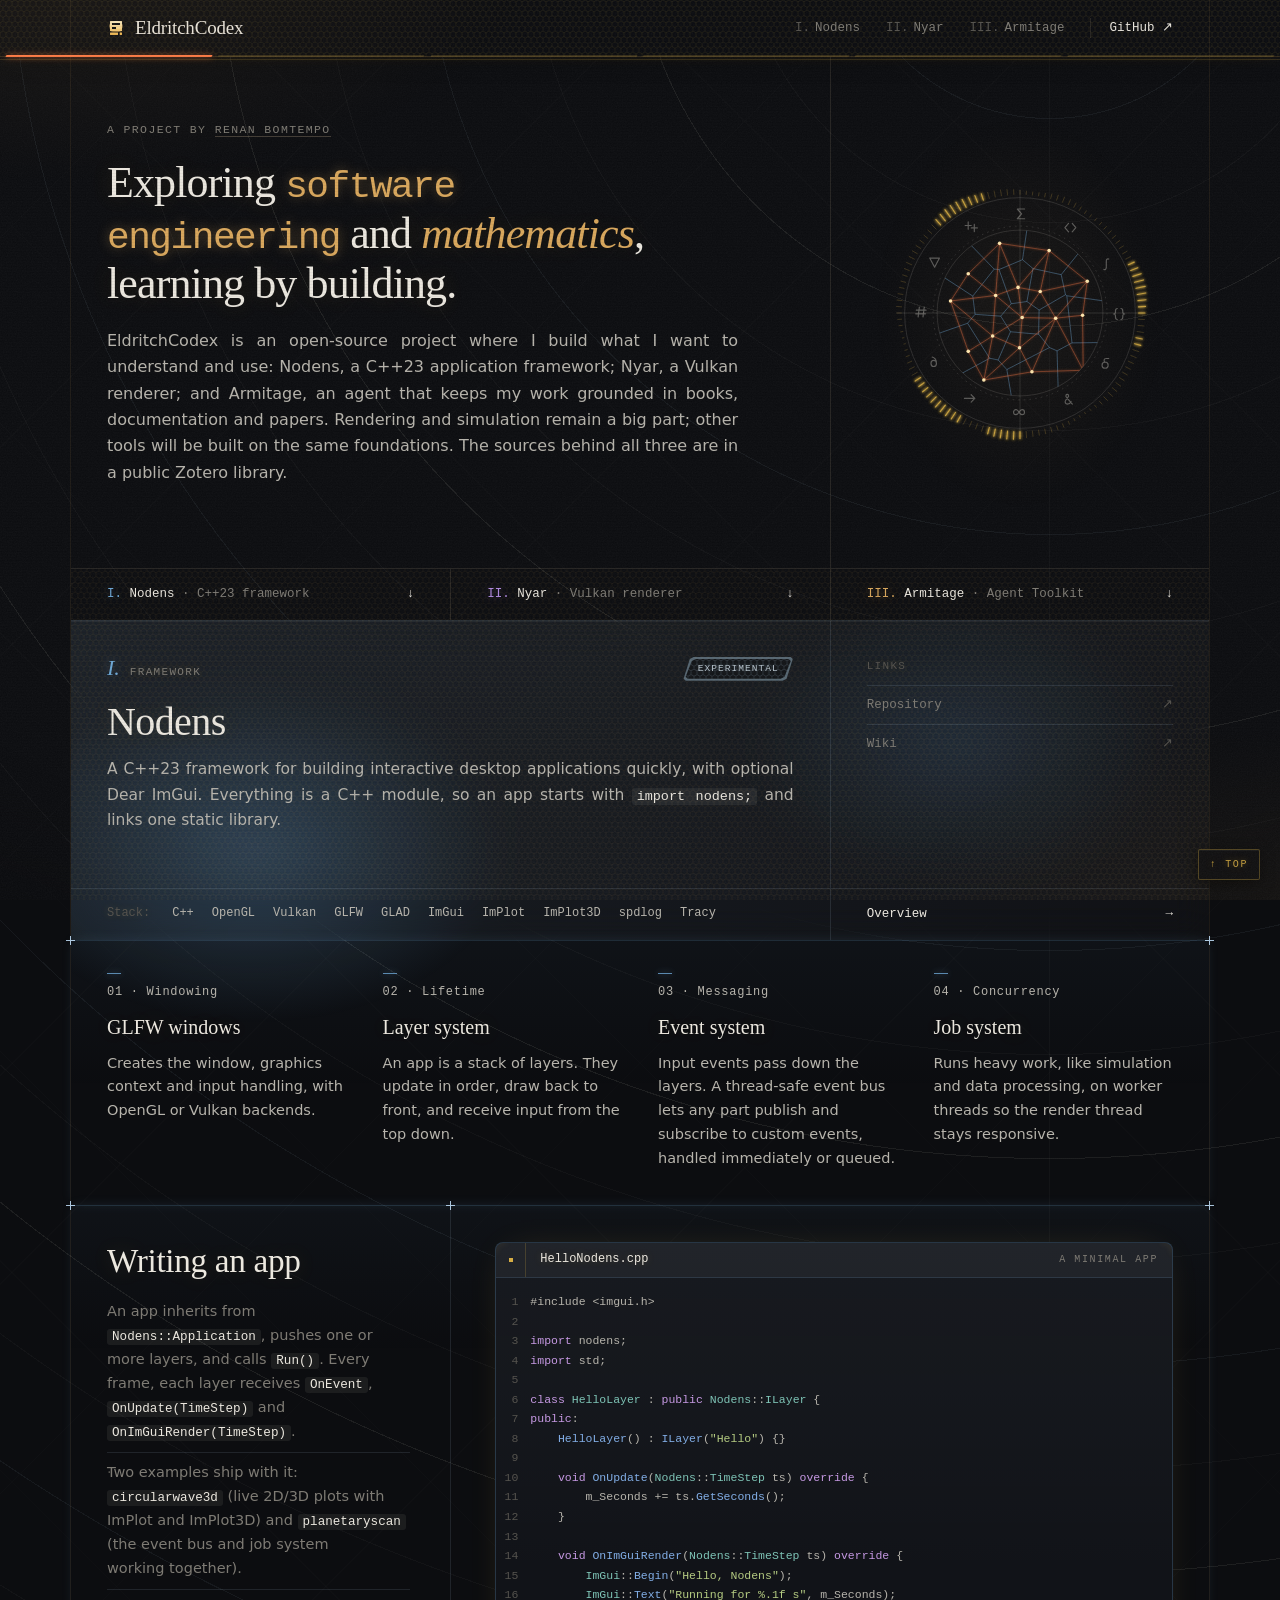
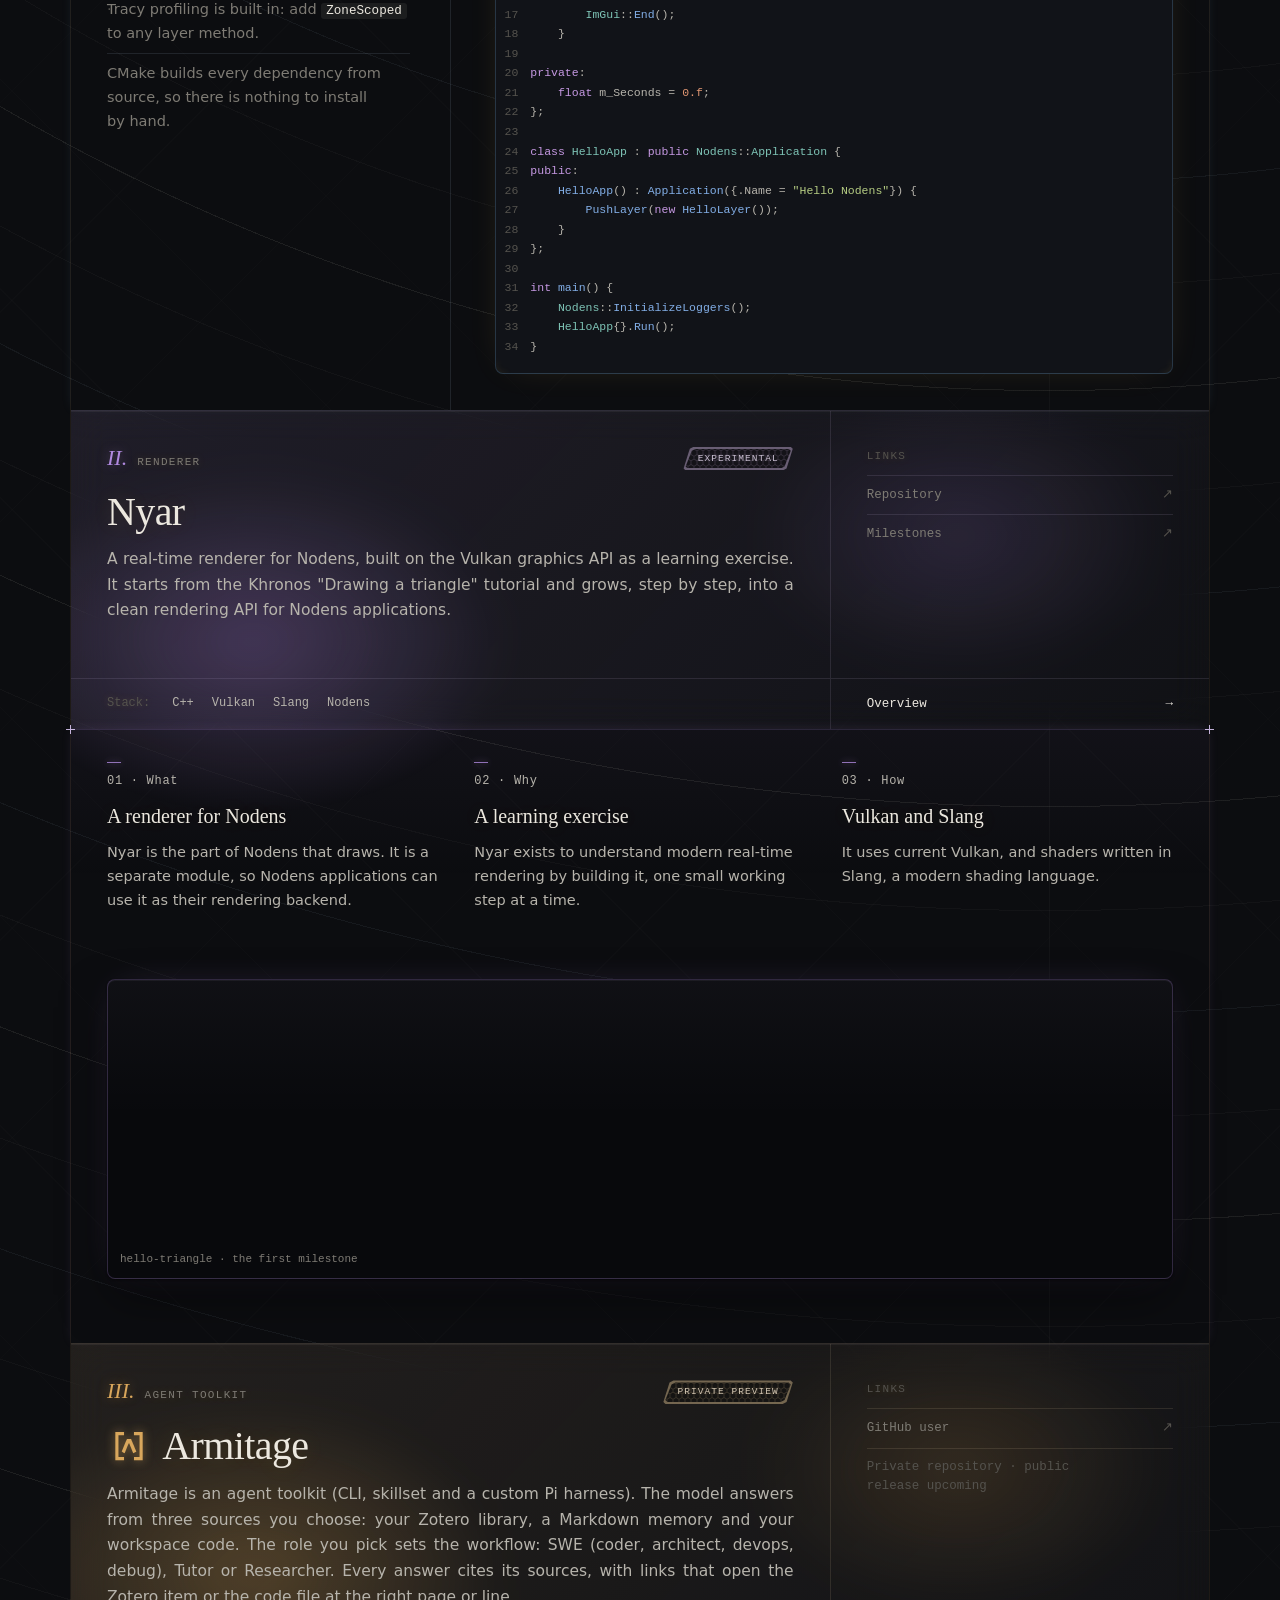
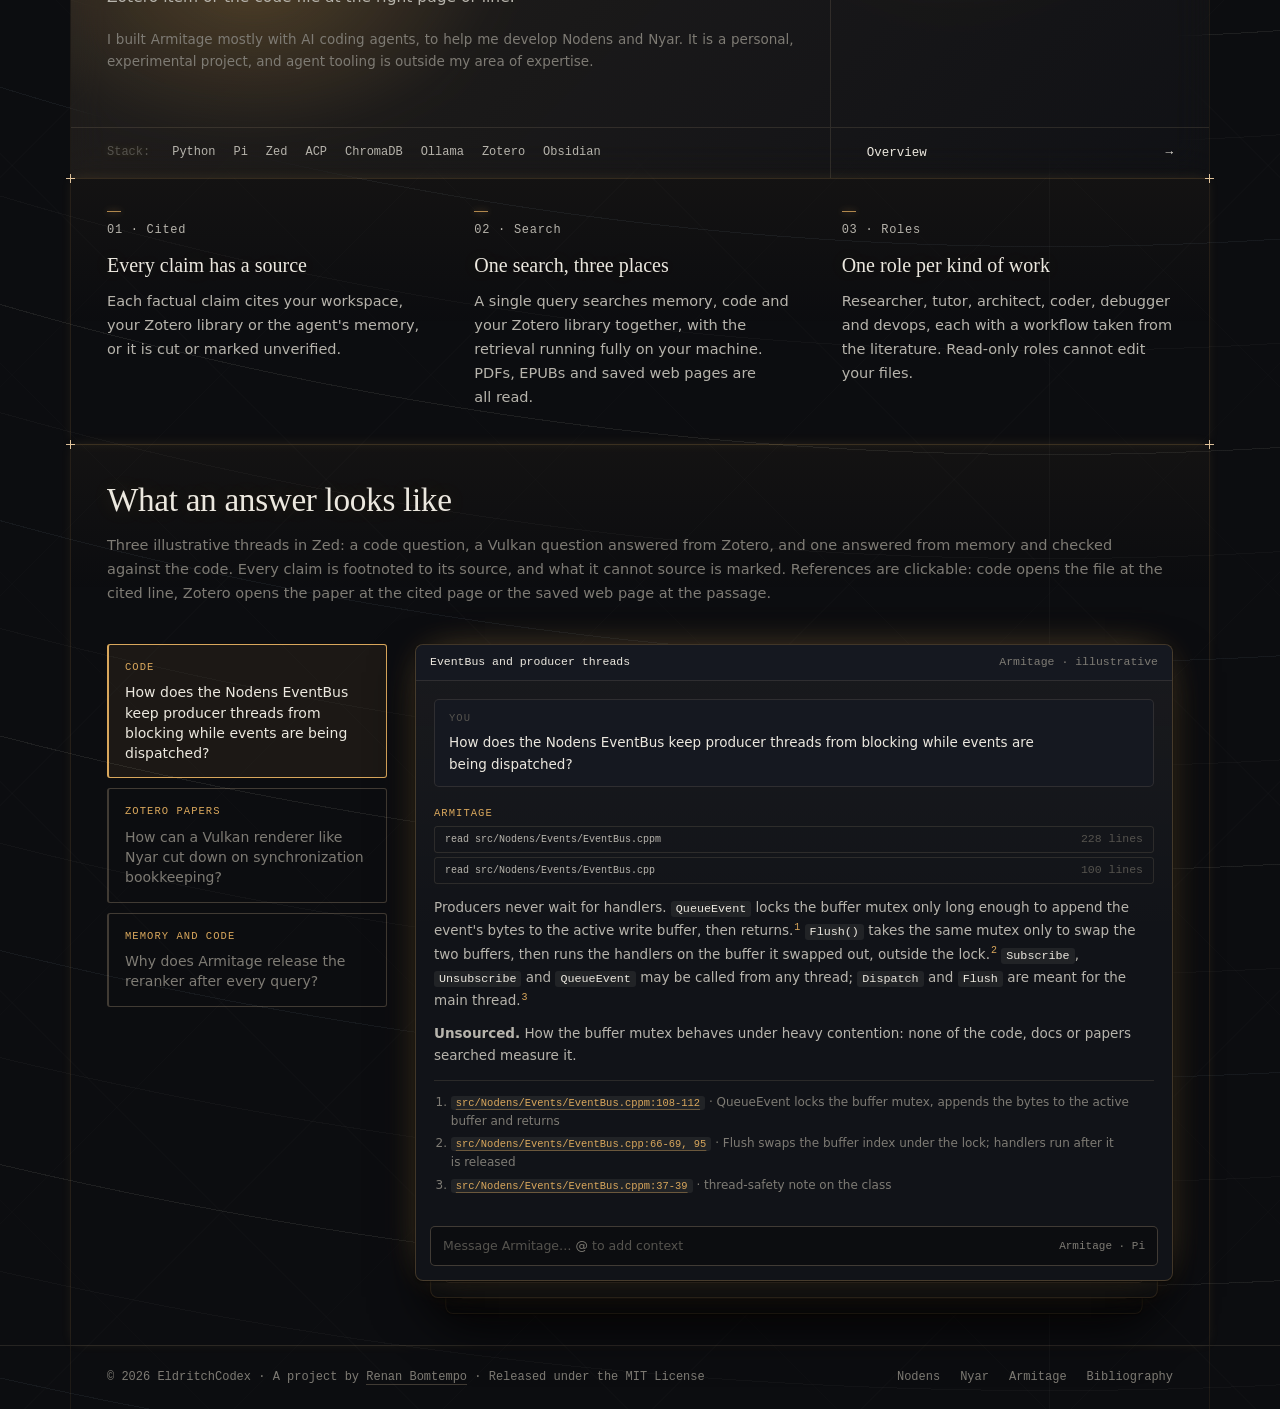
<file: index.html>
<!DOCTYPE html>
<html lang="en">

<head>
    <meta charset="UTF-8" />
    <meta name="viewport" content="width=device-width, initial-scale=1.0" />

    <!-- Security: restrict what the page can load; GitHub Pages cannot set response headers. -->
    <meta http-equiv="Content-Security-Policy"
        content="default-src 'self'; script-src 'self' https://www.googletagmanager.com; style-src 'self' https://fonts.googleapis.com; font-src https://fonts.gstatic.com; img-src 'self' data: https://*.doubleclick.net https://www.google.com.br https://www.googletagmanager.com https://*.google-analytics.com https://*.analytics.google.com https://analytics.google.com https://www.google.com; connect-src 'self' https://*.doubleclick.net https://www.google.com.br https://*.google-analytics.com https://*.analytics.google.com https://analytics.google.com https://*.googletagmanager.com https://www.google.com; frame-src https://www.googletagmanager.com; object-src 'none'; base-uri 'self'; form-action 'none'">
    <meta name="referrer" content="strict-origin-when-cross-origin">

    <script src="js/gtm.js?v=89" defer></script>

    <link rel="preconnect" href="https://fonts.googleapis.com">
    <link rel="preconnect" href="https://fonts.gstatic.com" crossorigin>
    <link href="https://fonts.googleapis.com/css2?family=Fraunces:ital,opsz,wght@0,9..144,300..600;1,9..144,300..600&family=IBM+Plex+Mono:wght@400;500&family=IBM+Plex+Sans:wght@400;500&display=swap"
        rel="stylesheet" media="print" id="google-fonts">
    <noscript><link href="https://fonts.googleapis.com/css2?family=Fraunces:ital,opsz,wght@0,9..144,300..600;1,9..144,300..600&family=IBM+Plex+Mono:wght@400;500&family=IBM+Plex+Sans:wght@400;500&display=swap" rel="stylesheet"></noscript>
    <link rel="stylesheet" href="css/style.css?v=89">
    <link rel="stylesheet" href="css/vfd.css?v=89">
    <link rel="icon" href="assets/favicon.svg" type="image/svg+xml">

    <title>EldritchCodex</title>
    <meta name="author" content="Renan Bomtempo">
    <meta name="description"
        content="Open-source projects by Renan Bomtempo: Nodens, a C++23 application framework; Nyar, a Vulkan renderer; and Armitage, a source-grounded agent toolkit.">
    <link rel="canonical" href="https://eldritchcodex.com/">
    <meta name="robots" content="index, follow, max-image-preview:large">
    <meta property="og:title" content="EldritchCodex" />
    <meta property="og:description"
        content="Open-source projects by Renan Bomtempo: Nodens, a C++23 application framework; Nyar, a Vulkan renderer; and Armitage, a source-grounded agent toolkit." />
    <meta property="og:url" content="https://eldritchcodex.com/" />
    <meta property="og:type" content="website" />
    <meta property="og:site_name" content="EldritchCodex" />
    <meta property="og:locale" content="en" />
    <meta property="og:image" content="https://eldritchcodex.com/assets/og-card.png" />
    <meta property="og:image:type" content="image/png" />
    <meta property="og:image:width" content="1200" />
    <meta property="og:image:height" content="630" />
    <meta property="og:image:alt"
        content="EldritchCodex: exploring software engineering and mathematics, learning by building." />
    <meta name="twitter:card" content="summary_large_image" />
    <meta name="twitter:title" content="EldritchCodex" />
    <meta name="twitter:description"
        content="Open-source projects by Renan Bomtempo: Nodens, a C++23 application framework; Nyar, a Vulkan renderer; and Armitage, a source-grounded agent toolkit." />
    <meta name="twitter:image" content="https://eldritchcodex.com/assets/og-card.png" />
    <meta name="twitter:image:alt"
        content="EldritchCodex: exploring software engineering and mathematics, learning by building." />
    <meta name="theme-color" content="#0c0d10">
    <script type="application/ld+json">
    {
      "@context": "https://schema.org",
      "@graph": [
        {
          "@type": "WebSite",
          "@id": "https://eldritchcodex.com/#website",
          "url": "https://eldritchcodex.com/",
          "name": "EldritchCodex",
          "description": "Open-source projects by Renan Bomtempo: Nodens, a C++23 application framework; Nyar, a Vulkan renderer; and Armitage, a source-grounded agent toolkit.",
          "inLanguage": "en",
          "author": { "@id": "https://eldritchcodex.com/#person" },
          "hasPart": [
            { "@id": "https://eldritchcodex.com/nodens/" },
            { "@id": "https://eldritchcodex.com/nyar/" },
            { "@id": "https://eldritchcodex.com/armitage/" }
          ]
        },
        {
          "@type": "Person",
          "@id": "https://eldritchcodex.com/#person",
          "name": "Renan Bomtempo",
          "url": "https://renanbomtempo.me/"
        },
        {
          "@type": "SoftwareSourceCode",
          "@id": "https://eldritchcodex.com/nodens/",
          "name": "Nodens",
          "description": "Module-first C++23 desktop application framework with layers, an event bus, a job system and ImGui.",
          "programmingLanguage": "C++",
          "url": "https://eldritchcodex.com/nodens/",
          "author": { "@id": "https://eldritchcodex.com/#person" },
          "isPartOf": { "@id": "https://eldritchcodex.com/#website" }
        },
        {
          "@type": "SoftwareSourceCode",
          "@id": "https://eldritchcodex.com/nyar/",
          "name": "Nyar",
          "description": "Real-time Vulkan renderer designed as a separate module for Nodens, using Slang shaders.",
          "programmingLanguage": "C++",
          "url": "https://eldritchcodex.com/nyar/",
          "author": { "@id": "https://eldritchcodex.com/#person" },
          "isPartOf": { "@id": "https://eldritchcodex.com/#website" }
        },
        {
          "@type": "SoftwareSourceCode",
          "@id": "https://eldritchcodex.com/armitage/",
          "name": "Armitage",
          "description": "An agent toolkit (CLI, skillset and custom Pi harness) that answers from your Zotero library, a Markdown memory and your workspace code, and cites each source.",
          "programmingLanguage": "Python",
          "url": "https://eldritchcodex.com/armitage/",
          "author": { "@id": "https://eldritchcodex.com/#person" },
          "isPartOf": { "@id": "https://eldritchcodex.com/#website" }
        }
      ]
    }
    </script>

</head>

<body>

    <!-- Google Tag Manager (noscript) -->
    <noscript><iframe src="https://www.googletagmanager.com/ns.html?id=GTM-PJDK65KS" height="0" width="0"
            style="display:none;visibility:hidden"></iframe></noscript>
    <!-- End Google Tag Manager (noscript) -->

    <header class="site-header">
        <div class="header-inner">
            <a class="wordmark" href="./">
                <svg viewBox="190 145 640 720" fill="currentColor" aria-hidden="true">
                    <path fill-rule="evenodd"
                        d="M240 195 Q512 167 784 195 Q819 420 784 647 Q512 675 240 647 Q205 420 240 195 Z M324 281 Q512 270 700 281 L704 375 Q512 372 320 375 Z M320 469 Q416 472 512 469 L512 566 Q416 566 324 562 Z" />
                    <path d="M240 738h363v90H240zM693 738h90v90h-90z" />
                </svg>
                EldritchCodex
            </a>
            <nav class="nav" aria-label="Primary">
                <a href="nodens/"><span class="num">I.</span>Nodens</a>
                <a href="nyar/"><span class="num">II.</span>Nyar</a>
                <a href="armitage/"><span class="num">III.</span>Armitage</a>
                <a class="ext hide-sm" href="https://github.com/eldritch-codex" target="_blank" rel="noopener">GitHub
                    ↗</a>
            </nav>
        </div>
    </header>

    <main class="wrap" id="top">

        <section class="row row--first">
            <div class="cell col-8 hero-copy">
                <div class="kicker">A project by <a href="https://renanbomtempo.me" target="_blank" rel="noopener">Renan
                        Bomtempo</a></div>
                <h1><span class="sr-only">EldritchCodex: </span>Exploring <span class="mono-word">software engineering</span>
                    and <em>mathematics</em>,<br>learning by building.
                </h1>
                <p>
                    EldritchCodex is an open-source project where I build what I want to understand and use: Nodens, a
                    C++23 application framework; Nyar, a Vulkan renderer; and Armitage, an agent that keeps my
                    work grounded in books, documentation and papers. Rendering and simulation remain a big part;
                    other tools will be built on the same foundations. The sources behind all three are in a
                    <a href="https://www.zotero.org/groups/6489354/eldritchcodex" target="_blank" rel="noopener">public Zotero library</a>.
                </p>
            </div>

            <div class="cell col-4 hero-art" aria-hidden="true">
                <svg class="astrolabe" viewBox="0 0 320 320" fill="none">
                    <g class="s-ink16" stroke-width="1">
                        <circle cx="160" cy="160" r="142" />
                        <circle cx="160" cy="160" r="102" />
                        <line x1="160" y1="8" x2="160" y2="312" />
                        <line x1="8" y1="160" x2="312" y2="160" />
                    </g>
                    <g class="spin-ring s-ink16" stroke-width="1">
                        <circle cx="160" cy="160" r="107" stroke-dasharray="2 5" />
                    </g>
                    <g id="astro-glyphs" class="s-ink35" stroke-width="1.9" stroke-linecap="round" stroke-linejoin="round">
                        <path data-c="12 12" transform="translate(160.0 38.0) scale(0.75) translate(-12 -12)" d="M18 4H6l7 8-7 8h12" />
                        <path data-c="12 12" transform="translate(221.0 54.4) scale(0.75) translate(-12 -12)" d="M9 5l-6 7 6 7M15 5l6 7-6 7" />
                        <path data-c="11 12" transform="translate(265.6 99.0) scale(0.75) translate(-11 -12)" d="M15 3.5c-2.5-1-4 .8-4 3.5v10c0 2.7-1.5 4.5-4 3.5" />
                        <path data-c="12 12" transform="translate(282.0 160.0) scale(0.75) translate(-12 -12)" d="M9 3c-3 0-3 2-3 4v2c0 2-1 3-3 3 2 0 3 1 3 3v2c0 2 0 4 3 4M15 3c3 0 3 2 3 4v2c0 2 1 3 3 3-2 0-3 1-3 3v2c0 2 0 4-3 4" />
                        <path data-c="12.5 12" transform="translate(265.6 221.0) scale(0.75) translate(-12.5 -12)" d="M12 10a5 5 0 1 0 0 10a5 5 0 1 0 0-10zM12 10C9.5 8 9.5 4 14 4h4" />
                        <path data-c="13.13 12" transform="translate(221.0 265.6) scale(0.75) translate(-13.13 -12)" d="M19 20L9.5 9C7.5 6.5 8.5 4 10.5 4s3.5 2.5 1.5 4.5L8.5 13C6 16 7.5 20 11 20c2.5 0 4.5-1.5 6-4.5" />
                        <path data-c="12 12" transform="translate(160.0 282.0) scale(0.75) translate(-12 -12)" d="M12 12c-2-3-3-4-5-4a4 4 0 0 0 0 8c2 0 3-1 5-4s3-4 5-4a4 4 0 0 1 0 8c-2 0-3-1-5-4z" />
                        <path data-c="11.5 12" transform="translate(99.0 265.6) scale(0.75) translate(-11.5 -12)" d="M3 12h17M14 6l6 6-6 6" />
                        <path data-c="11.5 12.25" transform="translate(54.4 221.0) scale(0.75) translate(-11.5 -12.25)" d="M11.5 10C14 10 16 12 16 15s-2 5-4.5 5S7 18 7 15s2-5 4.5-5zM16 15c0-6-3-9.5-7-10.5" />
                        <path data-c="11.5 12" transform="translate(38.0 160.0) scale(0.75) translate(-11.5 -12)" d="M9 4L7 20M17 4l-2 16M4 9h16M3 15h16" />
                        <path data-c="12 12.5" transform="translate(54.4 99.0) scale(0.75) translate(-12 -12.5)" d="M4 5h16l-8 15z" />
                        <path data-c="12 12" transform="translate(99.0 54.4) scale(0.75) translate(-12 -12)" d="M7 4v12M2 10h10M17 8v12M12 14h10" />
                    </g>
                    <filter id="astro-glow-soft" x="-30%" y="-30%" width="160%" height="160%"><feGaussianBlur stdDeviation="1" result="b"/><feMerge><feMergeNode in="b"/><feMergeNode in="SourceGraphic"/></feMerge></filter>
                    <filter id="astro-glow" x="-30%" y="-30%" width="160%" height="160%"><feGaussianBlur stdDeviation="1.8" result="b"/><feMerge><feMergeNode in="b"/><feMergeNode in="b"/><feMergeNode in="SourceGraphic"/></feMerge></filter>
                    <g transform="translate(160 160)"><path id="astro-sig" d="M146 0L152.8 0M108.5 97.7L113.9 102.6M103.2 103.2L108 108M97.7 108.5L102.1 113.4M91.9 113.5L96.3 118.9M85.8 118.1L90.4 124.4M52.3 136.3L54.8 142.8M45.1 138.9L46.8 144.1M37.8 141L38.9 145.2M30.4 142.8L31.1 146.2M22.8 144.2L23.3 147.4M15.3 145.2L15.6 148.5M7.6 145.8L7.8 149.3M0 146L0 149.6M-7.6 145.8L-7.8 149.3M-15.3 145.2L-15.6 148.5M-22.8 144.2L-23.3 147.4M-30.4 142.8L-31.1 146.2M-37.8 141L-38.9 145.2M-45.1 138.9L-46.8 144.1M-52.3 136.3L-54.8 142.8M-85.8 118.1L-90.4 124.4M-91.9 113.5L-96.3 118.9M-97.7 108.5L-102.1 113.4M-103.2 103.2L-108 108M-108.5 97.7L-113.9 102.6M-146 0L-152.7 0M-145.8 -7.6L-150.9 -7.9M-145.2 -15.3L-149 -15.7M-144.2 -22.8L-147.4 -23.3M-142.8 -30.4L-146 -31M-141 -37.8L-144.5 -38.7M-138.9 -45.1L-142.9 -46.4M-136.3 -52.3L-140.6 -54M-133.4 -59.4L-137.7 -61.3M-130.1 -66.3L-134.2 -68.4M-126.4 -73L-130.2 -75.2M-122.4 -79.5L-126.1 -81.9M-118.1 -85.8L-122 -88.6M-113.5 -91.9L-117.7 -95.3M-108.5 -97.7L-113.1 -101.8M-103.2 -103.2L-108 -108M-97.7 -108.5L-102.3 -113.6M-91.9 -113.5L-96 -118.5M-85.8 -118.1L-89.2 -122.8M-79.5 -122.4L-82.2 -126.6M-73 -126.4L-75.2 -130.3M-66.3 -130.1L-68.4 -134.2M-59.4 -133.4L-61.5 -138.2M-52.3 -136.3L-54.7 -142.4M52.3 -136.3L54.7 -142.4M59.4 -133.4L61.5 -138.2M66.3 -130.1L68.4 -134.2M73 -126.4L75.2 -130.3M79.5 -122.4L82.2 -126.6M85.8 -118.1L89.2 -122.8M91.9 -113.5L96 -118.5M97.7 -108.5L102.3 -113.6M103.2 -103.2L108 -108M108.5 -97.7L113.1 -101.8M113.5 -91.9L117.7 -95.3M118.1 -85.8L122 -88.6M122.4 -79.5L126.1 -81.9M126.4 -73L130.2 -75.2M130.1 -66.3L134.2 -68.4M133.4 -59.4L137.7 -61.3M136.3 -52.3L140.6 -54M138.9 -45.1L142.9 -46.4M141 -37.8L144.5 -38.7M142.8 -30.4L146 -31M144.2 -22.8L147.4 -23.3M145.2 -15.3L149 -15.7M145.8 -7.6L150.9 -7.9" stroke="rgba(246,198,74,0.2)" stroke-width="1.2" stroke-linecap="round" /><path id="astro-lit" d="M145.8 7.6L154.2 8.1M145.2 15.3L154.8 16.3M144.2 22.8L154.4 24.4M142.8 30.4L152.9 32.5M141 37.8L150.5 40.3M138.9 45.1L147.7 48M136.3 52.3L144.6 55.5M133.4 59.4L141.4 63M130.1 66.3L138 70.3M126.4 73L134.3 77.6M122.4 79.5L130.1 84.5M118.1 85.8L125.2 91M113.5 91.9L119.7 97M79.5 122.4L84.2 129.6M73 126.4L77.5 134.3M66.3 130.1L70.3 138M59.4 133.4L62.7 140.9M-59.4 133.4L-62.7 140.9M-66.3 130.1L-70.3 138M-73 126.4L-77.5 134.3M-79.5 122.4L-84.2 129.6M-113.5 91.9L-119.7 97M-118.1 85.8L-125.2 91M-122.4 79.5L-130.1 84.5M-126.4 73L-134.3 77.6M-130.1 66.3L-138 70.3M-133.4 59.4L-141.4 63M-136.3 52.3L-144.6 55.5M-138.9 45.1L-147.7 48M-141 37.8L-150.5 40.3M-142.8 30.4L-152.9 32.5M-144.2 22.8L-154.4 24.4M-145.2 15.3L-154.8 16.3M-145.8 7.6L-154.2 8.1M-45.1 -138.9L-47.6 -146.4M-37.8 -141L-40.2 -149.9M-30.4 -142.8L-32.4 -152.6M-22.8 -144.2L-24.4 -154.4M-15.3 -145.2L-16.3 -155.3M-7.6 -145.8L-8.2 -155.8M0 -146L0 -155.9M7.6 -145.8L8.2 -155.8M15.3 -145.2L16.3 -155.3M22.8 -144.2L24.4 -154.4M30.4 -142.8L32.4 -152.6M37.8 -141L40.2 -149.9M45.1 -138.9L47.6 -146.4" stroke="#f6c64a" stroke-width="1.4" stroke-linecap="round" filter="url(#astro-glow)" /></g>
                    <clipPath id="astro-clip"><circle cx="160" cy="160" r="102" /></clipPath>
                    <g clip-path="url(#astro-clip)">
                        <g transform="translate(160 160)">
                            <path id="astro-vor" d="M23.1 0L22.1 19.4M22.1 19.4L-14 24.3M-14 24.3L-27.2 4.9M-27.2 4.9L-11.2 -14.6M-11.2 -14.6L7.3 -14.1M7.3 -14.1L23.1 0M40.5 44.8L22.1 19.4M23.1 0L52.6 -17.5M52.6 -17.5L68.2 35.3M68.2 35.3L45.5 46.8M45.5 46.8L40.5 44.8M-20.4 58.1L-14 24.3M40.5 44.8L-13.4 66.5M-13.4 66.5L-20.4 58.1M-20.4 58.1L-44.4 54.1M-44.4 54.1L-66.6 15.2M-66.6 15.2L-55.9 3.5M-55.9 3.5L-27.2 4.9M-25 -51.2L-11.2 -14.6M-55.9 3.5L-60.2 -24.8M-60.2 -24.8L-28.7 -51.5M-28.7 -51.5L-25 -51.2M23.3 -51.4L7.3 -14.1M-25 -51.2L1.4 -68M1.4 -68L23.3 -51.4M57.6 -27L52.6 -17.5M23.3 -51.4L51.6 -47.7M51.6 -47.7L57.6 -27M228 26.5L68.2 35.3M57.6 -27L228 26.5M76.1 400L45.5 46.8M228 26.5L400 40.7M10.2 400L-13.4 66.5M-400 346.3L-44.4 54.1M-400 98.3L-66.6 15.2M-400 -254.3L-60.2 -24.8M-381.2 -400L-28.7 -51.5M25 -400L1.4 -68M298.5 -400L51.6 -47.7" stroke="rgba(110,168,214,0.5)" stroke-width="1" />
                            <path id="astro-del" d="M0 6L45.5 8.4M0 6L4.4 38.3M0 6L-36.2 30.6M0 6L-33.6 -21.5M0 6L1.1 -34.6M0 6L26.5 -23.7M45.5 8.4L4.4 38.3M45.5 8.4L26.5 -23.7M45.5 8.4L72.7 0.4M45.5 8.4L76.5 69.6M45.5 8.4L19 74.6M4.4 38.3L-36.2 30.6M4.4 38.3L19 74.6M4.4 38.3L-44.3 79M-36.2 30.6L-44.3 79M-36.2 30.6L-68.9 49.2M-36.2 30.6L-84.5 -13.8M-36.2 30.6L-33.6 -21.5M-33.6 -21.5L1.1 -34.6M-33.6 -21.5L-84.5 -13.8M-33.6 -21.5L-59.1 -51.5M-33.6 -21.5L-29.1 -81.8M1.1 -34.6L26.5 -23.7M1.1 -34.6L-29.1 -81.8M1.1 -34.6L33.5 -77.4M26.5 -23.7L72.7 0.4M26.5 -23.7L33.5 -77.4M26.5 -23.7L85.6 -40.9M72.7 0.4L76.5 69.6M72.7 0.4L85.6 -40.9M76.5 69.6L19 74.6M76.5 69.6L85.6 -40.9M19 74.6L-44.3 79M-44.3 79L-68.9 49.2M-68.9 49.2L-84.5 -13.8M-84.5 -13.8L-59.1 -51.5M-59.1 -51.5L-29.1 -81.8M-29.1 -81.8L33.5 -77.4M33.5 -77.4L85.6 -40.9" stroke="rgba(255,122,69,0.45)" stroke-width="1" filter="url(#astro-glow-soft)" />
                            <g id="astro-sites" fill="#ffe9b0" stroke="none"><circle cx="0" cy="6" r="2.2" /><circle cx="45.5" cy="8.4" r="2.2" /><circle cx="4.4" cy="38.3" r="2.2" /><circle cx="-36.2" cy="30.6" r="2.2" /><circle cx="-33.6" cy="-21.5" r="2.2" /><circle cx="1.1" cy="-34.6" r="2.2" /><circle cx="26.5" cy="-23.7" r="2.2" /><circle cx="72.7" cy="0.4" r="2.2" /><circle cx="76.5" cy="69.6" r="2.2" /><circle cx="19.0" cy="74.6" r="2.2" /><circle cx="-44.3" cy="79.0" r="2.2" /><circle cx="-68.9" cy="49.2" r="2.2" /><circle cx="-84.5" cy="-13.8" r="2.2" /><circle cx="-59.1" cy="-51.5" r="2.2" /><circle cx="-29.1" cy="-81.8" r="2.2" /><circle cx="33.5" cy="-77.4" r="2.2" /><circle cx="85.6" cy="-40.9" r="2.2" /></g>
                        </g>
                    </g>
                </svg>
            </div>
            <nav class="hero-projects" aria-label="Projects">
                <a class="hero-project" data-tone="nodens" href="#nodens"><span><span class="hero-project-index">I.</span> Nodens<span class="hero-project-kind"> · C++23 framework</span></span><span aria-hidden="true">↓</span></a>
                <a class="hero-project" data-tone="nyar" href="#nyar"><span><span class="hero-project-index">II.</span> Nyar<span class="hero-project-kind"> · Vulkan renderer</span></span><span aria-hidden="true">↓</span></a>
                <a class="hero-project" data-tone="armitage" href="#armitage"><span><span class="hero-project-index">III.</span> Armitage<span class="hero-project-kind"> · Agent Toolkit</span></span><span aria-hidden="true">↓</span></a>
            </nav>
        </section>

        <article id="nodens" class="chapter" data-tone="nodens">
            <header class="row chapter-header">
                <div class="cell col-8 chapter-head">
                    <div class="chapter-kicker">
                        <span class="chapter-index"><span class="roman">I</span><span
                                class="chapter-label">FRAMEWORK</span></span>
                        <span class="tag">experimental</span>
                    </div>
                    <h2>
                        Nodens
                    </h2>
                    <p>
                        A C++23 framework for building interactive desktop applications quickly, with optional Dear
                        ImGui. Everything is a C++ module, so an app starts with <code>import nodens;</code> and links
                        one static library.
                    </p>
                </div>
                <div class="chapter-stack dep-strip">
                    <span class="label">Stack:</span>
                    <a href="https://en.cppreference.com/w/cpp/23" target="_blank" rel="noopener">C++</a>
                    <a href="https://www.opengl.org/" target="_blank" rel="noopener">OpenGL</a>
                    <a href="https://www.vulkan.org/" target="_blank" rel="noopener">Vulkan</a>
                    <a href="https://www.glfw.org/" target="_blank" rel="noopener">GLFW</a>
                    <a href="https://glad.dav1d.de/" target="_blank" rel="noopener">GLAD</a>
                    <a href="https://github.com/ocornut/imgui" target="_blank" rel="noopener">ImGui</a>
                    <a href="https://github.com/epezent/implot" target="_blank" rel="noopener">ImPlot</a>
                    <a href="https://github.com/brenocq/implot3d" target="_blank" rel="noopener">ImPlot3D</a>
                    <a href="https://github.com/gabime/spdlog" target="_blank" rel="noopener">spdlog</a>
                    <a href="https://github.com/wolfpld/tracy" target="_blank" rel="noopener">Tracy</a>
                </div>
                <aside class="cell col-4 chapter-aside" aria-label="Nodens links">
                    <span class="aside-label">Links</span>
                    <ul class="chapter-links">
                        <li><a href="https://github.com/eldritch-codex/nodens" target="_blank"
                                rel="noopener">Repository</a></li>
                        <li><a href="https://github.com/eldritch-codex/nodens/wiki" target="_blank"
                                rel="noopener">Wiki</a></li>
                    </ul>
                </aside>
                <a class="chapter-cta" href="nodens/" aria-label="Read the Nodens overview">Overview <span aria-hidden="true">→</span></a>
            </header>

            <section class="sect sect--bare">
                <div class="sect-body">
                    <ul class="items">
                        <li><span class="item-idx">01 · Windowing</span>
                            <div>
                                <h4 aria-level="3">GLFW windows</h4>
                                <p>Creates the window, graphics context and input handling, with OpenGL or Vulkan
                                    backends.</p>
                            </div>
                        </li>
                        <li><span class="item-idx">02 · Lifetime</span>
                            <div>
                                <h4>Layer system</h4>
                                <p>An app is a stack of layers. They update in order, draw back to front, and receive
                                    input from the
                                    top down.</p>
                            </div>
                        </li>
                        <li><span class="item-idx">03 · Messaging</span>
                            <div>
                                <h4>Event system</h4>
                                <p>Input events pass down the layers. A thread-safe event bus lets any part publish and
                                    subscribe to
                                    custom events, handled immediately or queued.</p>
                            </div>
                        </li>
                        <li><span class="item-idx">04 · Concurrency</span>
                            <div>
                                <h4>Job system</h4>
                                <p>Runs heavy work, like simulation and data processing, on worker threads so the render
                                    thread
                                    stays responsive.</p>
                            </div>
                        </li>
                    </ul>
                </div>
            </section>

            <section class="sect">
                <div class="sect-intro">
                    <h3>Writing an app</h3>
                    <ul class="notes">
                        <li>An app inherits from <code>Nodens::Application</code>, pushes one or more layers, and calls
                            <code>Run()</code>. Every frame, each layer receives <code>OnEvent</code>,
                            <code>OnUpdate(TimeStep)</code> and <code>OnImGuiRender(TimeStep)</code>.
                        </li>
                        <li>Two examples ship with it: <code>circularwave3d</code> (live 2D/3D plots with ImPlot and
                            ImPlot3D) and <code>planetaryscan</code> (the event bus and job system working together).
                        </li>
                        <li>Tracy profiling is built in: add <code>ZoneScoped</code> to any layer method.</li>
                        <li>CMake builds every dependency from source, so there is nothing to install by hand.</li>
                    </ul>
                </div>
                <div class="sect-body">
                    <figure class="figure" data-tabgroup="">
                        <figcaption class="figure-bar">
                            <span class="figure-file">HelloNodens.cpp</span>
                            <span>a minimal app</span>
                        </figcaption>
                        <pre class="code" data-src="nodens-app"></pre>
                    </figure>
                </div>
            </section>
        </article>

        <article id="nyar" class="chapter" data-tone="nyar">
            <header class="row chapter-header">
                <div class="cell col-8 chapter-head">
                    <div class="chapter-kicker">
                        <span class="chapter-index"><span class="roman">II</span><span
                                class="chapter-label">RENDERER</span></span>
                        <span class="tag">experimental</span>
                    </div>
                    <h2>
                        Nyar
                    </h2>
                    <p>
                        A real-time renderer for Nodens, built on the Vulkan graphics API as a learning exercise. It
                        starts from the Khronos "Drawing a triangle" tutorial and grows, step by step, into a clean
                        rendering API for Nodens applications.
                    </p>
                </div>
                <div class="chapter-stack dep-strip">
                    <span class="label">Stack:</span>
                    <a href="https://en.cppreference.com/w/cpp/23" target="_blank" rel="noopener">C++</a>
                    <a href="https://docs.vulkan.org/spec/latest/index.html" target="_blank" rel="noopener">Vulkan</a>
                    <a href="https://github.com/shader-slang/slang" target="_blank" rel="noopener">Slang</a>
                    <a href="https://github.com/eldritch-codex/nodens" target="_blank" rel="noopener">Nodens</a>
                </div>
                <aside class="cell col-4 chapter-aside" aria-label="Nyar links">
                    <span class="aside-label">Links</span>
                    <ul class="chapter-links">
                        <li><a href="https://github.com/eldritch-codex/nyar" target="_blank"
                                rel="noopener">Repository</a></li>
                        <li><a href="https://github.com/eldritch-codex/nyar/milestones" target="_blank"
                                rel="noopener">Milestones</a></li>
                    </ul>
                </aside>
                <a class="chapter-cta" href="nyar/" aria-label="Read the Nyar overview">Overview <span aria-hidden="true">→</span></a>
            </header>

            <section class="sect sect--bare">
                <div class="sect-body">
                    <ul class="items">
                        <li><span class="item-idx">01 · What</span>
                            <div>
                                <h4 aria-level="3">A renderer for Nodens</h4>
                                <p>Nyar is the part of Nodens that draws. It is a separate module, so Nodens
                                    applications can use it as their rendering backend.</p>
                            </div>
                        </li>
                        <li><span class="item-idx">02 · Why</span>
                            <div>
                                <h4>A learning exercise</h4>
                                <p>Nyar exists to understand modern real-time rendering by building it, one small
                                    working step at a time.</p>
                            </div>
                        </li>
                        <li><span class="item-idx">03 · How</span>
                            <div>
                                <h4>Vulkan and Slang</h4>
                                <p>It uses current Vulkan, and shaders written in Slang, a modern shading language.</p>
                            </div>
                        </li>
                    </ul>
                    <div class="row">
                        <div class="cell">
                            <div class="stage-box">
                                <canvas id="triangle" aria-label="Live triangle preview"></canvas>
                                <div class="stage-caption">
                                    <span>hello-triangle · the first milestone</span>
                                    <span id="fps"></span>
                                </div>
                            </div>
                        </div>
                    </div>
                </div>
            </section>
        </article>

        <article id="armitage" class="chapter" data-tone="armitage">
            <header class="row chapter-header">
                <div class="cell col-8 chapter-head">
                    <div class="chapter-kicker">
                        <span class="chapter-index"><span class="roman">III</span><span class="chapter-label">AGENT
                                TOOLKIT</span></span>
                        <span class="tag">private preview</span>
                    </div>
                    <h2 class="has-mark">
                        <svg class="chapter-mark" viewBox="0 0 16 16" fill="none" aria-hidden="true">
                            <g transform="translate(2.5 13.5) scale(0.0044 -0.0044)" fill="currentColor">
                                <path
                                    d="M120 1240 l0 -1160 360 0 360 0 0 130 0 130 -230 0 -230 0 0 900 0 900 230 0 230 0 0 130 0 130 -360 0 -360 0 0 -1160z M1660 2270 l0 -130 230 0 230 0 0 -900 0 -900 -227 -2 -228 -3 -3 -127 -3 -128 361 0 360 0 0 1160 0 1160 -360 0 -360 0 0 -130z M1072 1813 c-21 -40 -422 -1010 -422 -1020 0 -15 232 -145 241 -135 4 4 69 158 144 342 75 184 150 368 167 408 28 68 49 88 61 60 96 -241 330 -805 336 -811 5 -5 233 107 259 128 1 1 -93 231 -209 511 -116 280 -213 515 -216 522 -4 9 -49 12 -179 12 -155 0 -174 -2 -182 -17z" />
                            </g>
                        </svg>
                        Armitage
                    </h2>
                    <p>
                        Armitage is an agent toolkit (CLI, skillset and a custom Pi harness). The model answers from three sources you choose: your Zotero library, a Markdown memory and your workspace code. The role you pick sets the workflow: SWE (coder, architect, devops, debug), Tutor or Researcher. Every answer cites its sources, with links that open the Zotero item or the code file at the right page or line.
                    </p>
                    <p class="chapter-note">
                        I built Armitage mostly with AI coding agents, to help me develop Nodens and Nyar. It is a
                        personal, experimental project, and agent tooling is outside my area of expertise.
                    </p>
                </div>
                <div class="chapter-stack dep-strip">
                    <span class="label">Stack:</span>
                    <a href="https://www.python.org/" target="_blank" rel="noopener">Python</a>
                    <a href="https://github.com/earendil-works/pi" target="_blank" rel="noopener">Pi</a>
                    <a href="https://zed.dev/" target="_blank" rel="noopener">Zed</a>
                    <a href="https://agentclientprotocol.com/" target="_blank" rel="noopener">ACP</a>
                    <a href="https://docs.trychroma.com/" target="_blank" rel="noopener">ChromaDB</a>
                    <a href="https://ollama.com/" target="_blank" rel="noopener">Ollama</a>
                    <a href="https://www.zotero.org/" target="_blank" rel="noopener">Zotero</a>
                    <a href="https://obsidian.md/" target="_blank" rel="noopener">Obsidian</a>
                </div>
                <aside class="cell col-4 chapter-aside" aria-label="Armitage links">
                    <span class="aside-label">Links</span>
                    <ul class="chapter-links">
                        <li><a href="https://github.com/armitage-agent" target="_blank"
                                rel="noopener">GitHub user</a></li>
                        <li class="is-note">Private repository · public release upcoming</li>
                    </ul>
                </aside>
                <a class="chapter-cta" href="armitage/" aria-label="Read the Armitage overview">Overview <span aria-hidden="true">→</span></a>
            </header>

            <section class="sect sect--bare">
                <div class="sect-body">
                    <ul class="items">
                        <li><span class="item-idx">01 · Cited</span>
                            <div>
                                <h4 aria-level="3">Every claim has a source</h4>
                                <p>Each factual claim cites your workspace, your Zotero library or the agent's memory,
                                    or it is cut or marked unverified.</p>
                            </div>
                        </li>
                        <li><span class="item-idx">02 · Search</span>
                            <div>
                                <h4>One search, three places</h4>
                                <p>A single query searches memory, code and your Zotero library together, with the
                                    retrieval running fully on your machine. PDFs, EPUBs and saved web pages are all
                                    read.</p>
                            </div>
                        </li>
                        <li><span class="item-idx">03 · Roles</span>
                            <div>
                                <h4>One role per kind of work</h4>
                                <p>Researcher, tutor, architect, coder, debugger and devops, each with a workflow taken
                                    from the literature. Read-only roles cannot edit your files.
                                </p>
                            </div>
                        </li>
                    </ul>
                </div>
            </section>

            <section class="sect sect--stack">
                <div class="sect-intro">
                    <h3>What an answer looks like</h3>
                    <p>Three illustrative threads in Zed: a code question, a Vulkan question answered from Zotero,
                        and one answered from memory and checked against the code. Every claim is footnoted to its
                        source, and what it cannot source is marked. References are clickable: code opens the file
                        at the cited line, Zotero opens the paper at the cited page or the saved web page at the
                        passage.</p>
                </div>
                <div class="sect-body">
                    <div class="zed-wrap">
                        <div class="zed-layout">
                            <ol aria-label="Choose a question" class="zed-list" hidden="">
                                <li><button aria-pressed="true" type="button">
                                        <span class="zed-source">Code</span>
                                        <span class="zed-q">How does the Nodens EventBus keep producer threads from
                                            blocking while events are being dispatched?</span>
                                    </button></li>
                                <li><button aria-pressed="false" type="button">
                                        <span class="zed-source">Zotero papers</span>
                                        <span class="zed-q">How can a Vulkan renderer like Nyar cut down on
                                            synchronization bookkeeping?</span>
                                    </button></li>
                                <li><button aria-pressed="false" type="button">
                                        <span class="zed-source">Memory and code</span>
                                        <span class="zed-q">Why does Armitage release the reranker after every
                                            query?</span>
                                    </button></li>
                            </ol>
                            <div class="zed-deck" id="zed-deck">
                                <article aria-label="Example 1 of 3: the Nodens EventBus" class="zed">
                                    <div class="zed-bar">
                                        <span class="zed-title">EventBus and producer threads</span>
                                        <span class="zed-meta">Armitage · illustrative</span>
                                    </div>
                                    <div class="zed-thread">
                                        <div class="zed-user">
                                            <span class="zed-role">You</span>
                                            <p>How does the Nodens EventBus keep producer threads from blocking while
                                                events
                                                are being dispatched?</p>
                                        </div>
                                        <div class="zed-agent">
                                            <span class="zed-role">Armitage</span>
                                            <ul class="zed-tools">
                                                <li><code>read src/Nodens/Events/EventBus.cppm</code><span>228
                                                        lines</span></li>
                                                <li><code>read src/Nodens/Events/EventBus.cpp</code><span>100
                                                        lines</span></li>
                                            </ul>
                                            <p>Producers never wait for handlers. <code>QueueEvent</code> locks the buffer
                                                mutex only long enough to append the event's bytes to the active
                                                write buffer, then returns.<sup class="zed-fn">1</sup>
                                                <code>Flush()</code> takes the same mutex only to
                                                swap the two buffers, then runs the handlers on the buffer it swapped
                                                out, outside
                                                the lock.<sup class="zed-fn">2</sup> <code>Subscribe</code>,
                                                <code>Unsubscribe</code> and <code>QueueEvent</code> may be called from
                                                any
                                                thread; <code>Dispatch</code> and <code>Flush</code> are meant for the
                                                main
                                                thread.<sup class="zed-fn">3</sup>
                                            </p>
                                            <p><strong>Unsourced.</strong> How the buffer mutex behaves under
                                                heavy
                                                contention: none of the code, docs or papers searched measure it.</p>
                                            <ol class="zed-notes">
                                                <li><code>src/Nodens/Events/EventBus.cppm:108-112</code> · QueueEvent locks
                                                    the
                                                    buffer mutex, appends the bytes to the active buffer and returns
                                                </li>
                                                <li><code>src/Nodens/Events/EventBus.cpp:66-69, 95</code> · Flush swaps the
                                                    buffer index under the lock; handlers run after it is released</li>
                                                <li><code>src/Nodens/Events/EventBus.cppm:37-39</code> · thread-safety note
                                                    on
                                                    the class</li>
                                            </ol>
                                        </div>
                                    </div>
                                    <div class="zed-input">
                                        <span>Message Armitage… <em>@</em> to add context</span>
                                        <span class="zed-model">Armitage · Pi</span>
                                    </div>
                                </article>
                                <article aria-label="Example 2 of 3: free Vulkan documentation in Zotero" class="zed">
                                    <div class="zed-bar">
                                        <span class="zed-title">Vulkan synchronization</span>
                                        <span class="zed-meta">Armitage · illustrative</span>
                                    </div>
                                    <div class="zed-thread">
                                        <div class="zed-user">
                                            <span class="zed-role">You</span>
                                            <p>How can a Vulkan renderer like Nyar cut down on synchronization
                                                bookkeeping?
                                            </p>
                                        </div>
                                        <div class="zed-agent">
                                            <span class="zed-role">Armitage</span>
                                            <ul class="zed-tools">
                                                <li><code>armitage zotero query "image layout transitions and pipeline
                                                        barriers with synchronization2" -c VZDLWHB2</code><span>5 passages
                                                        · 2
                                                        sources</span></li>
                                                <li><code>armitage zotero cite 4YKVG2VK -q
                                                        "Synchronization2 keeps the full barrier dependency in one struct"</code><span>verified · p. 103</span></li>
                                            </ul>
                                            <p>The SIGGRAPH 2026 Vulkan slides name three tools. Timeline semaphores let
                                                one
                                                semaphore stand for many increasing milestone values that the CPU and
                                                GPU
                                                can wait on, although swapchain acquire and present still use binary
                                                semaphores. Synchronization2, core since Vulkan 1.3, gives clearer
                                                dependency and submission structures. Unified image layouts mean fewer
                                                layout transitions.<sup class="zed-fn">1</sup> The Khronos Vulkan
                                                Tutorial
                                                shows the step they simplify: a pipeline barrier that commits an image
                                                layout transition to the command buffer together with its source and
                                                destination stages.<sup class="zed-fn">2</sup></p>
                                            <p><strong>Unsourced.</strong> How much these changes save: the slides
                                                present
                                                them as less bookkeeping, not as measured speedups.</p>
                                            <ol class="zed-notes">
                                                <li><code>How to Write a Vulkan Application in 2026 · pp. 101-104</code> ·
                                                    Potter et al. 2026, SIGGRAPH 2026 (Vulkan Documentation Project,
                                                    free online)</li>
                                                <li><code>Image Layout Transition · §46.1.14</code> · Khronos Vulkan
                                                    Tutorial, Barrier Execution and GPU Synchronization (free online)
                                                </li>
                                            </ol>
                                        </div>
                                    </div>
                                    <div class="zed-input">
                                        <span>Message Armitage… <em>@</em> to add context</span>
                                        <span class="zed-model">Armitage · Pi</span>
                                    </div>
                                </article>
                                <article aria-label="Example 3 of 3: memory checked against code" class="zed">
                                    <div class="zed-bar">
                                        <span class="zed-title">Why the reranker is released</span>
                                        <span class="zed-meta">Armitage · illustrative</span>
                                    </div>
                                    <div class="zed-thread">
                                        <div class="zed-user">
                                            <span class="zed-role">You</span>
                                            <p>Why does Armitage release the reranker after every query?</p>
                                        </div>
                                        <div class="zed-agent">
                                            <span class="zed-role">Armitage</span>
                                            <ul class="zed-tools">
                                                <li><code>armitage memory recall "reranker"</code><span>2 notes · both
                                                        stale</span></li>
                                                <li><code>armitage code symbol Reranker</code><span>1
                                                        definition</span></li>
                                                <li><code>armitage search "reranker keep_alive"</code><span>3
                                                        passages</span></li>
                                            </ul>
                                            <p>Memory has the answer but marks it stale, so I rechecked it against the
                                                docs
                                                and code, and it still holds. The reranker is loaded for one query and
                                                then
                                                released, and the query path unloads the embedding model first, so the
                                                two
                                                models never sit in VRAM together.<sup class="zed-fn">1</sup> In code,
                                                <code>Reranker</code> is a context manager whose <code>__exit__</code>
                                                calls
                                                <code>close()</code>,<sup class="zed-fn">2</sup> which moves the model
                                                off
                                                the GPU, empties the CUDA cache and logs the release.<sup
                                                    class="zed-fn">3</sup> The query embedding uses
                                                <code>keep_alive=0</code>, which is what unloads that model.<sup
                                                    class="zed-fn">4</sup>
                                            </p>
                                            <p><strong>Unsourced.</strong> How much VRAM the loaded reranker takes in
                                                total:
                                                the docs bound it but give no measured figure.</p>
                                            <ol class="zed-notes">
                                                <li><code>docs/03-retrieval-pipeline.md:208-211</code> · bounded VRAM:
                                                    reranker loaded for one query then released, embedding model
                                                    unloaded
                                                </li>
                                                <li><code>src/armitage_cli/retriever.py:203-208</code> · context manager;
                                                    __exit__ calls close()</li>
                                                <li><code>src/armitage_cli/retriever.py:302-317</code> · close() frees the
                                                    model
                                                    and the CUDA cache, then logs the release</li>
                                                <li><code>src/armitage_cli/retriever.py:392, 465</code> · embedding call
                                                    defaults to keep_alive=0</li>
                                            </ol>
                                        </div>
                                    </div>
                                    <div class="zed-input">
                                        <span>Message Armitage… <em>@</em> to add context</span>
                                        <span class="zed-model">Armitage · Pi</span>
                                    </div>
                                </article>
                            </div>
                        </div>
                    </div>
                </div>
            </section>
        </article>

    </main>

    <footer class="site-footer">
        <div class="wrap footer-inner">
            <span>© 2026 EldritchCodex · A project by <a href="https://renanbomtempo.me" target="_blank"
                    rel="noopener">Renan Bomtempo</a> · Released under the MIT License</span>
            <div class="footer-links">
                <a href="nodens/">Nodens</a>
                <a href="nyar/">Nyar</a>
                <a href="armitage/">Armitage</a>
                <a href="https://www.zotero.org/groups/6489354/eldritchcodex" target="_blank" rel="noopener">Bibliography</a>
            </div>
        </div>
    </footer>

    <a class="to-top" href="#top" aria-label="Back to top" title="Back to top">↑ TOP</a>

    <!-- Code & shell templates -->
    <script type="text/plain" id="src-nodens-app" data-lang="cpp">
#include <imgui.h>

import nodens;
import std;

class HelloLayer : public Nodens::ILayer {
public:
    HelloLayer() : ILayer("Hello") {}

    void OnUpdate(Nodens::TimeStep ts) override {
        m_Seconds += ts.GetSeconds();
    }

    void OnImGuiRender(Nodens::TimeStep ts) override {
        ImGui::Begin("Hello, Nodens");
        ImGui::Text("Running for %.1f s", m_Seconds);
        ImGui::End();
    }

private:
    float m_Seconds = 0.f;
};

class HelloApp : public Nodens::Application {
public:
    HelloApp() : Application({.Name = "Hello Nodens"}) {
        PushLayer(new HelloLayer());
    }
};

int main() {
    Nodens::InitializeLoggers();
    HelloApp{}.Run();
}
</script>

    <script src="js/bg-field.js?v=89" defer></script>
    <script src="js/astrolabe.js?v=89" defer></script>
    <script src="js/zed-deck.js?v=89" defer></script>
    <script src="js/main.js?v=89" defer></script>
    <script src="js/vfd.js?v=89" defer></script>
</body>

</html>
</file>
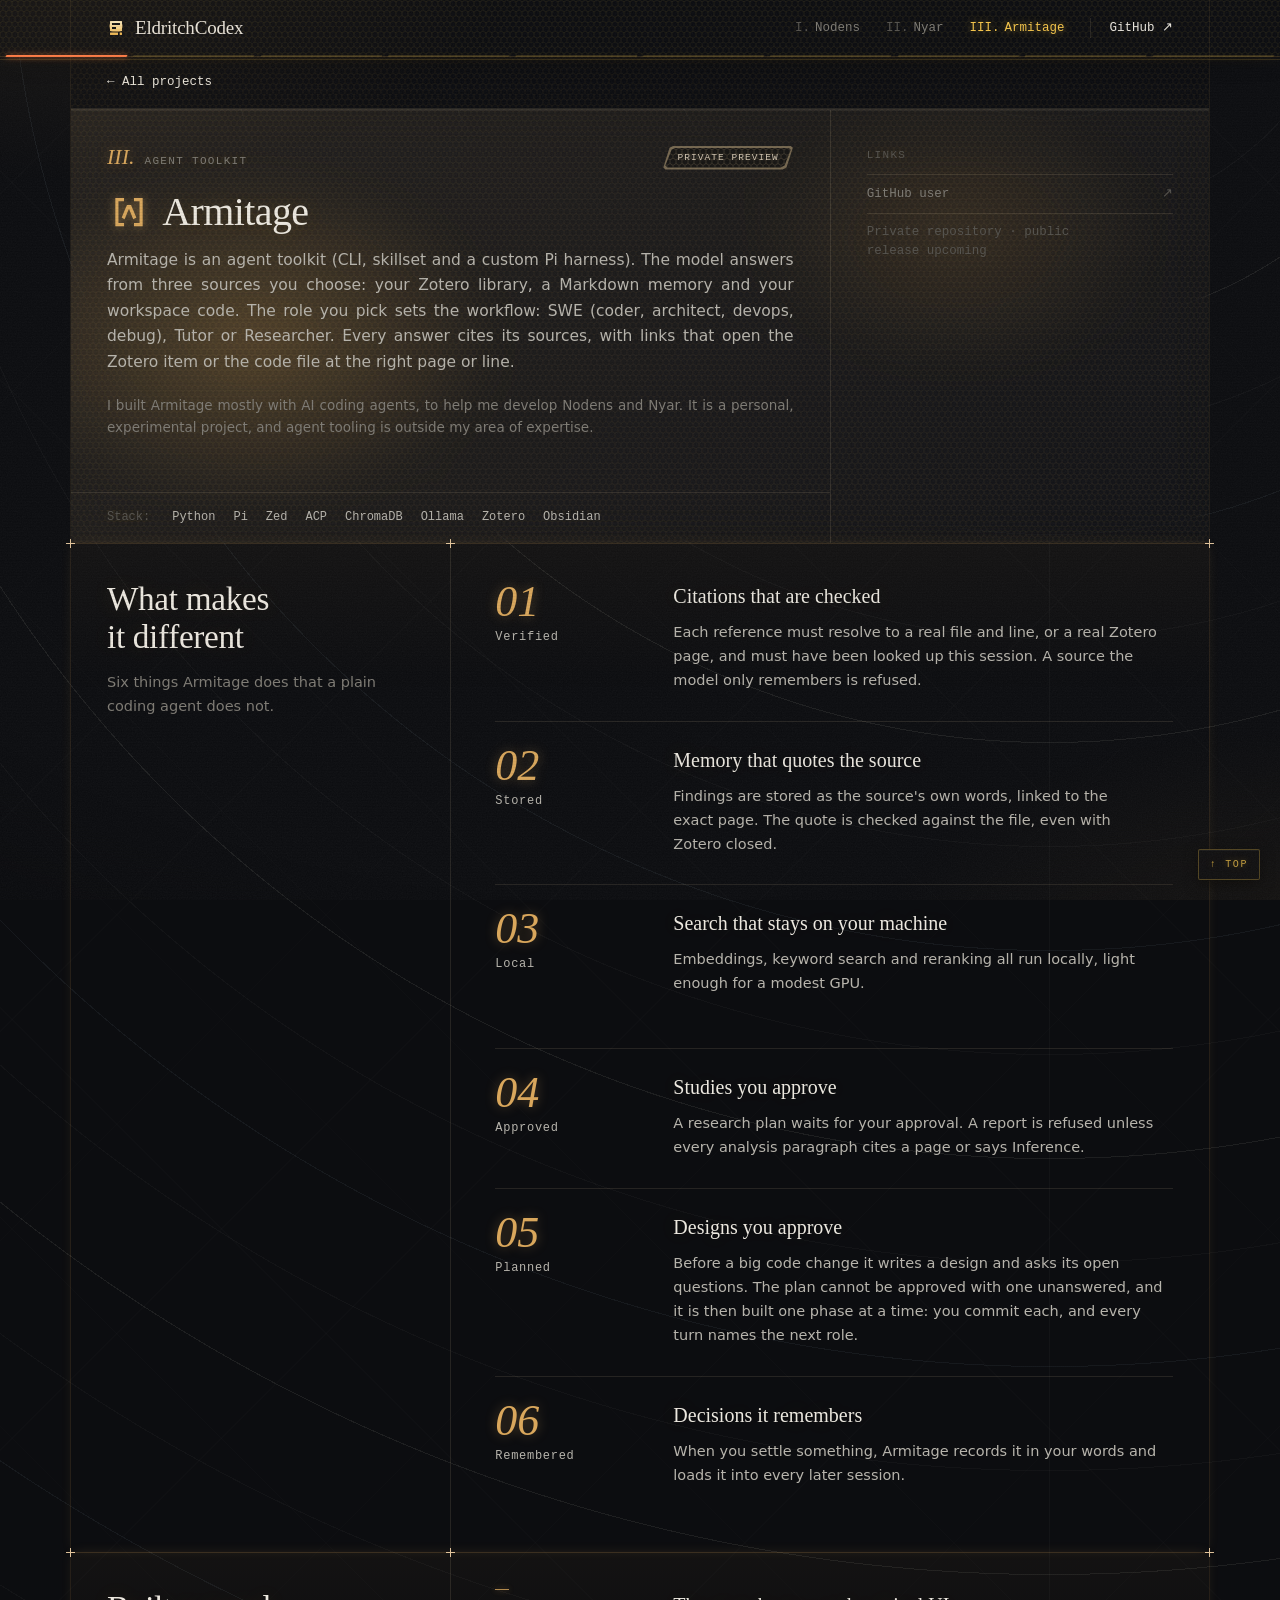
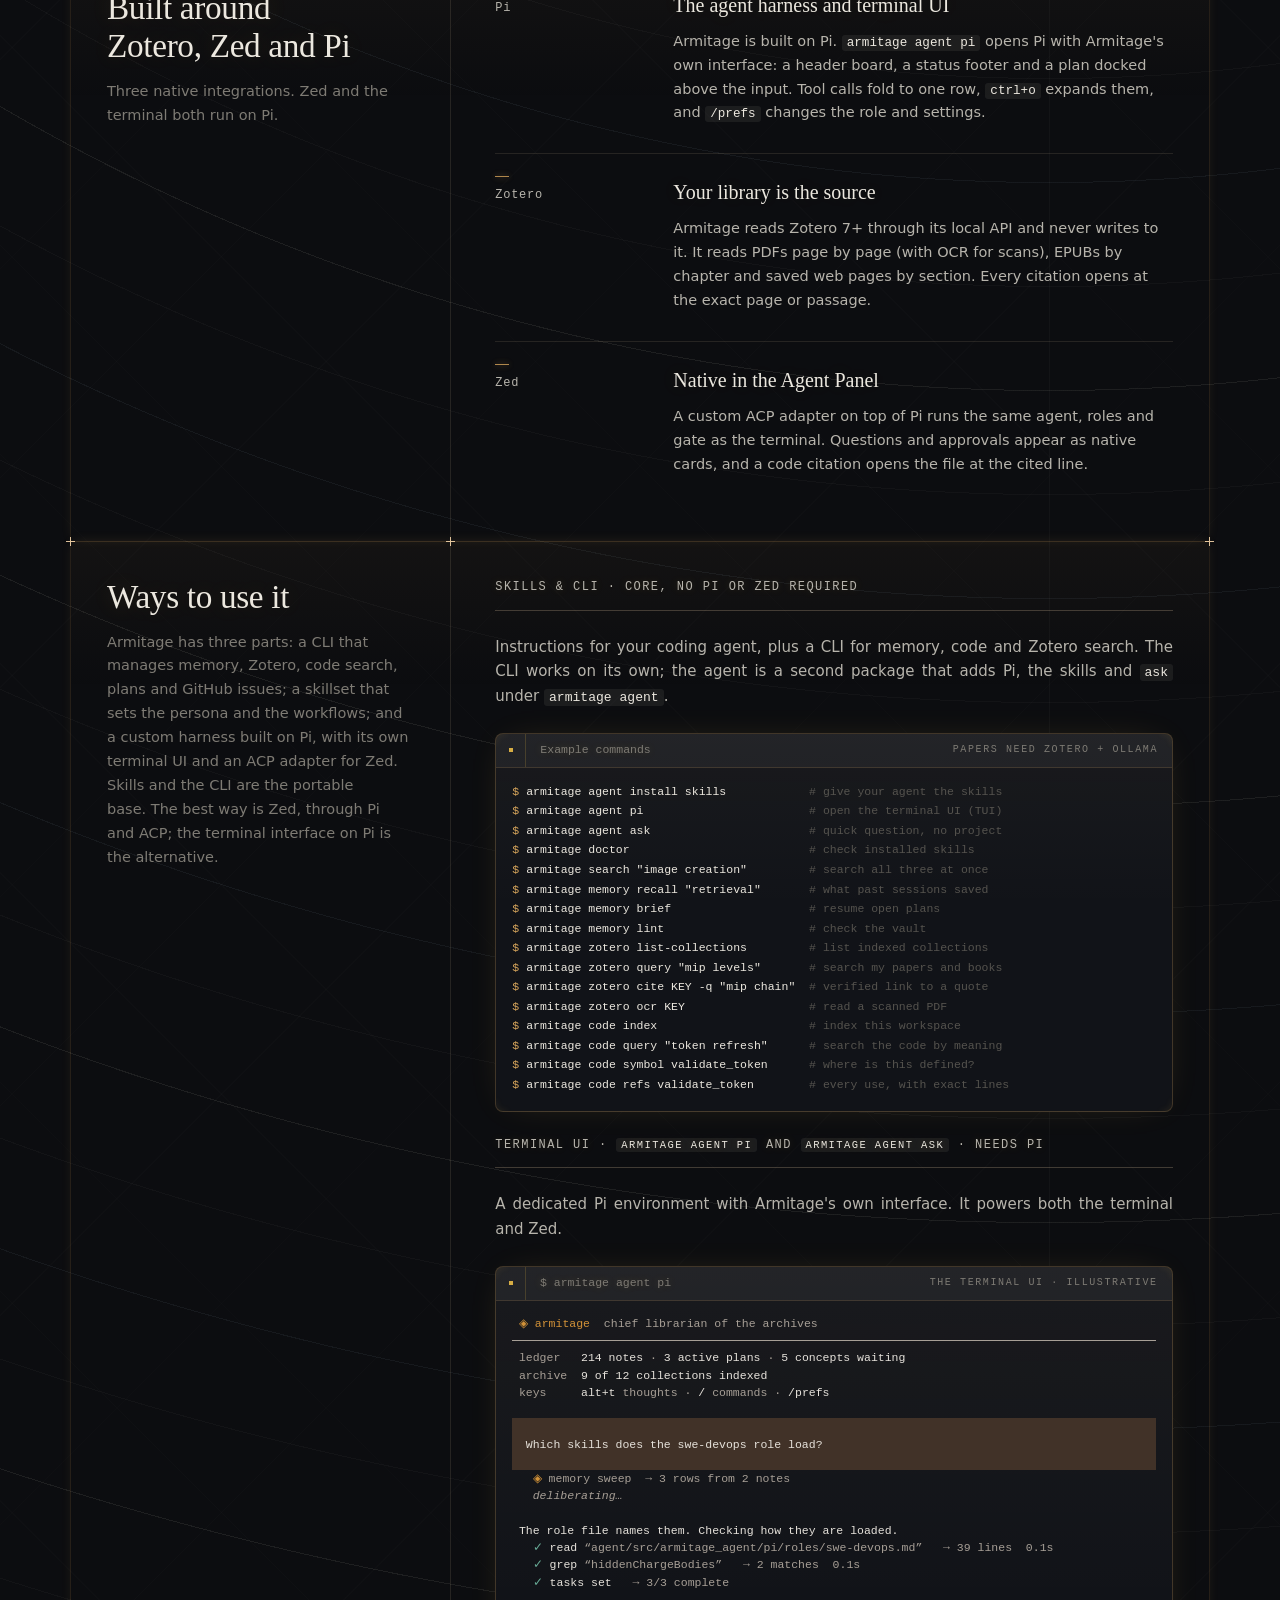
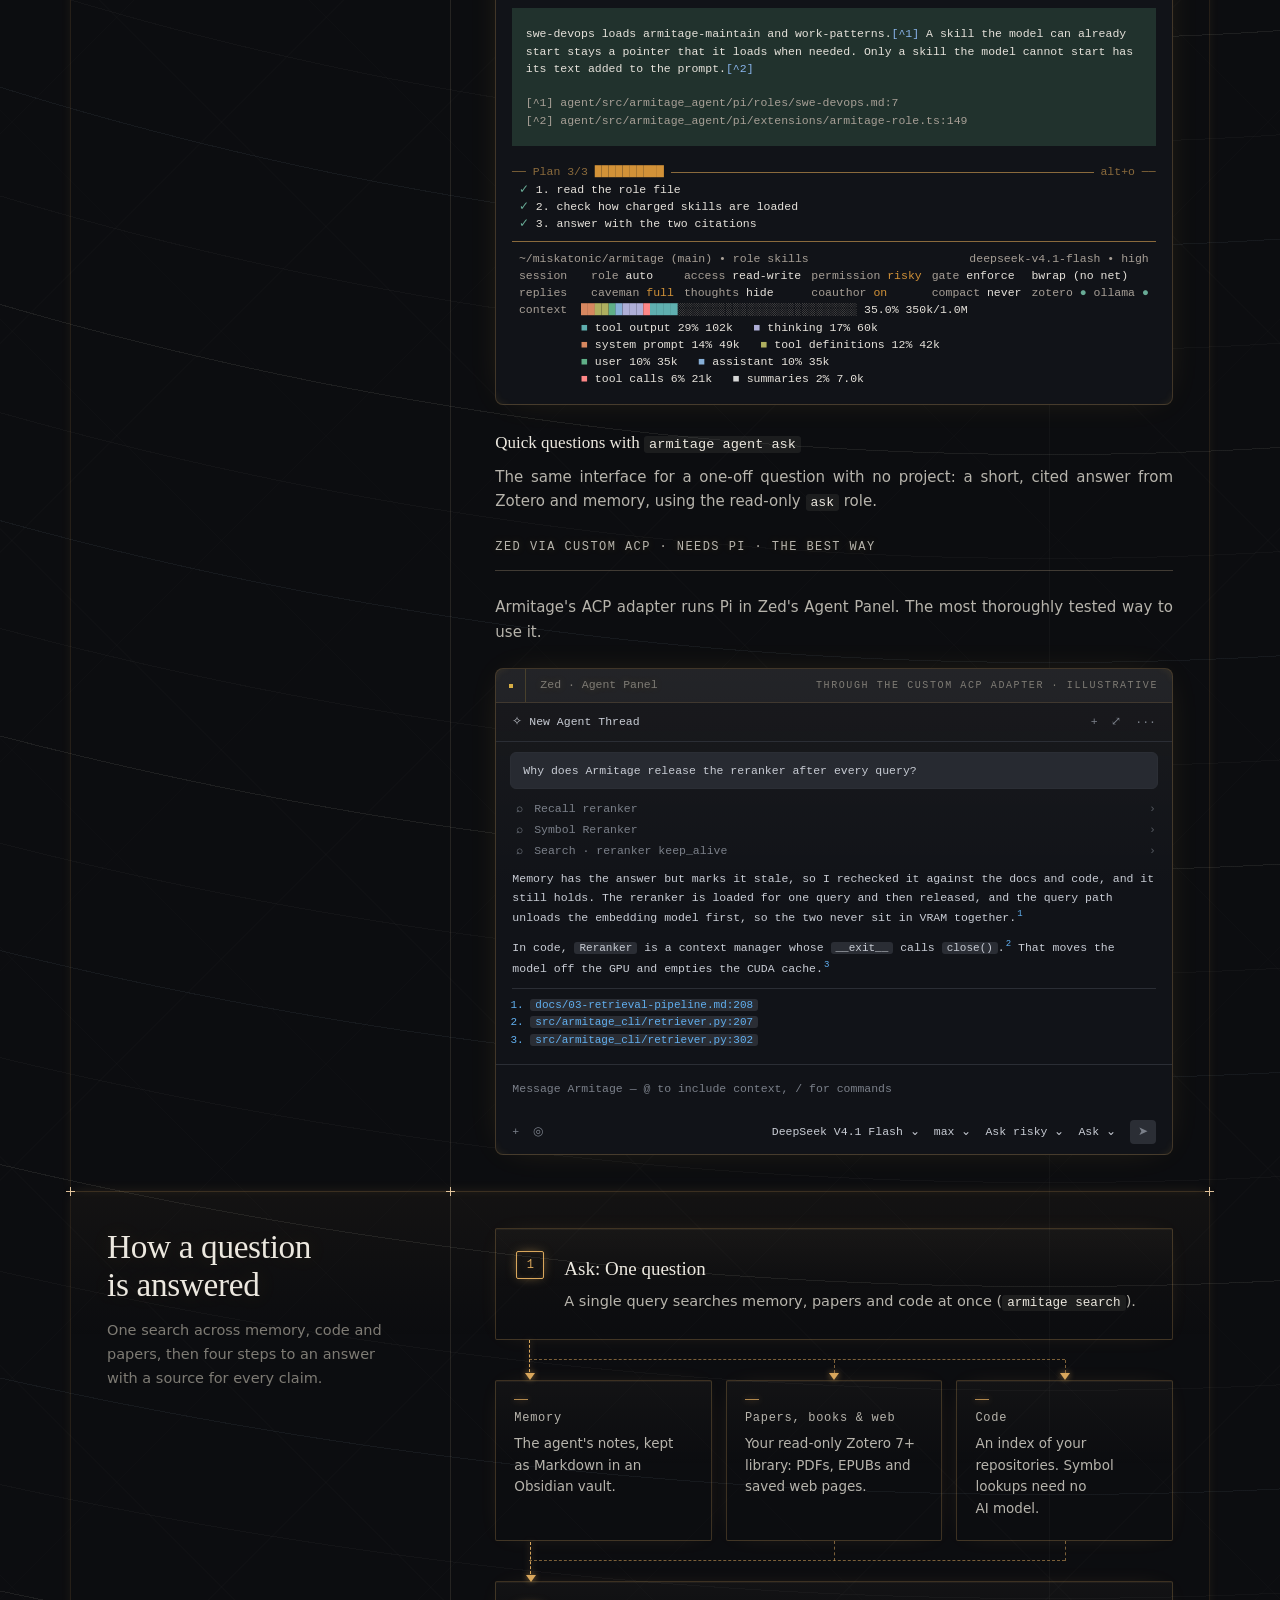
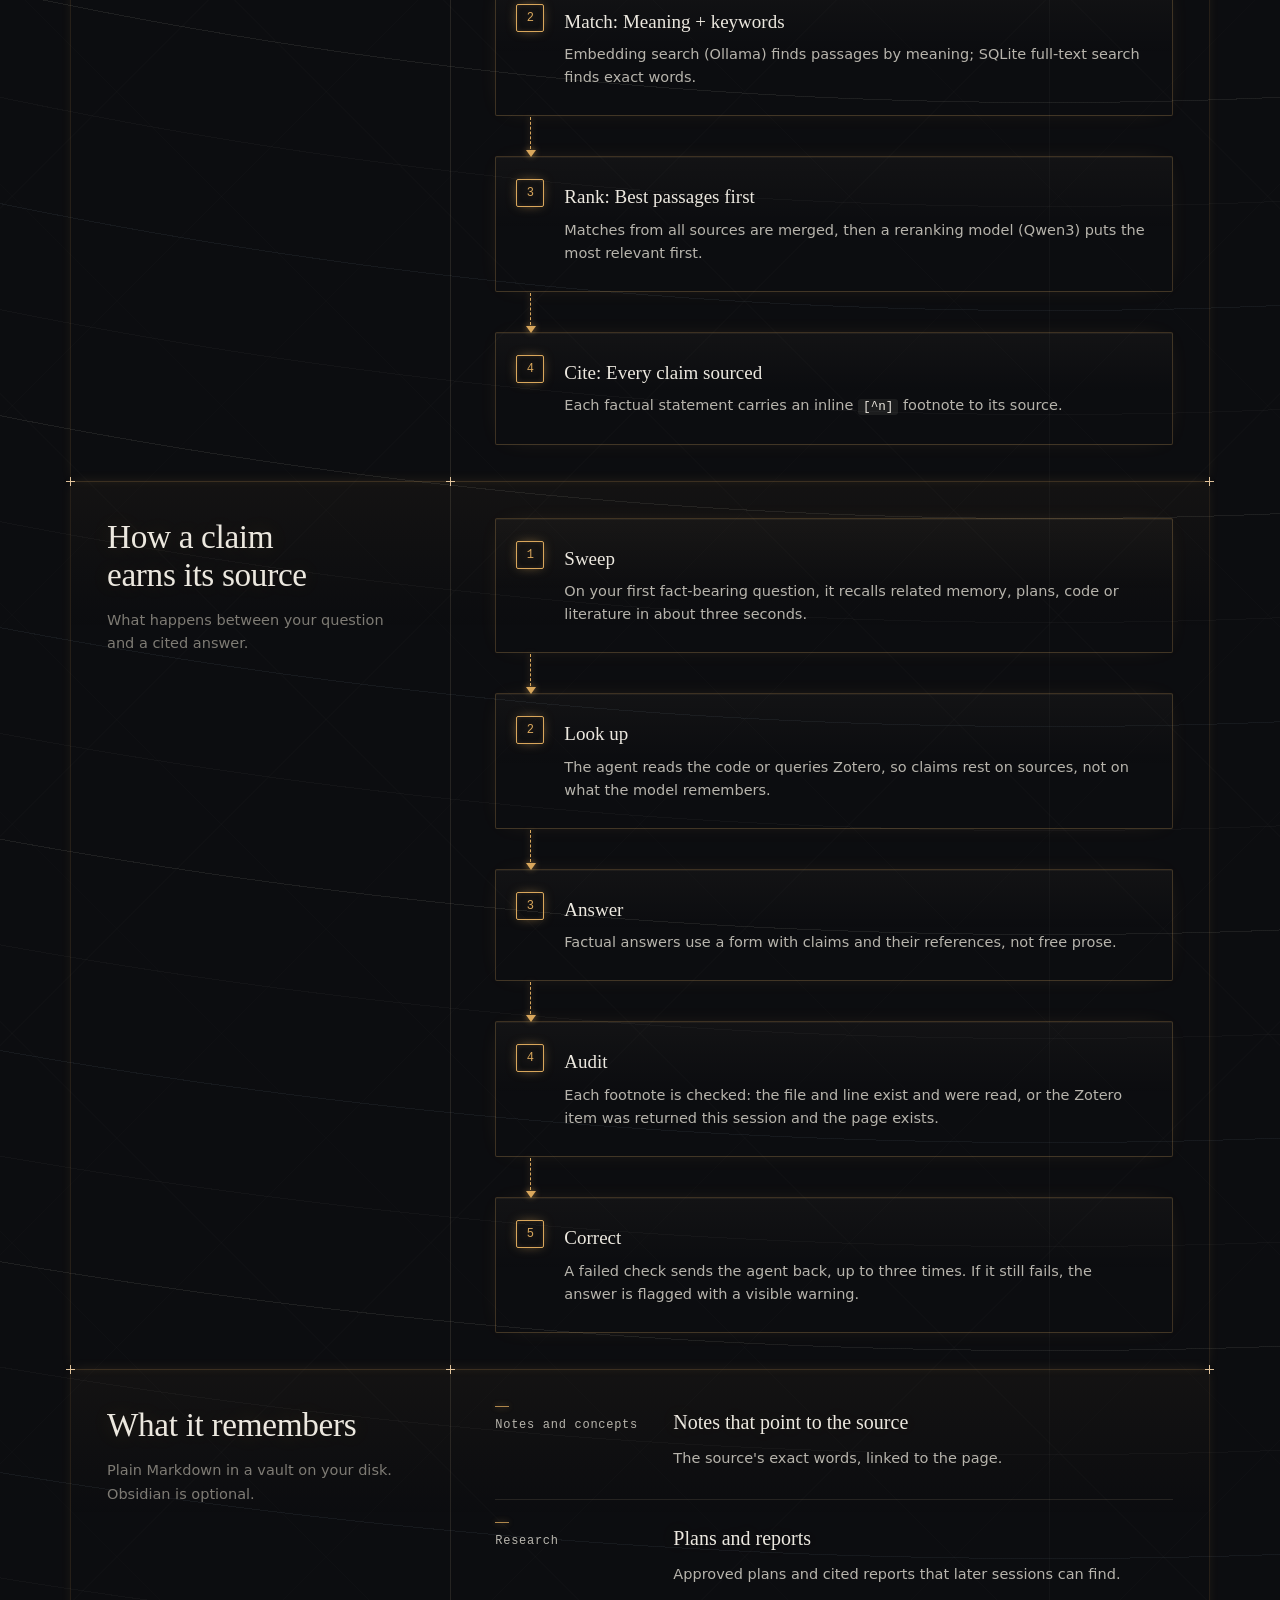
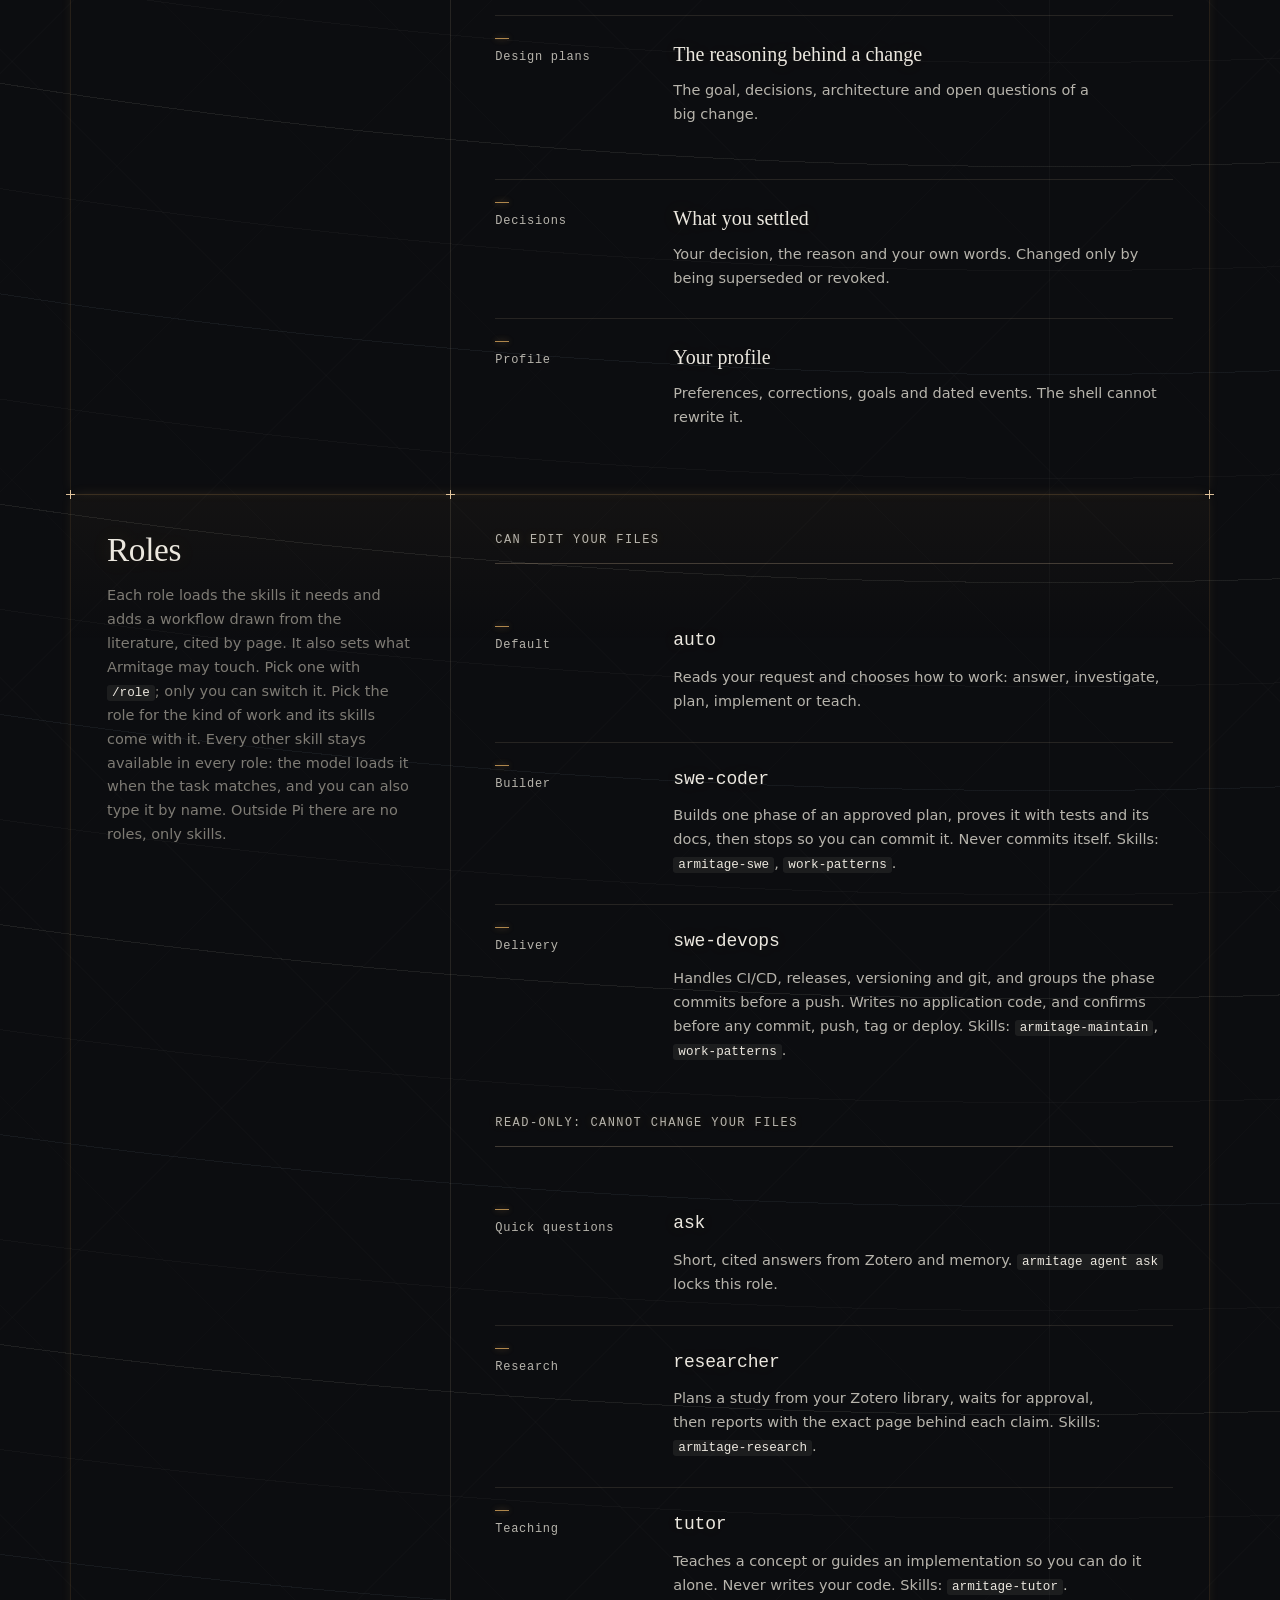
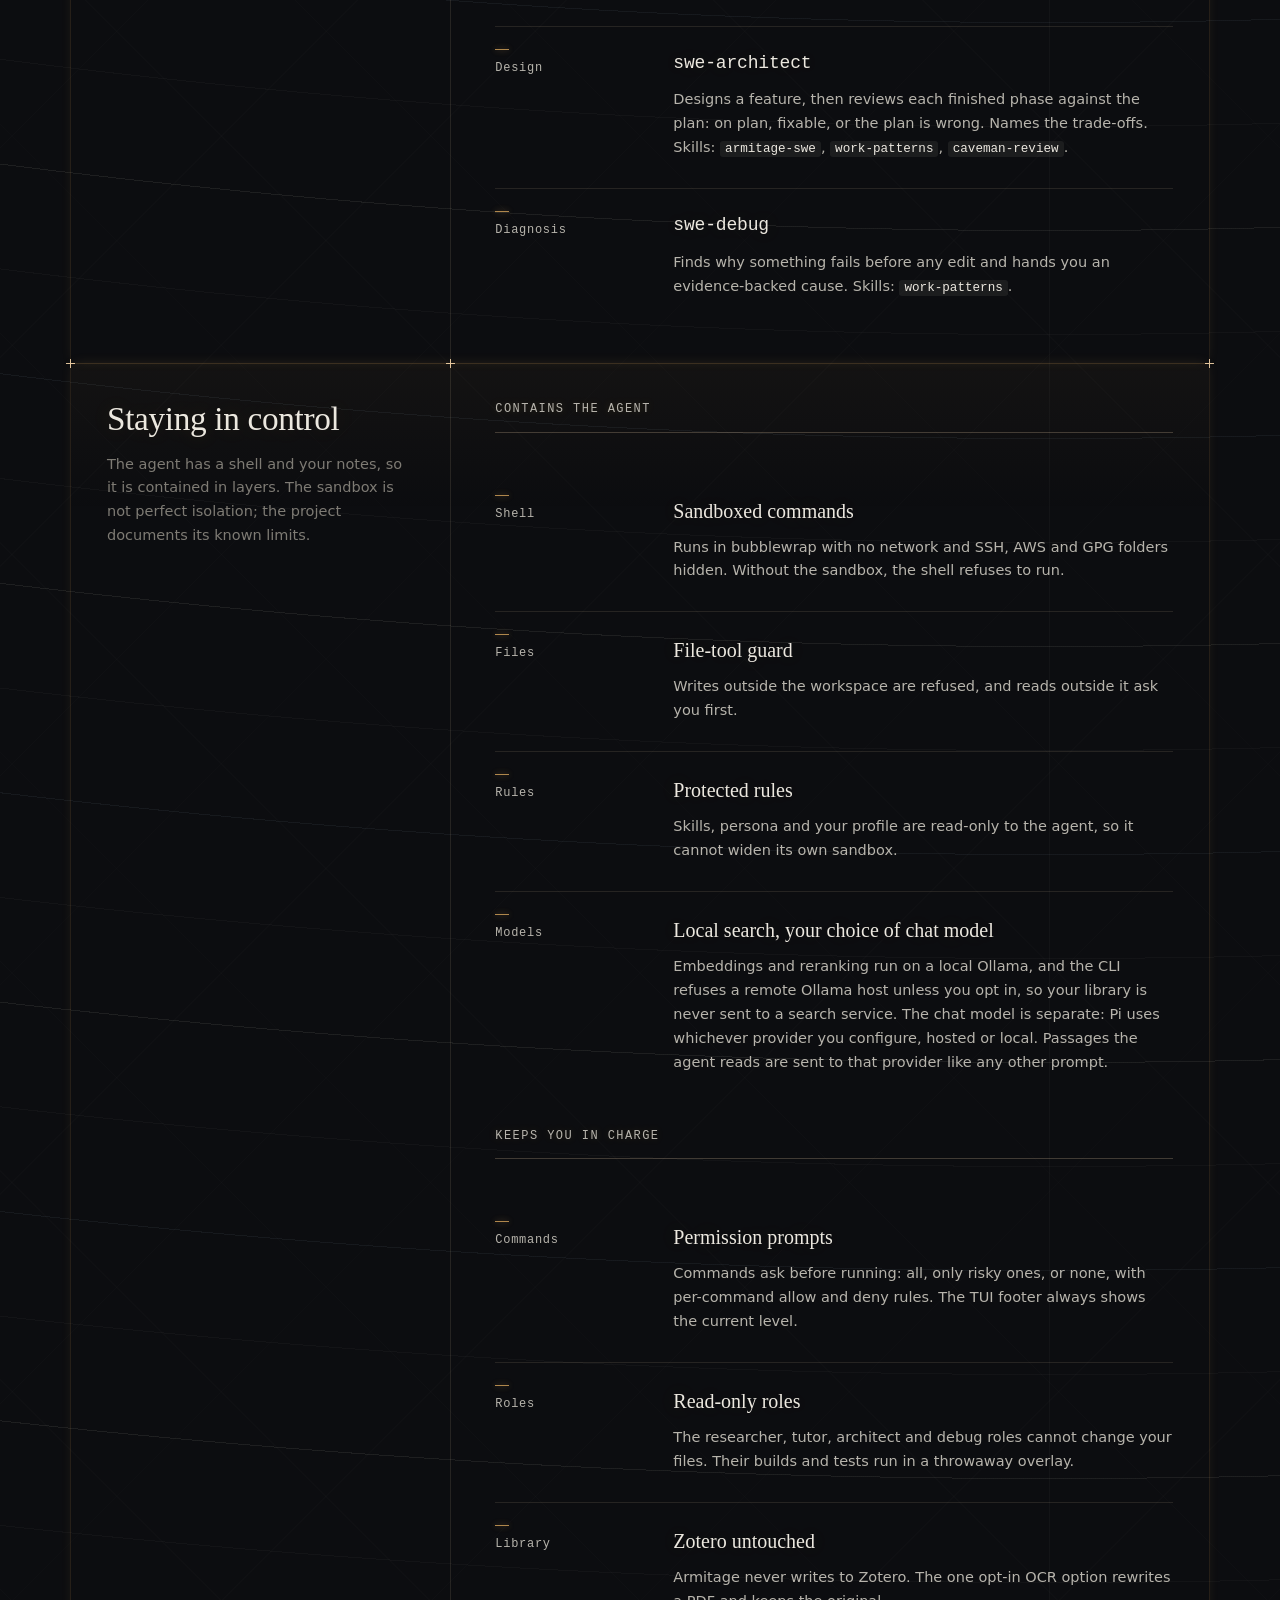
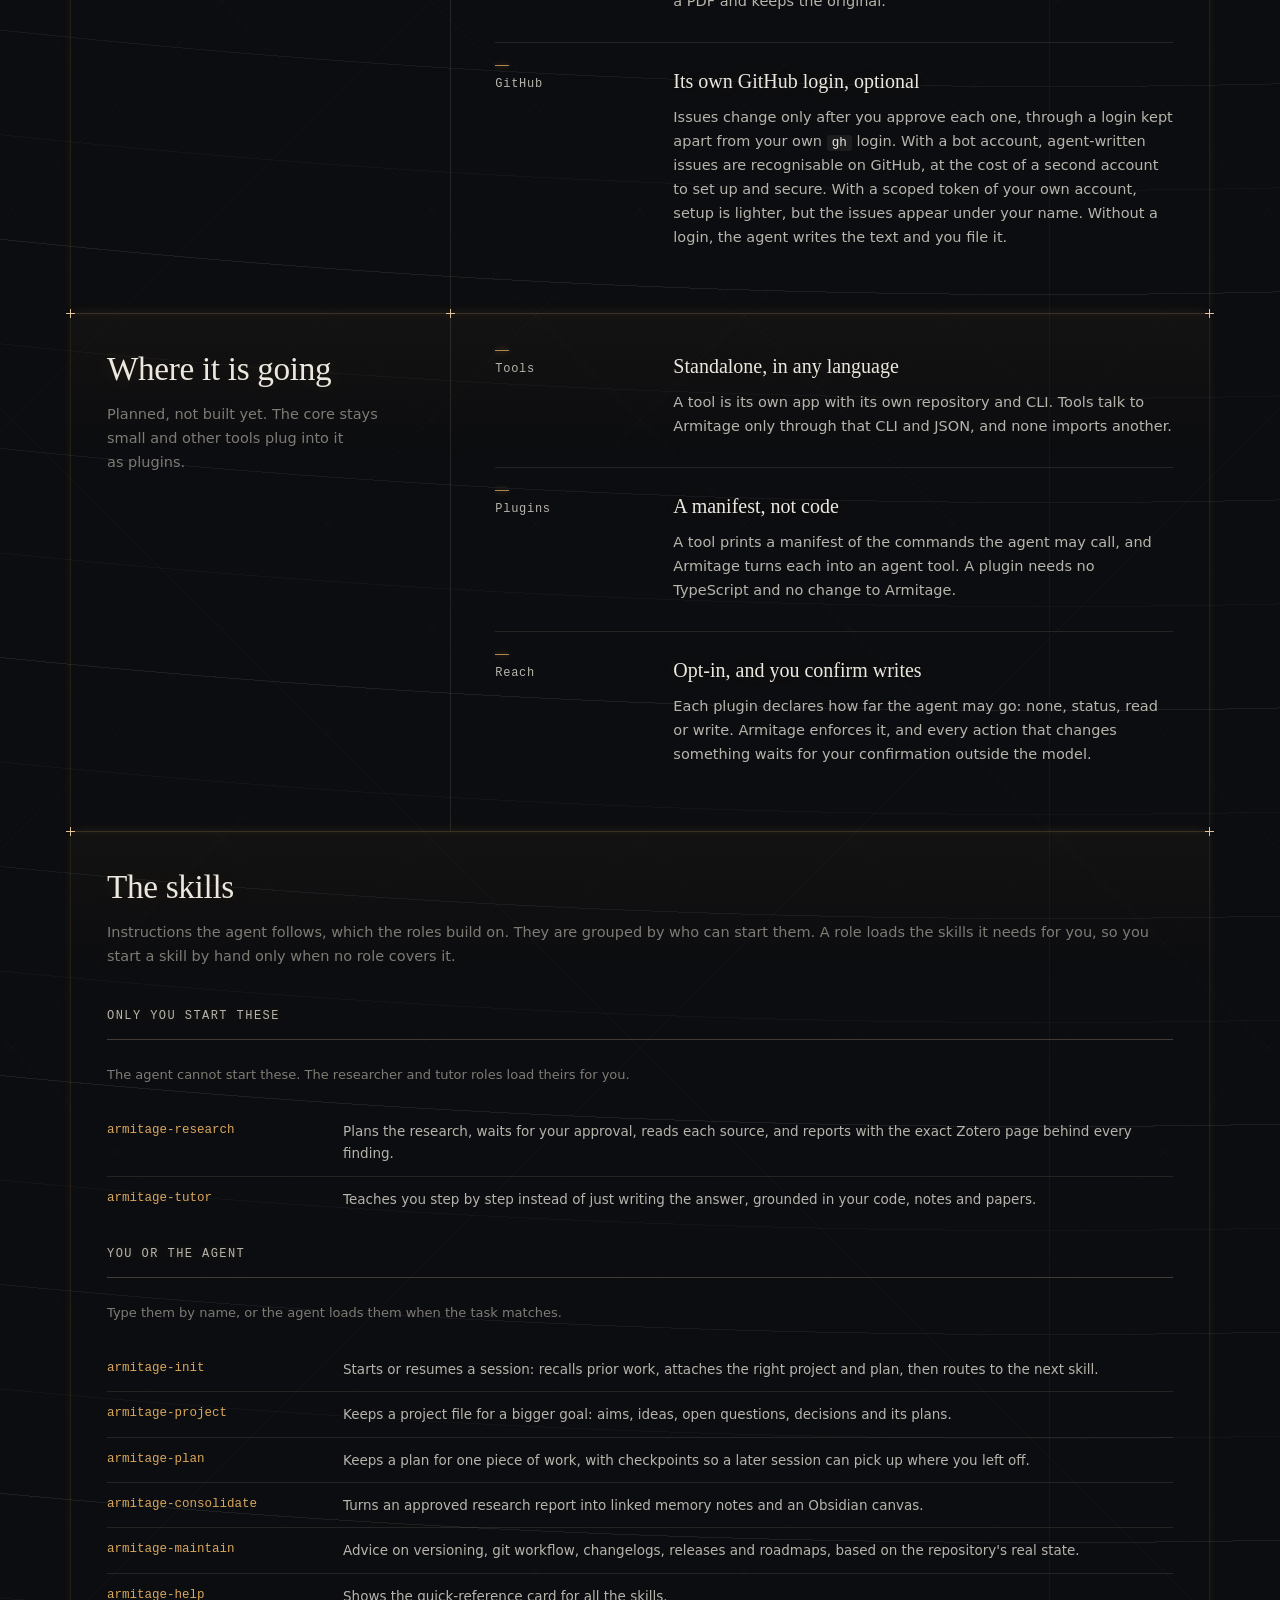
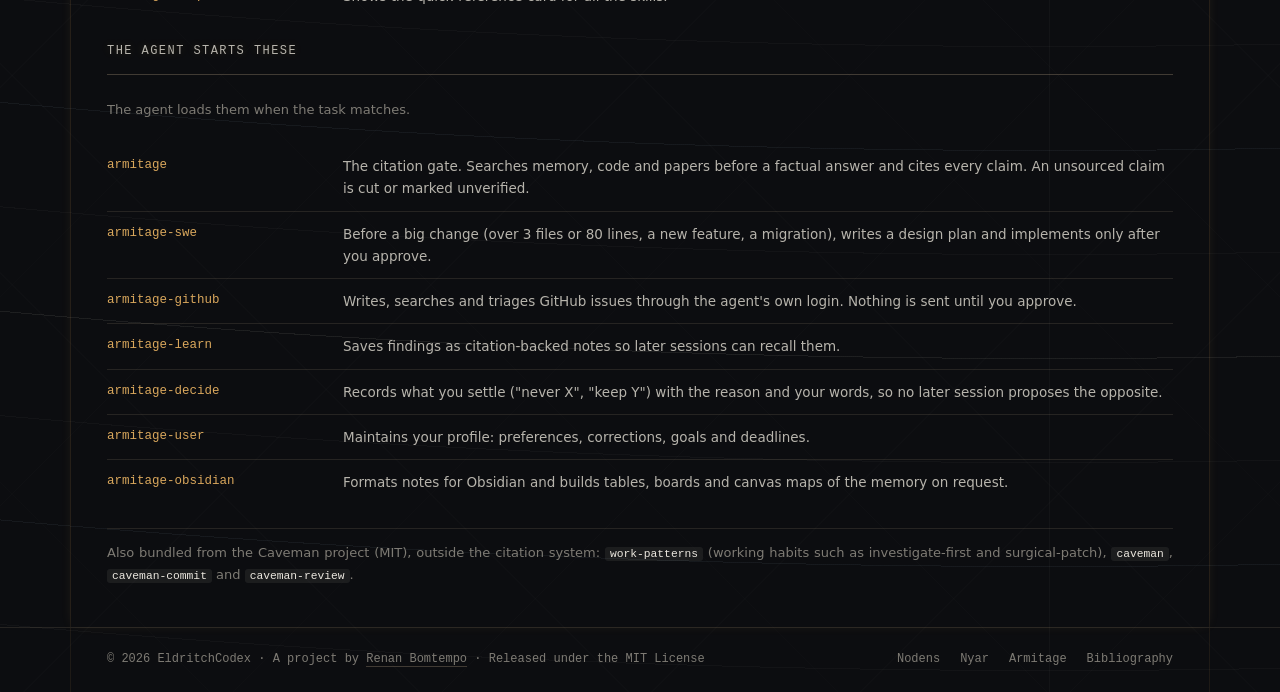
<file: armitage/index.html>
<!DOCTYPE html>
<html lang="en">

<head>
    <meta charset="UTF-8" />
    <meta name="viewport" content="width=device-width, initial-scale=1.0" />

    <!-- Security: restrict what the page can load; GitHub Pages cannot set response headers. -->
    <meta http-equiv="Content-Security-Policy"
        content="default-src 'self'; script-src 'self' https://www.googletagmanager.com; style-src 'self' https://fonts.googleapis.com; font-src https://fonts.gstatic.com; img-src 'self' data: https://*.doubleclick.net https://www.google.com.br https://www.googletagmanager.com https://*.google-analytics.com https://*.analytics.google.com https://analytics.google.com https://www.google.com; connect-src 'self' https://*.doubleclick.net https://www.google.com.br https://*.google-analytics.com https://*.analytics.google.com https://analytics.google.com https://*.googletagmanager.com https://www.google.com; frame-src https://www.googletagmanager.com; object-src 'none'; base-uri 'self'; form-action 'none'">
    <meta name="referrer" content="strict-origin-when-cross-origin">

    <script src="../js/gtm.js?v=89" defer></script>

    <link rel="preconnect" href="https://fonts.googleapis.com">
    <link rel="preconnect" href="https://fonts.gstatic.com" crossorigin>
    <link href="https://fonts.googleapis.com/css2?family=Fraunces:ital,opsz,wght@0,9..144,300..600;1,9..144,300..600&family=IBM+Plex+Mono:wght@400;500&family=IBM+Plex+Sans:wght@400;500&display=swap"
        rel="stylesheet" media="print" id="google-fonts">
    <noscript><link href="https://fonts.googleapis.com/css2?family=Fraunces:ital,opsz,wght@0,9..144,300..600;1,9..144,300..600&family=IBM+Plex+Mono:wght@400;500&family=IBM+Plex+Sans:wght@400;500&display=swap" rel="stylesheet"></noscript>
    <link rel="stylesheet" href="../css/style.css?v=89">
    <link rel="stylesheet" href="../css/vfd.css?v=89">
    <link rel="icon" href="../assets/favicon.svg" type="image/svg+xml">

    <title>Armitage · EldritchCodex</title>
    <meta name="author" content="Renan Bomtempo">
    <meta name="description"
        content="Armitage is an agent toolkit (CLI, skillset and custom Pi harness). It answers from your Zotero library, a Markdown memory and your workspace code, and cites each source.">
    <link rel="canonical" href="https://eldritchcodex.com/armitage/">
    <meta name="robots" content="index, follow, max-image-preview:large">
    <meta property="og:title" content="Armitage · EldritchCodex" />
    <meta property="og:description"
        content="Armitage is an agent toolkit (CLI, skillset and custom Pi harness). It answers from your Zotero library, a Markdown memory and your workspace code, and cites each source." />
    <meta property="og:url" content="https://eldritchcodex.com/armitage/" />
    <meta property="og:type" content="website" />
    <meta property="og:site_name" content="EldritchCodex" />
    <meta property="og:locale" content="en" />
    <meta property="og:image" content="https://eldritchcodex.com/assets/og-armitage.png" />
    <meta property="og:image:type" content="image/png" />
    <meta property="og:image:width" content="1200" />
    <meta property="og:image:height" content="630" />
    <meta property="og:image:alt" content="Armitage, part of EldritchCodex." />
    <meta name="twitter:card" content="summary_large_image" />
    <meta name="twitter:title" content="Armitage · EldritchCodex" />
    <meta name="twitter:description"
        content="Armitage is an agent toolkit (CLI, skillset and custom Pi harness). It answers from your Zotero library, a Markdown memory and your workspace code, and cites each source." />
    <meta name="twitter:image" content="https://eldritchcodex.com/assets/og-armitage.png" />
    <meta name="twitter:image:alt" content="Armitage, part of EldritchCodex." />
    <meta name="theme-color" content="#0c0d10">
    <script type="application/ld+json">
    {
      "@context": "https://schema.org",
      "@type": "SoftwareSourceCode",
      "@id": "https://eldritchcodex.com/armitage/",
      "name": "Armitage",
      "description": "Armitage is an agent toolkit (CLI, skillset and custom Pi harness). It answers from your Zotero library, a Markdown memory and your workspace code, and cites each source.",
      "programmingLanguage": "Python",
      "url": "https://eldritchcodex.com/armitage/",
      "author": { "@type": "Person", "name": "Renan Bomtempo", "url": "https://renanbomtempo.me/" },
      "isPartOf": { "@type": "WebSite", "name": "EldritchCodex", "url": "https://eldritchcodex.com/" }
    }
    </script>

</head>

<body>

    <!-- Google Tag Manager (noscript) -->
    <noscript><iframe src="https://www.googletagmanager.com/ns.html?id=GTM-PJDK65KS" height="0" width="0"
            style="display:none;visibility:hidden"></iframe></noscript>
    <!-- End Google Tag Manager (noscript) -->

    <header class="site-header">
        <div class="header-inner">
            <a class="wordmark" href="../">
                <svg viewBox="190 145 640 720" fill="currentColor" aria-hidden="true">
                    <path fill-rule="evenodd"
                        d="M240 195 Q512 167 784 195 Q819 420 784 647 Q512 675 240 647 Q205 420 240 195 Z M324 281 Q512 270 700 281 L704 375 Q512 372 320 375 Z M320 469 Q416 472 512 469 L512 566 Q416 566 324 562 Z" />
                    <path d="M240 738h363v90H240zM693 738h90v90h-90z" />
                </svg>
                EldritchCodex
            </a>
            <nav class="nav" aria-label="Primary">
                <a href="../nodens/"><span class="num">I.</span>Nodens</a>
                <a href="../nyar/"><span class="num">II.</span>Nyar</a>
                <a href="../armitage/" aria-current="page"><span class="num">III.</span>Armitage</a>
                <a class="ext hide-sm" href="https://github.com/eldritch-codex" target="_blank" rel="noopener">GitHub
                    ↗</a>
            </nav>
        </div>
    </header>

    <main class="wrap" id="top">

        <h1 class="sr-only">Armitage</h1>
        <p class="crumb" data-tone="armitage"><a href="../#armitage">← All projects</a></p>

        <article id="armitage" class="chapter" data-tone="armitage">
            <header class="row chapter-header">
                <div class="cell col-8 chapter-head">
                    <div class="chapter-kicker">
                        <span class="chapter-index"><span class="roman">III</span><span class="chapter-label">AGENT
                                TOOLKIT</span></span>
                        <span class="tag">private preview</span>
                    </div>
                    <h2 class="has-mark">
                        <svg class="chapter-mark" viewBox="0 0 16 16" fill="none" aria-hidden="true">
                            <g transform="translate(2.5 13.5) scale(0.0044 -0.0044)" fill="currentColor">
                                <path
                                    d="M120 1240 l0 -1160 360 0 360 0 0 130 0 130 -230 0 -230 0 0 900 0 900 230 0 230 0 0 130 0 130 -360 0 -360 0 0 -1160z M1660 2270 l0 -130 230 0 230 0 0 -900 0 -900 -227 -2 -228 -3 -3 -127 -3 -128 361 0 360 0 0 1160 0 1160 -360 0 -360 0 0 -130z M1072 1813 c-21 -40 -422 -1010 -422 -1020 0 -15 232 -145 241 -135 4 4 69 158 144 342 75 184 150 368 167 408 28 68 49 88 61 60 96 -241 330 -805 336 -811 5 -5 233 107 259 128 1 1 -93 231 -209 511 -116 280 -213 515 -216 522 -4 9 -49 12 -179 12 -155 0 -174 -2 -182 -17z" />
                            </g>
                        </svg>
                        Armitage
                    </h2>
                    <p>
                        Armitage is an agent toolkit (CLI, skillset and a custom Pi harness). The model answers from three sources you choose: your Zotero library, a Markdown memory and your workspace code. The role you pick sets the workflow: SWE (coder, architect, devops, debug), Tutor or Researcher. Every answer cites its sources, with links that open the Zotero item or the code file at the right page or line.
                    </p>
                    <p class="chapter-note">
                        I built Armitage mostly with AI coding agents, to help me develop Nodens and Nyar. It is a
                        personal, experimental project, and agent tooling is outside my area of expertise.
                    </p>
                </div>
                <div class="chapter-stack dep-strip">
                    <span class="label">Stack:</span>
                    <a href="https://www.python.org/" target="_blank" rel="noopener">Python</a>
                    <a href="https://github.com/earendil-works/pi" target="_blank" rel="noopener">Pi</a>
                    <a href="https://zed.dev/" target="_blank" rel="noopener">Zed</a>
                    <a href="https://agentclientprotocol.com/" target="_blank" rel="noopener">ACP</a>
                    <a href="https://docs.trychroma.com/" target="_blank" rel="noopener">ChromaDB</a>
                    <a href="https://ollama.com/" target="_blank" rel="noopener">Ollama</a>
                    <a href="https://www.zotero.org/" target="_blank" rel="noopener">Zotero</a>
                    <a href="https://obsidian.md/" target="_blank" rel="noopener">Obsidian</a>
                </div>
                <aside class="cell col-4 chapter-aside" aria-label="Armitage links">
                    <span class="aside-label">Links</span>
                    <ul class="chapter-links">
                        <li><a href="https://github.com/armitage-agent" target="_blank"
                                rel="noopener">GitHub user</a></li>
                        <li class="is-note">Private repository · public release upcoming</li>
                    </ul>
                </aside>
            </header>

            <section class="sect">
                <div class="sect-intro">
                    <h3>What makes it different</h3>
                    <p>Six things Armitage does that a plain coding agent does not.</p>
                </div>
                <div class="sect-body">
                    <ul class="items">
                        <li><span class="item-idx"><b class="big-num">01</b><span>Verified</span></span>
                            <div>
                                <h4>Citations that are checked</h4>
                                <p>Each reference must resolve to a real file and line, or a real Zotero page, and must have been looked up this session. A source the model only remembers is refused.</p>
                            </div>
                        </li>
                        <li><span class="item-idx"><b class="big-num">02</b><span>Stored</span></span>
                            <div>
                                <h4>Memory that quotes the source</h4>
                                <p>Findings are stored as the source's own words, linked to the exact page. The quote is checked against the file, even with Zotero closed.</p>
                            </div>
                        </li>
                        <li><span class="item-idx"><b class="big-num">03</b><span>Local</span></span>
                            <div>
                                <h4>Search that stays on your machine</h4>
                                <p>Embeddings, keyword search and reranking all run locally, light enough for a modest GPU.</p>
                            </div>
                        </li>
                    </ul>
                    <ul class="items">
                        <li><span class="item-idx"><b class="big-num">04</b><span>Approved</span></span>
                            <div>
                                <h4>Studies you approve</h4>
                                <p>A research plan waits for your approval. A report is refused unless every analysis paragraph cites a page or says Inference.</p>
                            </div>
                        </li>
                        <li><span class="item-idx"><b class="big-num">05</b><span>Planned</span></span>
                            <div>
                                <h4>Designs you approve</h4>
                                <p>Before a big code change it writes a design and asks its open questions. The plan cannot be approved with one unanswered, and it is then built one phase at a time: you commit each, and every turn names the next role.</p>
                            </div>
                        </li>
                        <li><span class="item-idx"><b class="big-num">06</b><span>Remembered</span></span>
                            <div>
                                <h4>Decisions it remembers</h4>
                                <p>When you settle something, Armitage records it in your words and loads it into every later session.</p>
                            </div>
                        </li>
                    </ul>
                </div>
            </section>

            <section class="sect">
                <div class="sect-intro">
                    <h3>Built around Zotero, Zed and Pi</h3>
                    <p>Three native integrations. Zed and the terminal both run on Pi.</p>
                </div>
                <div class="sect-body">
                    <ul class="items">
                        <li><span class="item-idx">Pi</span>
                            <div>
                                <h4>The agent harness and terminal UI</h4>
                                <p>Armitage is built on Pi. <code>armitage agent pi</code> opens Pi with Armitage's own interface: a header board, a status footer and a plan docked above the input. Tool calls fold to one row, <code>ctrl+o</code> expands them, and <code>/prefs</code> changes the role and settings.</p>
                            </div>
                        </li>
                        <li><span class="item-idx">Zotero</span>
                            <div>
                                <h4>Your library is the source</h4>
                                <p>Armitage reads Zotero 7+ through its local API and never writes to it. It reads PDFs page by page (with OCR for scans), EPUBs by chapter and saved web pages by section. Every citation opens at the exact page or passage.</p>
                            </div>
                        </li>
                        <li><span class="item-idx">Zed</span>
                            <div>
                                <h4>Native in the Agent Panel</h4>
                                <p>A custom ACP adapter on top of Pi runs the same agent, roles and gate as the terminal. Questions and approvals appear as native cards, and a code citation opens the file at the cited line.</p>
                            </div>
                        </li>
                    </ul>
                </div>
            </section>

            <section class="sect">
                <div class="sect-intro">
                    <h3>Ways to use it</h3>
                    <p>Armitage has three parts: a CLI that manages memory, Zotero, code search, plans and GitHub issues;
                        a skillset that sets the persona and the workflows; and a custom harness built on Pi, with its
                        own terminal UI and an ACP adapter for Zed. Skills and the CLI are the portable base. The best
                        way is Zed, through Pi and ACP; the terminal interface on Pi is the alternative.</p>
                </div>
                <div class="sect-body">
                    <h4 class="sub-label">Skills &amp; CLI · core, no Pi or Zed required</h4>
                    <p class="way-note">Instructions for your coding agent, plus a CLI for memory, code and Zotero
                        search. The CLI works on its own; the agent is a second package that adds Pi, the skills and
                        <code>ask</code> under <code>armitage agent</code>.</p>
                    <div class="figure">
                        <div class="figure-bar">
                            <span>Example commands</span>
                            <span>papers need Zotero + Ollama</span>
                        </div>
                        <pre class="shell" data-shell="armitage-cli"></pre>
                    </div>
                    <h4 class="sub-label">Terminal UI · <code>armitage agent pi</code> and <code>armitage agent ask</code> · needs Pi</h4>
                    <p class="way-note">A dedicated Pi environment with Armitage's own interface. It powers both the
                        terminal and Zed.</p>
                    <div class="figure">
                        <div class="figure-bar">
                            <span>$ armitage agent pi</span>
                            <span>the terminal UI · illustrative</span>
                        </div>
                        <pre class="tui" role="img" aria-label="Armitage terminal UI: a header board with the memory vault and Zotero collections, your question in its own box with a quiet row for what the harness attached, the agent's work as one-line rows, the cited answer on a tinted card, the plan docked above the input bar, and the footer with role, access, permission, gate, reply settings, sandbox, Zotero and Ollama health and the context bar."><span class="tl"> <span class="ta">◈</span> <span class="ta tbold">armitage</span><span class="tq">  chief librarian of the archives</span></span>
<span class="trl tq"></span><span class="tl"><span class="tq"> ledger   </span>214 notes<span class="tq"> · </span>3 active plans<span class="tq"> · </span>5 concepts waiting</span>
<span class="tl"><span class="tq"> archive  </span>9 of 12 collections indexed</span>
<span class="tl"><span class="tq"> keys     </span>alt+t<span class="tq"> thoughts · </span>/<span class="tq"> commands · </span>/prefs</span>
<span class="tl"> </span><span class="tblk tmu"> 
Which skills does the swe-devops role load?
 </span><span class="tl"><span class="tq">   <span class="ta">◈</span> memory sweep  → 3 rows from 2 notes</span></span>
<span class="tl"><span class="tq">   <i>deliberating…</i></span></span>
<span class="tl"> </span>
<span class="tl"> The role file names them. Checking how they are loaded.</span>
<span class="tl">   <span class="tg">✓</span> read <span class="tq">“agent/src/armitage_agent/pi/roles/swe-devops.md”</span>   <span class="tq">→ 39 lines  0.1s</span></span>
<span class="tl">   <span class="tg">✓</span> grep <span class="tq">“hiddenChargeBodies”</span>   <span class="tq">→ 2 matches  0.1s</span></span>
<span class="tl">   <span class="tg">✓</span> tasks set   <span class="tq">→ 3/3 complete</span></span>
<span class="tl"> </span><span class="tblk tmc"> 
swe-devops loads armitage-maintain and work-patterns.<span class="tf">[^1]</span> A skill the model can already start stays a pointer that it loads when needed. Only a skill the model cannot start has its text added to the prompt.<span class="tf">[^2]</span>
 
<span class="tq">[^1] agent/src/armitage_agent/pi/roles/swe-devops.md:7</span>
<span class="tq">[^2] agent/src/armitage_agent/pi/extensions/armitage-role.ts:149</span>
 </span><span class="tl"> </span>
<span class="tplan"><span class="trule">── Plan 3/3 </span><span class="ta">██████████</span><span class="trl trule"></span><span class="trule">alt+o ──</span></span><span class="tl"> <span class="tg">✓</span> 1. read the role file</span>
<span class="tl"> <span class="tg">✓</span> 2. check how charged skills are loaded</span>
<span class="tl"> <span class="tg">✓</span> 3. answer with the two citations</span>
<span class="trl trule"></span><span class="tfrow"><span class="tq">~/miskatonic/armitage (main) • role skills</span><span class="tq">deepseek-v4.1-flash • high</span></span><span class="tfrow tfgrid"><span class="tq">session</span><span><span class="tq">role </span>auto</span><span><span class="tq">access </span>read-write</span><span><span class="tq">permission </span><span class="tb">risky</span></span><span><span class="tq">gate </span>enforce</span><span>bwrap (no net)</span></span><span class="tfrow tfgrid"><span class="tq">replies</span><span><span class="tq">caveman </span><span class="tb">full</span></span><span><span class="tq">thoughts </span>hide</span><span><span class="tq">coauthor </span><span class="tb">on</span></span><span><span class="tq">compact </span>never</span><span><span class="tq">zotero </span><span class="tg">●</span> <span class="tq">ollama </span><span class="tg">●</span></span></span><span class="tl"><span class="tq"> context  </span><span class="c1">██</span><span class="c2">██</span><span class="c3">█</span><span class="c4">█</span><span class="c5">███</span><span class="c6">█</span><span class="c7">████</span><span class="tq">░░░░░░░░░░░░░░░░░░░░░░░░░░</span> 35.0% 350k/1.0M</span>
<span class="tl">          <span class="c7">■</span> tool output 29% 102k   <span class="c5">■</span> thinking 17% 60k</span>
<span class="tl">          <span class="c1">■</span> system prompt 14% 49k   <span class="c2">■</span> tool definitions 12% 42k</span>
<span class="tl">          <span class="c3">■</span> user 10% 35k   <span class="c4">■</span> assistant 10% 35k</span>
<span class="tl">          <span class="c6">■</span> tool calls 6% 21k   <span class="c8">■</span> summaries 2% 7.0k</span></pre>
                    </div>
                    <h5 class="way-sub">Quick questions with <code>armitage agent ask</code></h5>
                    <p class="way-note">The same interface for a one-off question with no project: a short, cited
                        answer from Zotero and memory, using the read-only <code>ask</code> role.</p>
                    <h4 class="sub-label">Zed via custom ACP · needs Pi · the best way</h4>
                    <p class="way-note">Armitage's ACP adapter runs Pi in Zed's Agent Panel. The most thoroughly tested
                        way to use it.</p>
                    <div class="figure">
                        <div class="figure-bar">
                            <span>Zed · Agent Panel</span>
                            <span>through the custom ACP adapter · illustrative</span>
                        </div>
                        <div class="zp" role="img"
                            aria-label="Zed's Agent Panel running Armitage: a question, the collapsed tool calls Armitage ran, and a markdown answer with numbered references, and the message box with model, thinking, permission and role selectors.">
                            <div class="zp-head"><span class="zp-title"><span class="zp-spark">✧</span> New Agent Thread</span><span class="zp-icons">+&nbsp;&nbsp;⤢&nbsp;&nbsp;···</span></div>
                            <div class="zp-body">
                                <div class="zp-user">Why does Armitage release the reranker after every query?</div>
                                <div class="zp-tools-list">
                                    <span class="zp-tool"><span class="zp-ico">⌕</span>Recall reranker<span class="zp-chev">›</span></span>
                                    <span class="zp-tool"><span class="zp-ico">⌕</span>Symbol Reranker<span class="zp-chev">›</span></span>
                                    <span class="zp-tool"><span class="zp-ico">⌕</span>Search · reranker keep_alive<span class="zp-chev">›</span></span>
                                </div>
                                <div class="zp-md">
                                    <p>Memory has the answer but marks it stale, so I rechecked it against the docs and code, and it still holds. The reranker is loaded for one query and then released, and the query path unloads the embedding model first, so the two never sit in VRAM together.<sup>1</sup></p>
                                    <p>In code, <code>Reranker</code> is a context manager whose <code>__exit__</code> calls <code>close()</code>.<sup>2</sup> That moves the model off the GPU and empties the CUDA cache.<sup>3</sup></p>
                                    <ol class="zp-refs">
                                        <li><code>docs/03-retrieval-pipeline.md:208</code></li>
                                        <li><code>src/armitage_cli/retriever.py:207</code></li>
                                        <li><code>src/armitage_cli/retriever.py:302</code></li>
                                    </ol>
                                </div>
                            </div>
                            <div class="zp-input">
                                <span class="zp-dim">Message Armitage — @ to include context, / for commands</span>
                                <span class="zp-tools"><span class="zp-dim">+&nbsp;&nbsp;◎</span><span class="zp-picks"><span>DeepSeek V4.1 Flash ⌄</span><span>max ⌄</span><span>Ask risky ⌄</span><span>Ask ⌄</span><span class="zp-send">➤</span></span></span>
                            </div>
                        </div>
                    </div>
                </div>
            </section>

            <section class="sect">
                <div class="sect-intro">
                    <h3>How a question is answered</h3>
                    <p>One search across memory, code and papers, then four steps to an answer with a source for every
                        claim.</p>
                </div>
                <div class="sect-body">
                    <ol class="flow">
                        <li class="flow-card"><span class="flow-num">1</span>
                            <div>
                                <h4>Ask: One question</h4>
                                <p>A single query searches memory, papers and code at once (<code>armitage search</code>).</p>
                            </div>
                        </li>
                        <li class="flow-branch" aria-label="Sources consulted">
                            <ul class="source-grid">
                                <li class="source-card">
                                    <span class="item-idx">Memory</span>
                                    <p>The agent's notes, kept as Markdown in an Obsidian vault.</p>
                                </li>
                                <li class="source-card">
                                    <span class="item-idx">Papers, books &amp; web</span>
                                    <p>Your read-only Zotero 7+ library: PDFs, EPUBs and saved web pages.</p>
                                </li>
                                <li class="source-card">
                                    <span class="item-idx">Code</span>
                                    <p>An index of your repositories. Symbol lookups need no AI model.</p>
                                </li>
                            </ul>
                        </li>
                        <li class="flow-card"><span class="flow-num">2</span>
                            <div>
                                <h4>Match: Meaning + keywords</h4>
                                <p>Embedding search (Ollama) finds passages by meaning; SQLite full-text search finds exact words.</p>
                            </div>
                        </li>
                        <li class="flow-card"><span class="flow-num">3</span>
                            <div>
                                <h4>Rank: Best passages first</h4>
                                <p>Matches from all sources are merged, then a reranking model (Qwen3) puts the most relevant first.</p>
                            </div>
                        </li>
                        <li class="flow-card"><span class="flow-num">4</span>
                            <div>
                                <h4>Cite: Every claim sourced</h4>
                                <p>Each factual statement carries an inline <code>[^n]</code> footnote to its source.</p>
                            </div>
                        </li>
                    </ol>
                </div>
            </section>

            <section class="sect">
                <div class="sect-intro">
                    <h3>How a claim earns its source</h3>
                    <p>What happens between your question and a cited answer.</p>
                </div>
                <div class="sect-body">
                    <ol class="flow">
                        <li class="flow-card"><span class="flow-num">1</span>
                            <div>
                                <h4>Sweep</h4>
                                <p>On your first fact-bearing question, it recalls related memory, plans, code or literature in about three seconds.</p>
                            </div>
                        </li>
                        <li class="flow-card"><span class="flow-num">2</span>
                            <div>
                                <h4>Look up</h4>
                                <p>The agent reads the code or queries Zotero, so claims rest on sources, not on what the model remembers.</p>
                            </div>
                        </li>
                        <li class="flow-card"><span class="flow-num">3</span>
                            <div>
                                <h4>Answer</h4>
                                <p>Factual answers use a form with claims and their references, not free prose.</p>
                            </div>
                        </li>
                        <li class="flow-card"><span class="flow-num">4</span>
                            <div>
                                <h4>Audit</h4>
                                <p>Each footnote is checked: the file and line exist and were read, or the Zotero item was returned this session and the page exists.</p>
                            </div>
                        </li>
                        <li class="flow-card"><span class="flow-num">5</span>
                            <div>
                                <h4>Correct</h4>
                                <p>A failed check sends the agent back, up to three times. If it still fails, the answer is flagged with a visible warning.</p>
                            </div>
                        </li>
                    </ol>
                </div>
            </section>

            <section class="sect">
                <div class="sect-intro">
                    <h3>What it remembers</h3>
                    <p>Plain Markdown in a vault on your disk. Obsidian is optional.</p>
                </div>
                <div class="sect-body">
                    <ul class="items">
                        <li><span class="item-idx">Notes and concepts</span>
                            <div>
                                <h4>Notes that point to the source</h4>
                                <p>The source's exact words, linked to the page.</p>
                            </div>
                        </li>
                        <li><span class="item-idx">Research</span>
                            <div>
                                <h4>Plans and reports</h4>
                                <p>Approved plans and cited reports that later sessions can find.</p>
                            </div>
                        </li>
                        <li><span class="item-idx">Design plans</span>
                            <div>
                                <h4>The reasoning behind a change</h4>
                                <p>The goal, decisions, architecture and open questions of a big change.</p>
                            </div>
                        </li>
                    </ul>
                    <ul class="items">
                        <li><span class="item-idx">Decisions</span>
                            <div>
                                <h4>What you settled</h4>
                                <p>Your decision, the reason and your own words. Changed only by being superseded or revoked.</p>
                            </div>
                        </li>
                        <li><span class="item-idx">Profile</span>
                            <div>
                                <h4>Your profile</h4>
                                <p>Preferences, corrections, goals and dated events. The shell cannot rewrite it.</p>
                            </div>
                        </li>
                    </ul>
                </div>
            </section>

            <section class="sect">
                <div class="sect-intro">
                    <h3>Roles</h3>
                    <p>Each role loads the skills it needs and adds a workflow drawn from the literature, cited by
                        page. It also sets what Armitage may touch. Pick one with <code>/role</code>; only you can
                        switch it. Pick the role for the kind of work and its skills come with it. Every other
                        skill stays available in every role: the model loads it when the task matches, and you can
                        also type it by name. Outside Pi there are no roles, only skills.</p>
                </div>
                <div class="sect-body">
                    <h4 class="sub-label">Can edit your files</h4>
                    <ul class="items">
                        <li><span class="item-idx">Default</span>
                            <div>
                                <h4 class="role-name">auto</h4>
                                <p>Reads your request and chooses how to work: answer, investigate, plan, implement or teach.</p>
                            </div>
                        </li>
                        <li><span class="item-idx">Builder</span>
                            <div>
                                <h4 class="role-name">swe-coder</h4>
                                <p>Builds one phase of an approved plan, proves it with tests and its docs, then stops so you can commit it. Never commits itself. Skills: <code>armitage-swe</code>, <code>work-patterns</code>.</p>
                            </div>
                        </li>
                        <li><span class="item-idx">Delivery</span>
                            <div>
                                <h4 class="role-name">swe-devops</h4>
                                <p>Handles CI/CD, releases, versioning and git, and groups the phase commits before a push. Writes no application code, and confirms before any commit, push, tag or deploy. Skills: <code>armitage-maintain</code>, <code>work-patterns</code>.</p>
                            </div>
                        </li>
                    </ul>
                    <h4 class="sub-label">Read-only: cannot change your files</h4>
                    <ul class="items">
                        <li><span class="item-idx">Quick questions</span>
                            <div>
                                <h4 class="role-name">ask</h4>
                                <p>Short, cited answers from Zotero and memory. <code>armitage agent ask</code> locks this role.</p>
                            </div>
                        </li>
                        <li><span class="item-idx">Research</span>
                            <div>
                                <h4 class="role-name">researcher</h4>
                                <p>Plans a study from your Zotero library, waits for approval, then reports with the exact page behind each claim. Skills: <code>armitage-research</code>.</p>
                            </div>
                        </li>
                        <li><span class="item-idx">Teaching</span>
                            <div>
                                <h4 class="role-name">tutor</h4>
                                <p>Teaches a concept or guides an implementation so you can do it alone. Never writes your code. Skills: <code>armitage-tutor</code>.</p>
                            </div>
                        </li>
                        <li><span class="item-idx">Design</span>
                            <div>
                                <h4 class="role-name">swe-architect</h4>
                                <p>Designs a feature, then reviews each finished phase against the plan: on plan, fixable, or the plan is wrong. Names the trade-offs. Skills: <code>armitage-swe</code>, <code>work-patterns</code>, <code>caveman-review</code>.</p>
                            </div>
                        </li>
                        <li><span class="item-idx">Diagnosis</span>
                            <div>
                                <h4 class="role-name">swe-debug</h4>
                                <p>Finds why something fails before any edit and hands you an evidence-backed cause. Skills: <code>work-patterns</code>.</p>
                            </div>
                        </li>
                    </ul>
                </div>
            </section>

            <section class="sect">
                <div class="sect-intro">
                    <h3>Staying in control</h3>
                    <p>The agent has a shell and your notes, so it is contained in layers. The sandbox is not perfect
                        isolation; the project documents its known limits.</p>
                </div>
                <div class="sect-body">
                    <h4 class="sub-label">Contains the agent</h4>
                    <ul class="items">
                        <li><span class="item-idx">Shell</span>
                            <div>
                                <h4>Sandboxed commands</h4>
                                <p>Runs in bubblewrap with no network and SSH, AWS and GPG folders hidden. Without the sandbox, the shell refuses to run.</p>
                            </div>
                        </li>
                        <li><span class="item-idx">Files</span>
                            <div>
                                <h4>File-tool guard</h4>
                                <p>Writes outside the workspace are refused, and reads outside it ask you first.</p>
                            </div>
                        </li>
                        <li><span class="item-idx">Rules</span>
                            <div>
                                <h4>Protected rules</h4>
                                <p>Skills, persona and your profile are read-only to the agent, so it cannot widen its own sandbox.</p>
                            </div>
                        </li>
                        <li><span class="item-idx">Models</span>
                            <div>
                                <h4>Local search, your choice of chat model</h4>
                                <p>Embeddings and reranking run on a local Ollama, and the CLI refuses a remote Ollama host unless you opt in, so your library is never sent to a search service. The chat model is separate: Pi uses whichever provider you configure, hosted or local. Passages the agent reads are sent to that provider like any other prompt.</p>
                            </div>
                        </li>
                    </ul>
                    <h4 class="sub-label">Keeps you in charge</h4>
                    <ul class="items">
                        <li><span class="item-idx">Commands</span>
                            <div>
                                <h4>Permission prompts</h4>
                                <p>Commands ask before running: all, only risky ones, or none, with per-command allow and deny rules. The TUI footer always shows the current level.</p>
                            </div>
                        </li>
                        <li><span class="item-idx">Roles</span>
                            <div>
                                <h4>Read-only roles</h4>
                                <p>The researcher, tutor, architect and debug roles cannot change your files. Their builds and tests run in a throwaway overlay.</p>
                            </div>
                        </li>
                        <li><span class="item-idx">Library</span>
                            <div>
                                <h4>Zotero untouched</h4>
                                <p>Armitage never writes to Zotero. The one opt-in OCR option rewrites a PDF and keeps the original.</p>
                            </div>
                        </li>
                        <li><span class="item-idx">GitHub</span>
                            <div>
                                <h4>Its own GitHub login, optional</h4>
                                <p>Issues change only after you approve each one, through a login kept apart from your own <code>gh</code> login. With a bot account, agent-written issues are recognisable on GitHub, at the cost of a second account to set up and secure. With a scoped token of your own account, setup is lighter, but the issues appear under your name. Without a login, the agent writes the text and you file it.</p>
                            </div>
                        </li>
                    </ul>
                </div>
            </section>

            <section class="sect">
                <div class="sect-intro">
                    <h3>Where it is going</h3>
                    <p>Planned, not built yet. The core stays small and other tools plug into it as plugins.</p>
                </div>
                <div class="sect-body">
                    <ul class="items">
                        <li><span class="item-idx">Tools</span>
                            <div>
                                <h4>Standalone, in any language</h4>
                                <p>A tool is its own app with its own repository and CLI. Tools talk to Armitage only through that CLI and JSON, and none imports another.</p>
                            </div>
                        </li>
                        <li><span class="item-idx">Plugins</span>
                            <div>
                                <h4>A manifest, not code</h4>
                                <p>A tool prints a manifest of the commands the agent may call, and Armitage turns each into an agent tool. A plugin needs no TypeScript and no change to Armitage.</p>
                            </div>
                        </li>
                        <li><span class="item-idx">Reach</span>
                            <div>
                                <h4>Opt-in, and you confirm writes</h4>
                                <p>Each plugin declares how far the agent may go: none, status, read or write. Armitage enforces it, and every action that changes something waits for your confirmation outside the model.</p>
                            </div>
                        </li>
                    </ul>
                </div>
            </section>

            <section class="sect sect--stack">
                <div class="sect-intro">
                    <h3>The skills</h3>
                    <p>Instructions the agent follows, which the roles build on. They are grouped by who can start them. A
                        role loads the skills it needs for you, so you start a skill by hand only when no role
                        covers it.</p>
                </div>
                <div class="sect-body">
                    <h4 class="sub-label">Only you start these</h4>
                    <p class="group-note">The agent cannot start these. The researcher and tutor roles load theirs for you.</p>
                    <table class="ledger-table ledger-table--text">
                        <tbody>
                            <tr>
                                <td>armitage-research</td>
                                <td>Plans the research, waits for your approval, reads each source, and reports with the exact Zotero page behind every finding.</td>
                            </tr>
                            <tr>
                                <td>armitage-tutor</td>
                                <td>Teaches you step by step instead of just writing the answer, grounded in your code, notes and papers.</td>
                            </tr>
                        </tbody>
                    </table>
                    <h4 class="sub-label">You or the agent</h4>
                    <p class="group-note">Type them by name, or the agent loads them when the task matches.</p>
                    <table class="ledger-table ledger-table--text">
                        <tbody>
                            <tr>
                                <td>armitage-init</td>
                                <td>Starts or resumes a session: recalls prior work, attaches the right project and plan, then routes to the next skill.</td>
                            </tr>
                            <tr>
                                <td>armitage-project</td>
                                <td>Keeps a project file for a bigger goal: aims, ideas, open questions, decisions and its plans.</td>
                            </tr>
                            <tr>
                                <td>armitage-plan</td>
                                <td>Keeps a plan for one piece of work, with checkpoints so a later session can pick up where you left off.</td>
                            </tr>
                            <tr>
                                <td>armitage-consolidate</td>
                                <td>Turns an approved research report into linked memory notes and an Obsidian canvas.</td>
                            </tr>
                            <tr>
                                <td>armitage-maintain</td>
                                <td>Advice on versioning, git workflow, changelogs, releases and roadmaps, based on the repository's real state.</td>
                            </tr>
                            <tr>
                                <td>armitage-help</td>
                                <td>Shows the quick-reference card for all the skills.</td>
                            </tr>
                        </tbody>
                    </table>
                    <h4 class="sub-label">The agent starts these</h4>
                    <p class="group-note">The agent loads them when the task matches.</p>
                    <table class="ledger-table ledger-table--text">
                        <tbody>
                            <tr>
                                <td>armitage</td>
                                <td>The citation gate. Searches memory, code and papers before a factual answer and cites every claim. An unsourced claim is cut or marked unverified.</td>
                            </tr>
                            <tr>
                                <td>armitage-swe</td>
                                <td>Before a big change (over 3 files or 80 lines, a new feature, a migration), writes a design plan and implements only after you approve.</td>
                            </tr>
                            <tr>
                                <td>armitage-github</td>
                                <td>Writes, searches and triages GitHub issues through the agent's own login. Nothing is sent until you approve.</td>
                            </tr>
                            <tr>
                                <td>armitage-learn</td>
                                <td>Saves findings as citation-backed notes so later sessions can recall them.</td>
                            </tr>
                            <tr>
                                <td>armitage-decide</td>
                                <td>Records what you settle ("never X", "keep Y") with the reason and your words, so no later session proposes the opposite.</td>
                            </tr>
                            <tr>
                                <td>armitage-user</td>
                                <td>Maintains your profile: preferences, corrections, goals and deadlines.</td>
                            </tr>
                            <tr>
                                <td>armitage-obsidian</td>
                                <td>Formats notes for Obsidian and builds tables, boards and canvas maps of the memory on request.</td>
                            </tr>
                        </tbody>
                    </table>
                    <p class="ledger-legend">
                        Also bundled from the Caveman project (MIT), outside the citation system:
                        <code>work-patterns</code> (working habits such as investigate-first and surgical-patch),
                        <code>caveman</code>, <code>caveman-commit</code> and <code>caveman-review</code>.
                    </p>
                </div>
            </section>
        </article>

    </main>

    <footer class="site-footer">
        <div class="wrap footer-inner">
            <span>© 2026 EldritchCodex · A project by <a href="https://renanbomtempo.me" target="_blank"
                    rel="noopener">Renan Bomtempo</a> · Released under the MIT License</span>
            <div class="footer-links">
                <a href="../nodens/">Nodens</a>
                <a href="../nyar/">Nyar</a>
                <a href="../armitage/">Armitage</a>
                <a href="https://www.zotero.org/groups/6489354/eldritchcodex" target="_blank" rel="noopener">Bibliography</a>
            </div>
        </div>
    </footer>

    <a class="to-top" href="#top" aria-label="Back to top" title="Back to top">↑ TOP</a>

    <!-- Code & shell templates -->
    <script type="text/plain" id="sh-armitage-cli">
armitage agent install skills            # give your agent the skills
armitage agent pi                        # open the terminal UI (TUI)
armitage agent ask                       # quick question, no project
armitage doctor                          # check installed skills
armitage search "image creation"         # search all three at once
armitage memory recall "retrieval"       # what past sessions saved
armitage memory brief                    # resume open plans
armitage memory lint                     # check the vault
armitage zotero list-collections         # list indexed collections
armitage zotero query "mip levels"       # search my papers and books
armitage zotero cite KEY -q "mip chain"  # verified link to a quote
armitage zotero ocr KEY                  # read a scanned PDF
armitage code index                      # index this workspace
armitage code query "token refresh"      # search the code by meaning
armitage code symbol validate_token      # where is this defined?
armitage code refs validate_token        # every use, with exact lines
</script>

    <script src="../js/bg-field.js?v=89" defer></script>
    <script src="../js/main.js?v=89" defer></script>
    <script src="../js/vfd.js?v=89" defer></script>
</body>

</html>
</file>
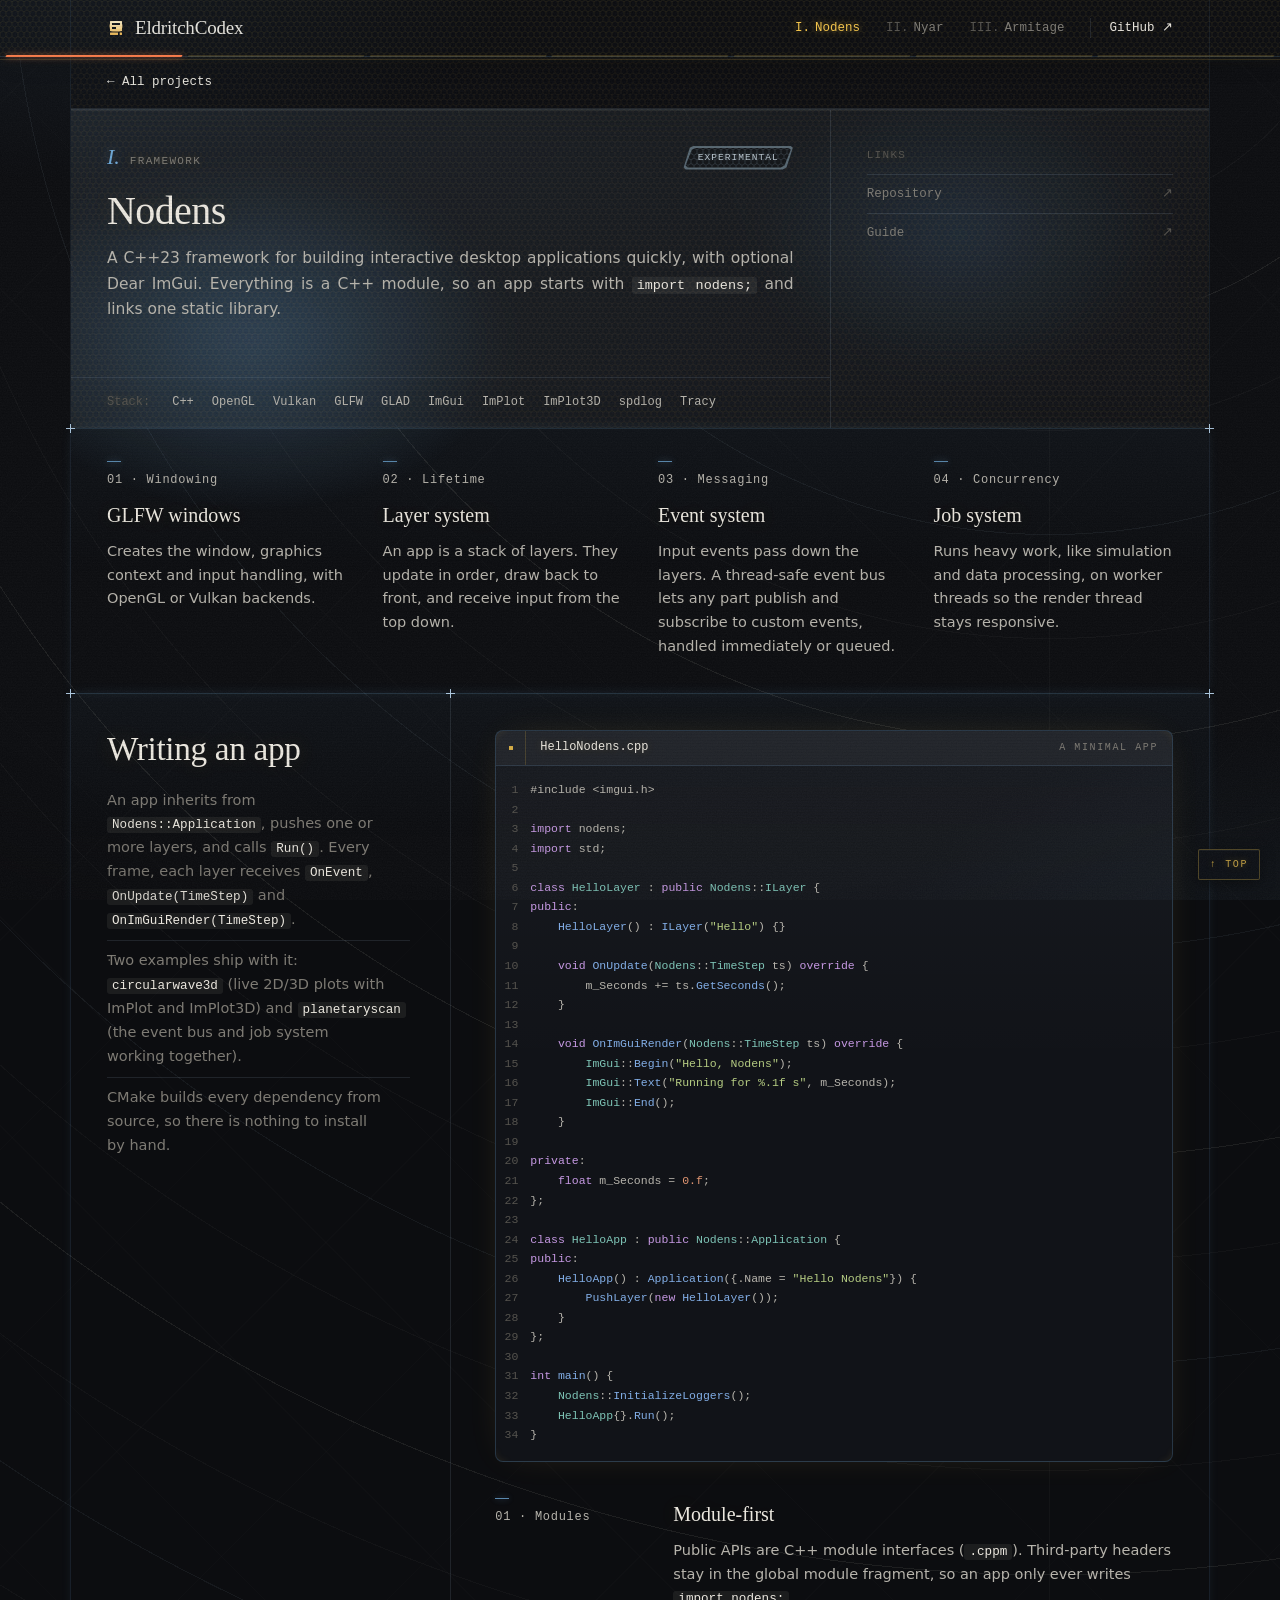
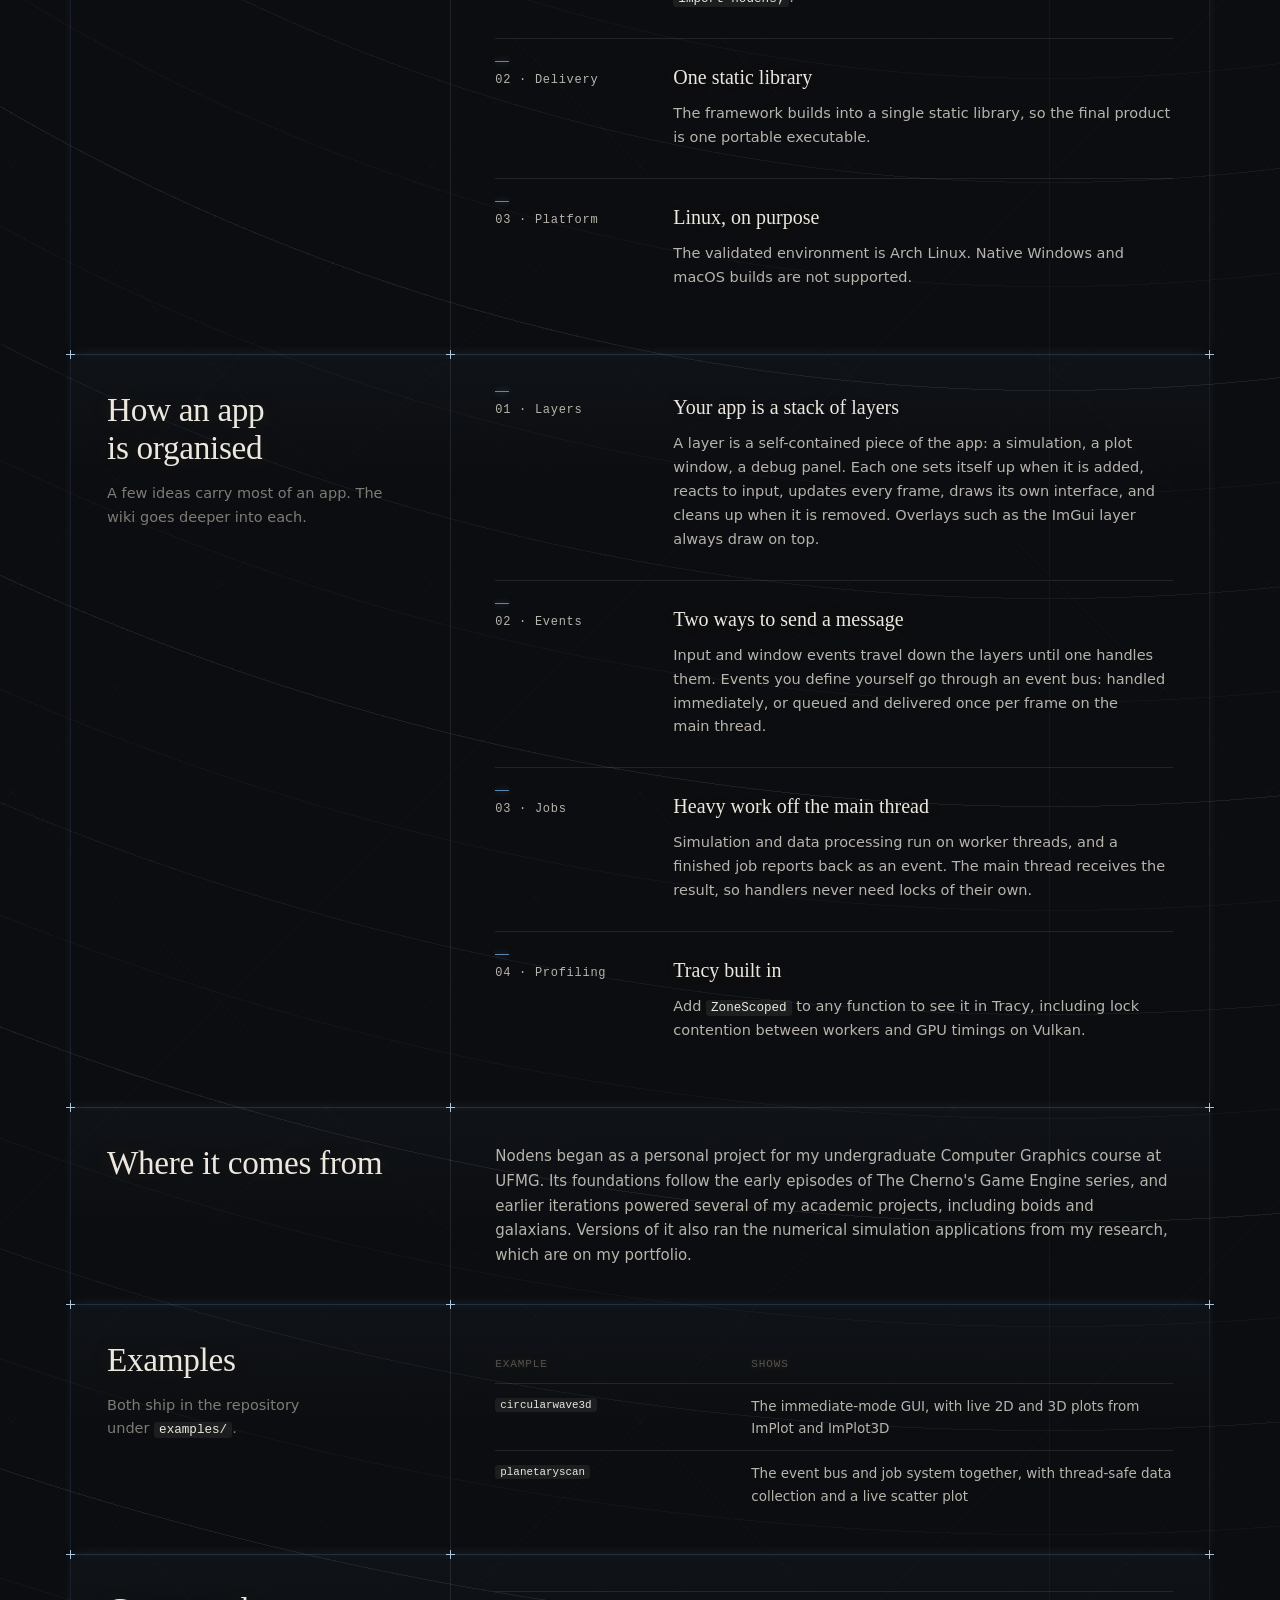
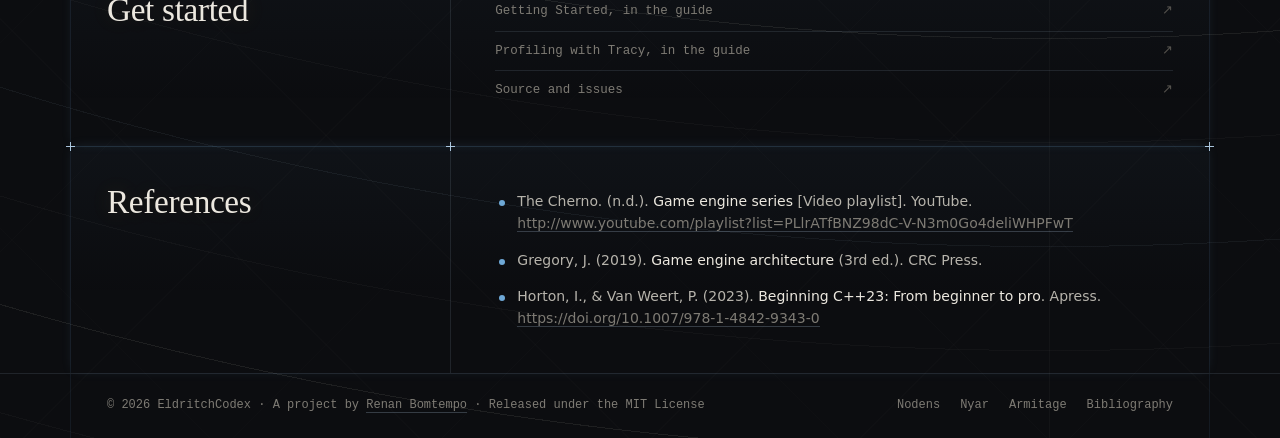
<file: nodens/index.html>
<!DOCTYPE html>
<html lang="en">

<head>
    <meta charset="UTF-8" />
    <meta name="viewport" content="width=device-width, initial-scale=1.0" />

    <!-- Security: restrict what the page can load; GitHub Pages cannot set response headers. -->
    <meta http-equiv="Content-Security-Policy"
        content="default-src 'self'; script-src 'self' https://www.googletagmanager.com; style-src 'self' https://fonts.googleapis.com; font-src https://fonts.gstatic.com; img-src 'self' data: https://*.doubleclick.net https://www.google.com.br https://www.googletagmanager.com https://*.google-analytics.com https://*.analytics.google.com https://analytics.google.com https://www.google.com; connect-src 'self' https://*.doubleclick.net https://www.google.com.br https://*.google-analytics.com https://*.analytics.google.com https://analytics.google.com https://*.googletagmanager.com https://www.google.com; frame-src https://www.googletagmanager.com; object-src 'none'; base-uri 'self'; form-action 'none'">
    <meta name="referrer" content="strict-origin-when-cross-origin">

    <script src="../js/gtm.js?v=89" defer></script>

    <link rel="preconnect" href="https://fonts.googleapis.com">
    <link rel="preconnect" href="https://fonts.gstatic.com" crossorigin>
    <link href="https://fonts.googleapis.com/css2?family=Fraunces:ital,opsz,wght@0,9..144,300..600;1,9..144,300..600&family=IBM+Plex+Mono:wght@400;500&family=IBM+Plex+Sans:wght@400;500&display=swap"
        rel="stylesheet" media="print" id="google-fonts">
    <noscript><link href="https://fonts.googleapis.com/css2?family=Fraunces:ital,opsz,wght@0,9..144,300..600;1,9..144,300..600&family=IBM+Plex+Mono:wght@400;500&family=IBM+Plex+Sans:wght@400;500&display=swap" rel="stylesheet"></noscript>
    <link rel="stylesheet" href="../css/style.css?v=89">
    <link rel="stylesheet" href="../css/vfd.css?v=89">
    <link rel="icon" href="../assets/favicon.svg" type="image/svg+xml">

    <title>Nodens · EldritchCodex</title>
    <meta name="author" content="Renan Bomtempo">
    <meta name="description"
        content="Nodens is a module-first C++23 framework for building interactive desktop applications quickly: layers, an event bus, a job system and optional Dear ImGui.">
    <link rel="canonical" href="https://eldritchcodex.com/nodens/">
    <meta name="robots" content="index, follow, max-image-preview:large">
    <meta property="og:title" content="Nodens · EldritchCodex" />
    <meta property="og:description"
        content="Nodens is a module-first C++23 framework for building interactive desktop applications quickly: layers, an event bus, a job system and optional Dear ImGui." />
    <meta property="og:url" content="https://eldritchcodex.com/nodens/" />
    <meta property="og:type" content="website" />
    <meta property="og:site_name" content="EldritchCodex" />
    <meta property="og:locale" content="en" />
    <meta property="og:image" content="https://eldritchcodex.com/assets/og-nodens.png" />
    <meta property="og:image:type" content="image/png" />
    <meta property="og:image:width" content="1200" />
    <meta property="og:image:height" content="630" />
    <meta property="og:image:alt" content="Nodens, part of EldritchCodex." />
    <meta name="twitter:card" content="summary_large_image" />
    <meta name="twitter:title" content="Nodens · EldritchCodex" />
    <meta name="twitter:description"
        content="Nodens is a module-first C++23 framework for building interactive desktop applications quickly: layers, an event bus, a job system and optional Dear ImGui." />
    <meta name="twitter:image" content="https://eldritchcodex.com/assets/og-nodens.png" />
    <meta name="twitter:image:alt" content="Nodens, part of EldritchCodex." />
    <meta name="theme-color" content="#0c0d10">
    <script type="application/ld+json">
    {
      "@context": "https://schema.org",
      "@type": "SoftwareSourceCode",
      "@id": "https://eldritchcodex.com/nodens/",
      "name": "Nodens",
      "description": "Nodens is a module-first C++23 framework for building interactive desktop applications quickly: layers, an event bus, a job system and optional Dear ImGui.",
      "programmingLanguage": "C++",
      "url": "https://eldritchcodex.com/nodens/",
      "author": { "@type": "Person", "name": "Renan Bomtempo", "url": "https://renanbomtempo.me/" },
      "isPartOf": { "@type": "WebSite", "name": "EldritchCodex", "url": "https://eldritchcodex.com/" }
    }
    </script>

</head>

<body>

    <!-- Google Tag Manager (noscript) -->
    <noscript><iframe src="https://www.googletagmanager.com/ns.html?id=GTM-PJDK65KS" height="0" width="0"
            style="display:none;visibility:hidden"></iframe></noscript>
    <!-- End Google Tag Manager (noscript) -->

    <header class="site-header">
        <div class="header-inner">
            <a class="wordmark" href="../">
                <svg viewBox="190 145 640 720" fill="currentColor" aria-hidden="true">
                    <path fill-rule="evenodd"
                        d="M240 195 Q512 167 784 195 Q819 420 784 647 Q512 675 240 647 Q205 420 240 195 Z M324 281 Q512 270 700 281 L704 375 Q512 372 320 375 Z M320 469 Q416 472 512 469 L512 566 Q416 566 324 562 Z" />
                    <path d="M240 738h363v90H240zM693 738h90v90h-90z" />
                </svg>
                EldritchCodex
            </a>
            <nav class="nav" aria-label="Primary">
                <a href="../nodens/" aria-current="page"><span class="num">I.</span>Nodens</a>
                <a href="../nyar/"><span class="num">II.</span>Nyar</a>
                <a href="../armitage/"><span class="num">III.</span>Armitage</a>
                <a class="ext hide-sm" href="https://github.com/eldritch-codex" target="_blank" rel="noopener">GitHub
                    ↗</a>
            </nav>
        </div>
    </header>

    <main class="wrap" id="top">

        <h1 class="sr-only">Nodens</h1>
        <p class="crumb" data-tone="nodens"><a href="../#nodens">← All projects</a></p>

        <article id="nodens" class="chapter" data-tone="nodens">
            <header class="row chapter-header">
                <div class="cell col-8 chapter-head">
                    <div class="chapter-kicker">
                        <span class="chapter-index"><span class="roman">I</span><span
                                class="chapter-label">FRAMEWORK</span></span>
                        <span class="tag">experimental</span>
                    </div>
                    <h2>
                        Nodens
                    </h2>
                    <p>
                        A C++23 framework for building interactive desktop applications quickly, with optional Dear
                        ImGui. Everything is a C++ module, so an app starts with <code>import nodens;</code> and links
                        one static library.
                    </p>
                </div>
                <div class="chapter-stack dep-strip">
                    <span class="label">Stack:</span>
                    <a href="https://en.cppreference.com/w/cpp/23" target="_blank" rel="noopener">C++</a>
                    <a href="https://www.opengl.org/" target="_blank" rel="noopener">OpenGL</a>
                    <a href="https://www.vulkan.org/" target="_blank" rel="noopener">Vulkan</a>
                    <a href="https://www.glfw.org/" target="_blank" rel="noopener">GLFW</a>
                    <a href="https://glad.dav1d.de/" target="_blank" rel="noopener">GLAD</a>
                    <a href="https://github.com/ocornut/imgui" target="_blank" rel="noopener">ImGui</a>
                    <a href="https://github.com/epezent/implot" target="_blank" rel="noopener">ImPlot</a>
                    <a href="https://github.com/brenocq/implot3d" target="_blank" rel="noopener">ImPlot3D</a>
                    <a href="https://github.com/gabime/spdlog" target="_blank" rel="noopener">spdlog</a>
                    <a href="https://github.com/wolfpld/tracy" target="_blank" rel="noopener">Tracy</a>
                </div>
                <aside class="cell col-4 chapter-aside" aria-label="Nodens links">
                    <span class="aside-label">Links</span>
                    <ul class="chapter-links">
                        <li><a href="https://github.com/eldritch-codex/nodens" target="_blank"
                                rel="noopener">Repository</a></li>
                        <li><a href="https://github.com/eldritch-codex/nodens/blob/main/docs/guide/README.md"
                                target="_blank" rel="noopener">Guide</a></li>
                    </ul>
                </aside>
            </header>

            <section class="sect sect--bare">
                <div class="sect-body">
                    <ul class="items">
                        <li><span class="item-idx">01 · Windowing</span>
                            <div>
                                <h4 aria-level="3">GLFW windows</h4>
                                <p>Creates the window, graphics context and input handling, with OpenGL or Vulkan
                                    backends.</p>
                            </div>
                        </li>
                        <li><span class="item-idx">02 · Lifetime</span>
                            <div>
                                <h4>Layer system</h4>
                                <p>An app is a stack of layers. They update in order, draw back to front, and receive
                                    input from the
                                    top down.</p>
                            </div>
                        </li>
                        <li><span class="item-idx">03 · Messaging</span>
                            <div>
                                <h4>Event system</h4>
                                <p>Input events pass down the layers. A thread-safe event bus lets any part publish and
                                    subscribe to
                                    custom events, handled immediately or queued.</p>
                            </div>
                        </li>
                        <li><span class="item-idx">04 · Concurrency</span>
                            <div>
                                <h4>Job system</h4>
                                <p>Runs heavy work, like simulation and data processing, on worker threads so the render
                                    thread
                                    stays responsive.</p>
                            </div>
                        </li>
                    </ul>
                </div>
            </section>

            <section class="sect">
                <div class="sect-intro">
                    <h3>Writing an app</h3>
                    <ul class="notes">
                        <li>An app inherits from <code>Nodens::Application</code>, pushes one or more layers, and calls
                            <code>Run()</code>. Every frame, each layer receives <code>OnEvent</code>,
                            <code>OnUpdate(TimeStep)</code> and <code>OnImGuiRender(TimeStep)</code>.
                        </li>
                        <li>Two examples ship with it: <code>circularwave3d</code> (live 2D/3D plots with ImPlot and
                            ImPlot3D) and <code>planetaryscan</code> (the event bus and job system working together).
                        </li>
                        <li>CMake builds every dependency from source, so there is nothing to install by hand.</li>
                    </ul>
                </div>
                <div class="sect-body">
                    <figure class="figure" data-tabgroup="">
                        <figcaption class="figure-bar">
                            <span class="figure-file">HelloNodens.cpp</span>
                            <span>a minimal app</span>
                        </figcaption>
                        <pre class="code" data-src="nodens-app"></pre>
                    </figure>
                    <ul class="items">
                        <li><span class="item-idx">01 · Modules</span>
                            <div>
                                <h4>Module-first</h4>
                                <p>Public APIs are C++ module interfaces (<code>.cppm</code>). Third-party headers stay
                                    in the global module fragment, so an app only ever writes <code>import
                                        nodens;</code>.</p>
                            </div>
                        </li>
                        <li><span class="item-idx">02 · Delivery</span>
                            <div>
                                <h4>One static library</h4>
                                <p>The framework builds into a single static library, so the final product is one
                                    portable executable.</p>
                            </div>
                        </li>
                        <li><span class="item-idx">03 · Platform</span>
                            <div>
                                <h4>Linux, on purpose</h4>
                                <p>The validated environment is Arch Linux. Native Windows and macOS builds are not
                                    supported.</p>
                            </div>
                        </li>
                    </ul>
                </div>
            </section>

            <section class="sect">
                <div class="sect-intro">
                    <h3>How an app is organised</h3>
                    <p>A few ideas carry most of an app. The wiki goes deeper into each.</p>
                </div>
                <div class="sect-body">
<ul class="items"><li><span class="item-idx">01 · Layers</span><div><h4>Your app is a stack of layers</h4><p>A layer is a self-contained piece of the app: a simulation, a plot window, a debug panel. Each one sets itself up when it is added, reacts to input, updates every frame, draws its own interface, and cleans up when it is removed. Overlays such as the ImGui layer always draw on top.</p></div></li><li><span class="item-idx">02 · Events</span><div><h4>Two ways to send a message</h4><p>Input and window events travel down the layers until one handles them. Events you define yourself go through an event bus: handled immediately, or queued and delivered once per frame on the main thread.</p></div></li><li><span class="item-idx">03 · Jobs</span><div><h4>Heavy work off the main thread</h4><p>Simulation and data processing run on worker threads, and a finished job reports back as an event. The main thread receives the result, so handlers never need locks of their own.</p></div></li><li><span class="item-idx">04 · Profiling</span><div><h4>Tracy built in</h4><p>Add <code>ZoneScoped</code> to any function to see it in Tracy, including lock contention between workers and GPU timings on Vulkan.</p></div></li></ul>
                </div>
        </section>

        <section class="sect">
                <div class="sect-intro">
                    <h3>Where it comes from</h3>

                </div>
                <div class="sect-body">
                    <p class="flush-text">Nodens began as a personal project for my undergraduate Computer Graphics
                        course at UFMG. Its foundations follow the early episodes of The Cherno's Game Engine series,
                        and earlier iterations powered several of my academic projects, including boids and galaxians.
                        Versions of it also ran the numerical simulation applications from my research, which are on <a
                            href="https://renanbomtempo.me/#eldritchcodex" rel="noopener" target="_blank">my
                            portfolio</a>.</p>
                </div>
            </section>

            <section class="sect">
                <div class="sect-intro">
                    <h3>Examples</h3>
                    <p>Both ship in the repository under <code>examples/</code>.</p>
                </div>
                <div class="sect-body">
                    <table class="ledger-table ledger-table--text">
                        <thead>
                            <tr>
                                <th>Example</th>
                                <th>Shows</th>
                            </tr>
                        </thead>
                        <tbody>
                            <tr>
                                <td><code>circularwave3d</code></td>
                                <td>The immediate-mode GUI, with live 2D and 3D plots from ImPlot and ImPlot3D</td>
                            </tr>
                            <tr>
                                <td><code>planetaryscan</code></td>
                                <td>The event bus and job system together, with thread-safe data collection and a live
                                    scatter plot</td>
                            </tr>
                        </tbody>
                    </table>
                </div>
            </section>

            <section class="sect">
                <div class="sect-intro">
                    <h3>Get started</h3>

                </div>
                <div class="sect-body">
                    <ul class="chapter-links">
                        <li><a href="https://github.com/eldritch-codex/nodens/blob/main/docs/guide/getting-started.md"
                                rel="noopener" target="_blank">Getting Started, in the guide</a></li>
                        <li><a href="https://github.com/eldritch-codex/nodens/blob/main/docs/guide/profiling-with-tracy.md"
                                rel="noopener" target="_blank">Profiling with Tracy, in the guide</a></li>
                        <li><a href="https://github.com/eldritch-codex/nodens" rel="noopener" target="_blank">Source and
                                issues</a></li>
                    </ul>
                </div>
            </section>

            <section class="sect">
                <div class="sect-intro">
                    <h3>References</h3>

                </div>
                <div class="sect-body">
                    <ul class="references">
                        <li>The Cherno. (n.d.). <strong>Game engine series</strong> [Video playlist]. YouTube. <a
                                href="http://www.youtube.com/playlist?list=PLlrATfBNZ98dC-V-N3m0Go4deliWHPFwT"
                                rel="noopener"
                                target="_blank">http://www.youtube.com/playlist?list=PLlrATfBNZ98dC-V-N3m0Go4deliWHPFwT</a>
                        </li>
                        <li>Gregory, J. (2019). <strong>Game engine architecture</strong> (3rd ed.). CRC Press.</li>
                        <li>Horton, I., &amp; Van Weert, P. (2023). <strong>Beginning C++23: From beginner to
                                pro</strong>. Apress. <a href="https://doi.org/10.1007/978-1-4842-9343-0" rel="noopener"
                                target="_blank">https://doi.org/10.1007/978-1-4842-9343-0</a></li>
                    </ul>
                </div>
            </section>
        </article>

    </main>

    <footer class="site-footer">
        <div class="wrap footer-inner">
            <span>© 2026 EldritchCodex · A project by <a href="https://renanbomtempo.me" target="_blank"
                    rel="noopener">Renan Bomtempo</a> · Released under the MIT License</span>
            <div class="footer-links">
                <a href="../nodens/">Nodens</a>
                <a href="../nyar/">Nyar</a>
                <a href="../armitage/">Armitage</a>
                <a href="https://www.zotero.org/groups/6489354/eldritchcodex" target="_blank" rel="noopener">Bibliography</a>
            </div>
        </div>
    </footer>

    <a class="to-top" href="#top" aria-label="Back to top" title="Back to top">↑ TOP</a>

    <!-- Code & shell templates -->
    <script type="text/plain" id="src-nodens-app" data-lang="cpp">
#include <imgui.h>

import nodens;
import std;

class HelloLayer : public Nodens::ILayer {
public:
    HelloLayer() : ILayer("Hello") {}

    void OnUpdate(Nodens::TimeStep ts) override {
        m_Seconds += ts.GetSeconds();
    }

    void OnImGuiRender(Nodens::TimeStep ts) override {
        ImGui::Begin("Hello, Nodens");
        ImGui::Text("Running for %.1f s", m_Seconds);
        ImGui::End();
    }

private:
    float m_Seconds = 0.f;
};

class HelloApp : public Nodens::Application {
public:
    HelloApp() : Application({.Name = "Hello Nodens"}) {
        PushLayer(new HelloLayer());
    }
};

int main() {
    Nodens::InitializeLoggers();
    HelloApp{}.Run();
}
</script>

    <script src="../js/bg-field.js?v=89" defer></script>
    <script src="../js/main.js?v=89" defer></script>
    <script src="../js/vfd.js?v=89" defer></script>
</body>

</html>
</file>
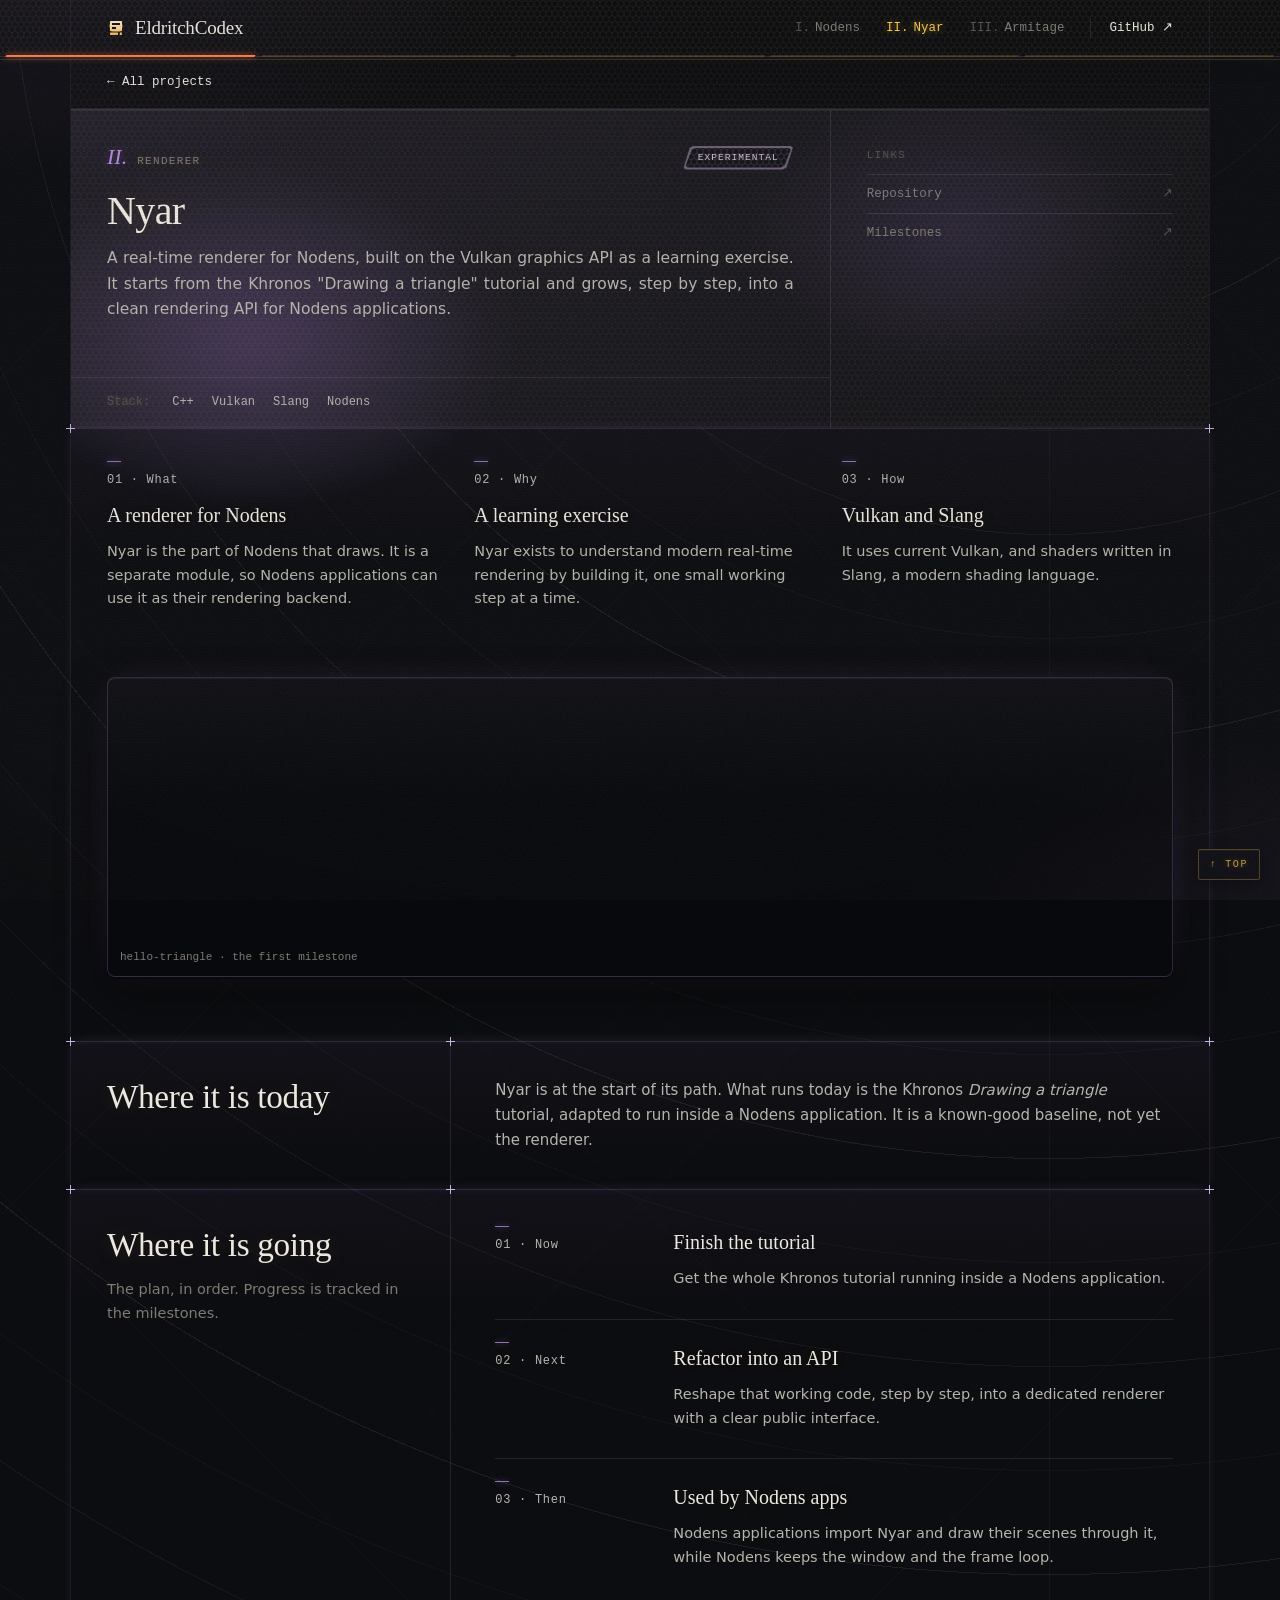
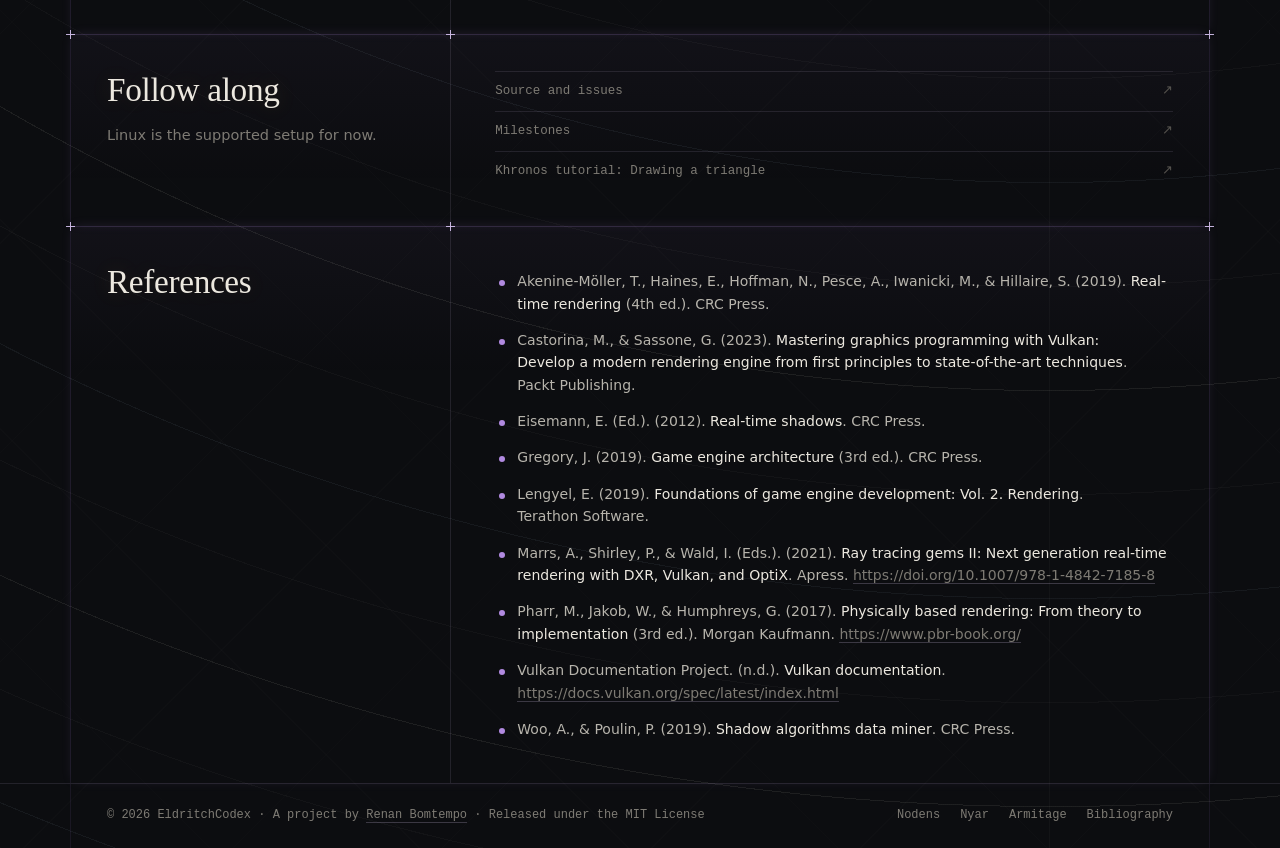
<file: nyar/index.html>
<!DOCTYPE html>
<html lang="en">

<head>
    <meta charset="UTF-8" />
    <meta name="viewport" content="width=device-width, initial-scale=1.0" />

    <!-- Security: restrict what the page can load; GitHub Pages cannot set response headers. -->
    <meta http-equiv="Content-Security-Policy"
        content="default-src 'self'; script-src 'self' https://www.googletagmanager.com; style-src 'self' https://fonts.googleapis.com; font-src https://fonts.gstatic.com; img-src 'self' data: https://*.doubleclick.net https://www.google.com.br https://www.googletagmanager.com https://*.google-analytics.com https://*.analytics.google.com https://analytics.google.com https://www.google.com; connect-src 'self' https://*.doubleclick.net https://www.google.com.br https://*.google-analytics.com https://*.analytics.google.com https://analytics.google.com https://*.googletagmanager.com https://www.google.com; frame-src https://www.googletagmanager.com; object-src 'none'; base-uri 'self'; form-action 'none'">
    <meta name="referrer" content="strict-origin-when-cross-origin">

    <script src="../js/gtm.js?v=89" defer></script>

    <link rel="preconnect" href="https://fonts.googleapis.com">
    <link rel="preconnect" href="https://fonts.gstatic.com" crossorigin>
    <link href="https://fonts.googleapis.com/css2?family=Fraunces:ital,opsz,wght@0,9..144,300..600;1,9..144,300..600&family=IBM+Plex+Mono:wght@400;500&family=IBM+Plex+Sans:wght@400;500&display=swap"
        rel="stylesheet" media="print" id="google-fonts">
    <noscript><link href="https://fonts.googleapis.com/css2?family=Fraunces:ital,opsz,wght@0,9..144,300..600;1,9..144,300..600&family=IBM+Plex+Mono:wght@400;500&family=IBM+Plex+Sans:wght@400;500&display=swap" rel="stylesheet"></noscript>
    <link rel="stylesheet" href="../css/style.css?v=89">
    <link rel="stylesheet" href="../css/vfd.css?v=89">
    <link rel="icon" href="../assets/favicon.svg" type="image/svg+xml">

    <title>Nyar · EldritchCodex</title>
    <meta name="author" content="Renan Bomtempo">
    <meta name="description"
        content="Nyar is a real-time Vulkan renderer built as a separate module for Nodens, with Slang shaders compiled to SPIR-V.">
    <link rel="canonical" href="https://eldritchcodex.com/nyar/">
    <meta name="robots" content="index, follow, max-image-preview:large">
    <meta property="og:title" content="Nyar · EldritchCodex" />
    <meta property="og:description"
        content="Nyar is a real-time Vulkan renderer built as a separate module for Nodens, with Slang shaders compiled to SPIR-V." />
    <meta property="og:url" content="https://eldritchcodex.com/nyar/" />
    <meta property="og:type" content="website" />
    <meta property="og:site_name" content="EldritchCodex" />
    <meta property="og:locale" content="en" />
    <meta property="og:image" content="https://eldritchcodex.com/assets/og-nyar.png" />
    <meta property="og:image:type" content="image/png" />
    <meta property="og:image:width" content="1200" />
    <meta property="og:image:height" content="630" />
    <meta property="og:image:alt" content="Nyar, part of EldritchCodex." />
    <meta name="twitter:card" content="summary_large_image" />
    <meta name="twitter:title" content="Nyar · EldritchCodex" />
    <meta name="twitter:description"
        content="Nyar is a real-time Vulkan renderer built as a separate module for Nodens, with Slang shaders compiled to SPIR-V." />
    <meta name="twitter:image" content="https://eldritchcodex.com/assets/og-nyar.png" />
    <meta name="twitter:image:alt" content="Nyar, part of EldritchCodex." />
    <meta name="theme-color" content="#0c0d10">
    <script type="application/ld+json">
    {
      "@context": "https://schema.org",
      "@type": "SoftwareSourceCode",
      "@id": "https://eldritchcodex.com/nyar/",
      "name": "Nyar",
      "description": "Nyar is a real-time Vulkan renderer built as a separate module for Nodens, as a learning exercise.",
      "programmingLanguage": "C++",
      "url": "https://eldritchcodex.com/nyar/",
      "author": { "@type": "Person", "name": "Renan Bomtempo", "url": "https://renanbomtempo.me/" },
      "isPartOf": { "@type": "WebSite", "name": "EldritchCodex", "url": "https://eldritchcodex.com/" }
    }
    </script>

</head>

<body>

    <!-- Google Tag Manager (noscript) -->
    <noscript><iframe src="https://www.googletagmanager.com/ns.html?id=GTM-PJDK65KS" height="0" width="0"
            style="display:none;visibility:hidden"></iframe></noscript>
    <!-- End Google Tag Manager (noscript) -->

    <header class="site-header">
        <div class="header-inner">
            <a class="wordmark" href="../">
                <svg viewBox="190 145 640 720" fill="currentColor" aria-hidden="true">
                    <path fill-rule="evenodd"
                        d="M240 195 Q512 167 784 195 Q819 420 784 647 Q512 675 240 647 Q205 420 240 195 Z M324 281 Q512 270 700 281 L704 375 Q512 372 320 375 Z M320 469 Q416 472 512 469 L512 566 Q416 566 324 562 Z" />
                    <path d="M240 738h363v90H240zM693 738h90v90h-90z" />
                </svg>
                EldritchCodex
            </a>
            <nav class="nav" aria-label="Primary">
                <a href="../nodens/"><span class="num">I.</span>Nodens</a>
                <a href="../nyar/" aria-current="page"><span class="num">II.</span>Nyar</a>
                <a href="../armitage/"><span class="num">III.</span>Armitage</a>
                <a class="ext hide-sm" href="https://github.com/eldritch-codex" target="_blank" rel="noopener">GitHub
                    ↗</a>
            </nav>
        </div>
    </header>

    <main class="wrap" id="top">

        <h1 class="sr-only">Nyar</h1>
        <p class="crumb" data-tone="nyar"><a href="../#nyar">← All projects</a></p>

        <article id="nyar" class="chapter" data-tone="nyar">
            <header class="row chapter-header">
                <div class="cell col-8 chapter-head">
                    <div class="chapter-kicker">
                        <span class="chapter-index"><span class="roman">II</span><span
                                class="chapter-label">RENDERER</span></span>
                        <span class="tag">experimental</span>
                    </div>
                    <h2>
                        Nyar
                    </h2>
                    <p>
                        A real-time renderer for Nodens, built on the Vulkan graphics API as a learning exercise. It
                        starts from the Khronos "Drawing a triangle" tutorial and grows, step by step, into a clean
                        rendering API for Nodens applications.
                    </p>
                </div>
                <div class="chapter-stack dep-strip">
                    <span class="label">Stack:</span>
                    <a href="https://en.cppreference.com/w/cpp/23" target="_blank" rel="noopener">C++</a>
                    <a href="https://docs.vulkan.org/spec/latest/index.html" target="_blank" rel="noopener">Vulkan</a>
                    <a href="https://github.com/shader-slang/slang" target="_blank" rel="noopener">Slang</a>
                    <a href="https://github.com/eldritch-codex/nodens" target="_blank" rel="noopener">Nodens</a>
                </div>
                <aside class="cell col-4 chapter-aside" aria-label="Nyar links">
                    <span class="aside-label">Links</span>
                    <ul class="chapter-links">
                        <li><a href="https://github.com/eldritch-codex/nyar" target="_blank"
                                rel="noopener">Repository</a></li>
                        <li><a href="https://github.com/eldritch-codex/nyar/milestones" target="_blank"
                                rel="noopener">Milestones</a></li>
                    </ul>
                </aside>
            </header>

        <section class="sect sect--bare">
                <div class="sect-body">
<ul class="items"><li><span class="item-idx">01 · What</span><div><h4 aria-level="3">A renderer for Nodens</h4><p>Nyar is the part of Nodens that draws. It is a separate module, so Nodens applications can use it as their rendering backend.</p></div></li><li><span class="item-idx">02 · Why</span><div><h4>A learning exercise</h4><p>Nyar exists to understand modern real-time rendering by building it, one small working step at a time.</p></div></li><li><span class="item-idx">03 · How</span><div><h4>Vulkan and Slang</h4><p>It uses current Vulkan, and shaders written in Slang, a modern shading language.</p></div></li></ul>
            <div class="row">
                <div class="cell">
                    <div class="stage-box">
                        <canvas id="triangle" aria-label="Live triangle preview"></canvas>
                        <div class="stage-caption">
                            <span>hello-triangle · the first milestone</span>
                            <span id="fps"></span>
                        </div>
                    </div>
                </div>
            </div>
                </div>
        </section>
        <section class="sect">
                <div class="sect-intro">
                    <h3>Where it is today</h3>
                </div>
                <div class="sect-body">
<p class="flush-text">Nyar is at the start of its path. What runs today is the Khronos <em>Drawing a triangle</em> tutorial, adapted to run inside a Nodens application. It is a known-good baseline, not yet the renderer.</p>
                </div>
        </section>
        <section class="sect">
                <div class="sect-intro">
                    <h3>Where it is going</h3>
                    <p>The plan, in order. Progress is tracked in the milestones.</p>
                </div>
                <div class="sect-body">
<ul class="items"><li><span class="item-idx">01 · Now</span><div><h4>Finish the tutorial</h4><p>Get the whole Khronos tutorial running inside a Nodens application.</p></div></li><li><span class="item-idx">02 · Next</span><div><h4>Refactor into an API</h4><p>Reshape that working code, step by step, into a dedicated renderer with a clear public interface.</p></div></li><li><span class="item-idx">03 · Then</span><div><h4>Used by Nodens apps</h4><p>Nodens applications import Nyar and draw their scenes through it, while Nodens keeps the window and the frame loop.</p></div></li></ul>
                </div>
        </section>
        <section class="sect">
                <div class="sect-intro">
                    <h3>Follow along</h3>
                    <p>Linux is the supported setup for now.</p>
                </div>
                <div class="sect-body">
<ul class="chapter-links">
<li><a href="https://github.com/eldritch-codex/nyar" rel="noopener" target="_blank">Source and issues</a></li>
<li><a href="https://github.com/eldritch-codex/nyar/milestones" rel="noopener" target="_blank">Milestones</a></li>
<li><a href="https://docs.vulkan.org/tutorial/latest/03_Drawing_a_triangle/00_Setup/00_Base_code.html" rel="noopener" target="_blank">Khronos tutorial: Drawing a triangle</a></li>
</ul>
                </div>
        </section>
        <section class="sect">
                <div class="sect-intro">
                    <h3>References</h3>

                </div>
                <div class="sect-body">
<ul class="references">
<li>Akenine-Möller, T., Haines, E., Hoffman, N., Pesce, A., Iwanicki, M., &amp; Hillaire, S. (2019). <strong>Real-time rendering</strong> (4th ed.). CRC Press.</li>
<li>Castorina, M., &amp; Sassone, G. (2023). <strong>Mastering graphics programming with Vulkan: Develop a modern rendering engine from first principles to state-of-the-art techniques</strong>. Packt Publishing.</li>
<li>Eisemann, E. (Ed.). (2012). <strong>Real-time shadows</strong>. CRC Press.</li>
<li>Gregory, J. (2019). <strong>Game engine architecture</strong> (3rd ed.). CRC Press.</li>
<li>Lengyel, E. (2019). <strong>Foundations of game engine development: Vol. 2. Rendering</strong>. Terathon Software.</li>
<li>Marrs, A., Shirley, P., &amp; Wald, I. (Eds.). (2021). <strong>Ray tracing gems II: Next generation real-time rendering with DXR, Vulkan, and OptiX</strong>. Apress. <a href="https://doi.org/10.1007/978-1-4842-7185-8" rel="noopener" target="_blank">https://doi.org/10.1007/978-1-4842-7185-8</a></li>
<li>Pharr, M., Jakob, W., &amp; Humphreys, G. (2017). <strong>Physically based rendering: From theory to implementation</strong> (3rd ed.). Morgan Kaufmann. <a href="https://www.pbr-book.org/" rel="noopener" target="_blank">https://www.pbr-book.org/</a></li>
<li>Vulkan Documentation Project. (n.d.). <strong>Vulkan documentation</strong>. <a href="https://docs.vulkan.org/spec/latest/index.html" rel="noopener" target="_blank">https://docs.vulkan.org/spec/latest/index.html</a></li>
<li>Woo, A., &amp; Poulin, P. (2019). <strong>Shadow algorithms data miner</strong>. CRC Press.</li>
</ul>
                </div>
        </section>
        </article>

    </main>

    <footer class="site-footer">
        <div class="wrap footer-inner">
            <span>© 2026 EldritchCodex · A project by <a href="https://renanbomtempo.me" target="_blank"
                    rel="noopener">Renan Bomtempo</a> · Released under the MIT License</span>
            <div class="footer-links">
                <a href="../nodens/">Nodens</a>
                <a href="../nyar/">Nyar</a>
                <a href="../armitage/">Armitage</a>
                <a href="https://www.zotero.org/groups/6489354/eldritchcodex" target="_blank" rel="noopener">Bibliography</a>
            </div>
        </div>
    </footer>

    <a class="to-top" href="#top" aria-label="Back to top" title="Back to top">↑ TOP</a>

    <script src="../js/bg-field.js?v=89" defer></script>
    <script src="../js/main.js?v=89" defer></script>
    <script src="../js/vfd.js?v=89" defer></script>
</body>

</html>
</file>
<file: css/style.css>
/* ==========================================================================
   EldritchCodex · unified 12-column editorial layout
   Fraunces (display) · IBM Plex Sans (prose) · IBM Plex Mono (code & meta)
   ========================================================================== */

:root {
    color-scheme: dark;

    --bg: #0c0d10;
    --surface: #111318;
    --surface-2: #151820;
    --rule: rgba(214, 210, 196, 0.11);
    --rule-strong: rgba(214, 210, 196, 0.22);

    --ink-rgb: 236, 232, 223;
    --glass-rgb: 255, 255, 255;
    --shadow: 0 18px 50px rgba(0, 0, 0, 0.35);

    --ink: #ece8df;
    --text: #b7b4ac;
    --muted: #7e7b74;
    --dim: #55534e;

    --nodens: #6ea8d6;
    --nyar: #b18ae0;
    --armitage: #d9a75c;

    --sx-kw: #c699e3;
    --sx-type: #7ec4b6;
    --sx-fn: #82aee6;
    --sx-str: #b5cc82;
    --sx-num: #e09672;
    --sx-com: #63615b;
    --sx-attr: #dfc077;

    --wrap: 1140px;
    --pad-x: 36px;
    --pad-y: 36px;

    /* Hub of the background astrolabe; it sits over the hero art on wide screens */
    --hub-x: 82%;

    --font-display: "Fraunces", Georgia, serif;
    --font-sans: "IBM Plex Sans", system-ui, sans-serif;
    --font-mono: "IBM Plex Mono", ui-monospace, monospace;
}

*,
*::before,
*::after {
    box-sizing: border-box;
}

html {
    scroll-behavior: smooth;
    scroll-padding-top: calc(var(--header-h, 56px) + 4px);
}

body {
    margin: 0;
    background-color: var(--bg);
    background-image:
        /* concentric rings, one bone ring every 104px */
        repeating-radial-gradient(circle at var(--hub-x) -90px,
            rgba(var(--ink-rgb), 0.03) 0 1px, transparent 1px 104px),
        /* the blue node's ring, every second bone ring */
        repeating-radial-gradient(circle at var(--hub-x) -90px,
            rgba(110, 168, 214, 0.035) 0 1px, transparent 1px 208px),
        /* the amber node's ring, every fourth */
        repeating-radial-gradient(circle at var(--hub-x) -90px,
            rgba(217, 167, 92, 0.04) 0 1px, transparent 1px 416px),
        /* the instrument's vertical axis, through the hub */
        linear-gradient(90deg,
            transparent 0 calc(var(--hub-x) - 0.5px),
            rgba(var(--ink-rgb), 0.03) calc(var(--hub-x) - 0.5px) calc(var(--hub-x) + 0.5px),
            transparent calc(var(--hub-x) + 0.5px)),
        /* the rotated square, as a faint diagonal lattice */
        repeating-linear-gradient(45deg, rgba(var(--ink-rgb), 0.012) 0 1px, transparent 1px 148px),
        repeating-linear-gradient(-45deg, rgba(var(--ink-rgb), 0.012) 0 1px, transparent 1px 148px);
    color: var(--text);
    font-family: var(--font-sans);
    font-size: 15px;
    line-height: 1.65;
    -webkit-font-smoothing: antialiased;
}

/* Live canvas (js/bg-field.js) replaces the static gradients above. */
.bg-field {
    position: fixed;
    inset: 0;
    width: 100%;
    height: 100%;
    z-index: -1;
    pointer-events: none;
}

.bg-live body {
    background-image: none;
}

/* Monochrome grain over the whole page. */
body::before {
    content: "";
    position: fixed;
    inset: 0;
    z-index: 9999;
    pointer-events: none;
    background-image: url("data:image/svg+xml,%3Csvg%20xmlns%3D%27http%3A%2F%2Fwww.w3.org%2F2000%2Fsvg%27%20width%3D%27220%27%20height%3D%27220%27%3E%3Cfilter%20id%3D%27n%27%20x%3D%270%27%20y%3D%270%27%20width%3D%27100%25%27%20height%3D%27100%25%27%3E%3CfeTurbulence%20type%3D%27fractalNoise%27%20baseFrequency%3D%270.8%27%20numOctaves%3D%273%27%20stitchTiles%3D%27stitch%27%2F%3E%3CfeColorMatrix%20type%3D%27saturate%27%20values%3D%270%27%2F%3E%3C%2Ffilter%3E%3Crect%20width%3D%27100%25%27%20height%3D%27100%25%27%20filter%3D%27url%28%23n%29%27%2F%3E%3C%2Fsvg%3E");
    background-size: 220px 220px;
    opacity: 0.05;
    mix-blend-mode: normal;
}

/* Justified prose. Hyphenation keeps narrow columns from opening wide gaps. */
p,
.notes li {
    text-align: justify;
    text-wrap: pretty;
    hyphens: auto;
}

/* Table text stays left-aligned. */
.ledger-table td {
    text-align: left;
    text-wrap: pretty;
}

/* Code-sample paragraphs keep their natural alignment. */
.flush-text {
    text-align: left;
}

a {
    color: inherit;
    text-decoration: none;
}

code {
    font-family: var(--font-mono);
    font-size: 0.87em;
    color: var(--ink);
    background: rgba(var(--ink-rgb), 0.07);
    padding: 1px 5px;
    border-radius: 3px;
}

::selection {
    background: rgba(217, 167, 92, 0.28);
    color: var(--ink);
}

/* ---------- Outer frame & 12-column grid -------------------------------- */

.wrap {
    max-width: var(--wrap);
    margin: 0 auto;
    border-left: 1px solid var(--rule);
    border-right: 1px solid var(--rule);
}

.row {
    display: grid;
    grid-template-columns: repeat(12, minmax(0, 1fr));
    border-top: 1px solid var(--rule);
}

.row--first {
    border-top: 0;
}

.col-4 {
    grid-column: span 4;
}

.col-8 {
    grid-column: span 8;
}

.cell {
    padding: var(--pad-y) var(--pad-x);
    min-width: 0;
}

.cell+.cell {
    border-left: 1px solid var(--rule);
}

/* ---------- Header ------------------------------------------------------ */

.site-header {
    position: sticky;
    top: 0;
    z-index: 20;
    background: color-mix(in srgb, var(--bg) 88%, transparent);
    backdrop-filter: blur(10px);
    -webkit-backdrop-filter: blur(10px);
    border-bottom: 1px solid var(--rule);
}

.header-inner {
    max-width: var(--wrap);
    margin: 0 auto;
    height: 56px;
    padding: 0 var(--pad-x);
    display: flex;
    align-items: center;
    justify-content: space-between;
    border-left: 1px solid var(--rule);
    border-right: 1px solid var(--rule);
}

.wordmark {
    position: relative;
    display: inline-flex;
    align-items: center;
    gap: 10px;
    font-family: var(--font-display);
    font-size: 19px;
    font-weight: 400;
    letter-spacing: -0.01em;
    color: var(--ink);
}

.wordmark svg {
    width: 18px;
    height: 20px;
    flex: none;
}

.nav {
    display: flex;
    align-items: center;
    gap: 26px;
    font-family: var(--font-mono);
    font-size: 12.5px;
    color: var(--muted);
}

.nav a {
    transition: color 0.15s;
}

.nav a:hover {
    color: var(--ink);
}

.nav .num {
    color: var(--dim);
    margin-right: 5px;
}

.nav .ext {
    color: var(--ink);
    padding-left: 18px;
    border-left: 1px solid var(--rule);
}

/* ---------- Hero (8 + 4) ------------------------------------------------ */

.hero-copy {
    padding: 68px var(--pad-x) 64px;
    display: flex;
    flex-direction: column;
    justify-content: center;
}

.kicker {
    font-family: var(--font-mono);
    font-size: 11.5px;
    letter-spacing: 0.12em;
    text-transform: uppercase;
    color: var(--muted);
    margin-bottom: 18px;
}

h1,
h2,
h3,
h4 {
    text-wrap: balance;
}

p,
li {
    text-wrap: pretty;
}

.kicker a {
    color: inherit;
    border-bottom: 1px solid var(--rule-strong);
    transition: color 0.15s, border-color 0.15s;
}

.kicker a:hover {
    color: var(--ink);
    border-color: var(--armitage);
}

.hero-copy h1 {
    font-family: var(--font-display);
    font-weight: 300;
    font-size: clamp(32px, 3.6vw, 44px);
    line-height: 1.15;
    letter-spacing: -0.02em;
    color: var(--ink);
    margin: 0 0 18px;
}

.hero-copy h1 em {
    font-style: italic;
    font-weight: 300;
    color: var(--armitage);
}

.hero-copy h1 .mono-word {
    font-family: var(--font-mono);
    font-weight: 400;
    font-size: 0.86em;
    letter-spacing: -0.04em;
    color: var(--armitage);
}

.hero-copy p {
    margin: 0 0 28px;
    max-width: 62ch;
    font-size: 16px;
    color: var(--text);
}

.btn {
    display: inline-flex;
    align-items: center;
    gap: 8px;
    padding: 8px 15px;
    border-radius: 3px;
    border: 1px solid var(--rule-strong);
    font-family: var(--font-mono);
    font-size: 12.5px;
    color: var(--ink);
    background: var(--surface);
    transition: border-color 0.15s, background 0.15s;
}

.btn:hover {
    background: var(--surface-2);
    border-color: rgba(var(--ink-rgb), 0.38);
}

.hero-art {
    display: grid;
    place-items: center;
    padding: 32px;
    background: radial-gradient(closest-side, rgba(217, 167, 92, 0.06), transparent 78%);
}

.astrolabe {
    width: min(260px, 100%);
    height: auto;
}

/* The dashed ring turns slowly, against the rest of the wheel. */
.astrolabe .spin-ring {
    transform-origin: 160px 160px;
    animation: turn-rev 150s linear infinite;
}

@keyframes turn-rev {
    to {
        transform: rotate(-360deg);
    }
}

/* ---------- Example agent thread (Zed-style window) --------------------- */

.zed-wrap {
    padding: 18px var(--pad-x) var(--pad-y);
}

.zed {
    max-width: 820px;
    margin: 0 auto;
    border: 1px solid var(--rule-strong);
    border-radius: 6px;
    background: var(--surface);
    overflow: hidden;
    box-shadow: var(--shadow);
}

.zed p {
    text-align: left;
    hyphens: manual;
}

/* Without JS the examples simply stack; with it they become a deck of cards. */
.zed-deck {
    display: flex;
    flex-direction: column;
    gap: 22px;
}

.zed {
    display: flex;
    flex-direction: column;
}

.zed-thread {
    flex: 1;
}

.zed-deck.is-deck {
    --step: 16px;
    display: grid;
    gap: 0;
    max-width: 820px;
    margin: 0 auto;
    padding-bottom: calc(var(--step) * 2 + 4px);
}

.zed-deck.is-deck .zed {
    grid-area: 1 / 1;
    max-width: none;
    margin: 0;
    transform-origin: 50% 0;
    transition: transform 0.42s cubic-bezier(0.3, 0.7, 0.2, 1), filter 0.42s ease;
}

.zed-deck.is-deck .zed[data-pos="0"] {
    z-index: 3;
    transform: none;
}

.zed-deck.is-deck .zed[data-pos="1"] {
    z-index: 2;
    transform: translateY(var(--step)) scaleX(0.96);
    filter: brightness(0.72);
}

.zed-deck.is-deck .zed[data-pos="2"] {
    z-index: 1;
    transform: translateY(calc(var(--step) * 2)) scaleX(0.92);
    filter: brightness(0.55);
}

/* The front card dips down before it slides behind the others. */
.zed-deck.is-deck .zed.is-leaving {
    transform: translateY(calc(var(--step) * 2.6)) scaleX(0.99);
    transition-duration: 0.26s;
}

/* Cards behind are decoration; keep them out of reach of the keyboard and screen readers. */
.zed-deck.is-deck .zed:not([data-pos="0"]) {
    pointer-events: none;
}

/* The question list beside the deck (shown once the script has built the deck). */
.zed-layout.has-list {
    display: grid;
    grid-template-columns: minmax(220px, 280px) minmax(0, 1fr);
    gap: 28px;
    align-items: start;
}

.zed-layout.has-list .zed-deck.is-deck {
    max-width: none;
    margin: 0;
}

.zed-list {
    list-style: none;
    margin: 0;
    padding: 0;
    display: flex;
    flex-direction: column;
    gap: 10px;
}

.zed-list[hidden] {
    display: none;
}

.zed-list button {
    display: flex;
    flex-direction: column;
    gap: 6px;
    width: 100%;
    padding: 14px 16px;
    text-align: left;
    border: 1px solid var(--rule-strong);
    border-left: 2px solid var(--rule-strong);
    border-radius: 3px;
    background: none;
    color: var(--muted);
    font: inherit;
    cursor: pointer;
    transition: border-color 0.15s, color 0.15s, background 0.15s;
}

.zed-list button:hover {
    color: var(--ink);
    border-color: var(--armitage);
}

.zed-list button[aria-pressed="true"] {
    color: var(--ink);
    border-color: var(--armitage);
    background: color-mix(in srgb, var(--armitage) 8%, transparent);
}

.zed-source {
    font-family: var(--font-mono);
    font-size: 10.5px;
    letter-spacing: 0.1em;
    text-transform: uppercase;
    color: var(--armitage);
}

.zed-q {
    font-size: 14px;
    line-height: 1.45;
}

@media (max-width: 960px) {
    .zed-layout.has-list {
        grid-template-columns: minmax(0, 1fr);
        gap: 20px;
    }
}

@media (prefers-reduced-motion: reduce) {
    .zed-deck.is-deck .zed {
        transition: none;
    }
}

.zed-bar {
    display: flex;
    align-items: center;
    justify-content: space-between;
    gap: 12px;
    padding: 8px 14px;
    border-bottom: 1px solid var(--rule);
    background: var(--surface-2);
    font-family: var(--font-mono);
    font-size: 11.5px;
    color: var(--muted);
}

.zed-title {
    color: var(--ink);
}

.zed-thread {
    display: flex;
    flex-direction: column;
    gap: 18px;
    padding: 18px 18px 20px;
    font-size: 13.5px;
    line-height: 1.65;
}

.zed-role {
    display: block;
    margin-bottom: 4px;
    font-family: var(--font-mono);
    font-size: 10.5px;
    letter-spacing: 0.1em;
    text-transform: uppercase;
    color: var(--dim);
}

.zed-agent .zed-role {
    color: var(--armitage);
}

.zed-user {
    padding: 10px 14px;
    border: 1px solid var(--rule);
    border-radius: 5px;
    background: var(--surface-2);
    color: var(--ink);
}

.zed-user p,
.zed-agent p {
    margin: 0;
}

.zed-agent p+p,
.zed-agent .zed-tools+p {
    margin-top: 10px;
}

.zed-tools {
    display: flex;
    flex-direction: column;
    gap: 4px;
    margin: 0 0 12px;
    padding: 0;
    list-style: none;
    font-family: var(--font-mono);
    font-size: 11.5px;
    color: var(--muted);
}

.zed-tools li {
    display: flex;
    align-items: baseline;
    justify-content: space-between;
    gap: 12px;
    padding: 3px 10px;
    border: 1px solid var(--rule);
    border-radius: 3px;
}

.zed-tools code {
    background: none;
    padding: 0;
    color: var(--text);
}

.zed-tools span {
    color: var(--dim);
    white-space: nowrap;
}

.zed-fn {
    margin-left: 1px;
    font-family: var(--font-mono);
    font-size: 10px;
    color: var(--armitage);
}

.zed-notes {
    margin: 14px 0 0;
    padding: 12px 0 0 1.4em;
    border-top: 1px solid var(--rule);
    font-size: 12px;
    line-height: 1.55;
    color: var(--muted);
}

.zed-notes li+li {
    margin-top: 4px;
}

.zed-notes code {
    color: var(--armitage);
    text-decoration: underline;
    text-decoration-color: rgba(217, 167, 92, 0.4);
    text-underline-offset: 3px;
}

.zed-input {
    display: flex;
    align-items: center;
    justify-content: space-between;
    gap: 12px;
    margin: 0 14px 14px;
    padding: 9px 12px;
    border: 1px solid var(--rule-strong);
    border-radius: 5px;
    background: var(--bg);
    font-size: 12.5px;
    color: var(--dim);
}

.zed-input em {
    font-style: normal;
    color: var(--muted);
}

.zed-model {
    font-family: var(--font-mono);
    font-size: 11px;
    color: var(--muted);
}

@media (max-width: 640px) {
    .zed-tools li {
        flex-direction: column;
        gap: 0;
    }
}

/* ---------- Index cards (4 + 4 + 4) ------------------------------------- */

/* ---------- Project chapters -------------------------------------------- */

.chapter[data-tone="nodens"],
.crumb[data-tone="nodens"] {
    --tone: var(--nodens);
}

.chapter[data-tone="nyar"],
.crumb[data-tone="nyar"] {
    --tone: var(--nyar);
}

.chapter[data-tone="armitage"],
.crumb[data-tone="armitage"] {
    --tone: var(--armitage);
}

/* Glass header: frosted panel over a soft glow in the chapter's tone. */
.chapter {
    position: relative;
    isolation: isolate;
}

.chapter::before {
    content: "";
    position: absolute;
    inset: 0 0 auto 0;
    height: 420px;
    z-index: -1;
    pointer-events: none;
    background:
        radial-gradient(360px 240px at 16% 55%, color-mix(in srgb, var(--tone) 26%, transparent), transparent 72%),
        radial-gradient(300px 200px at 78% 30%, color-mix(in srgb, var(--tone) 14%, transparent), transparent 72%);
}

.chapter-header {
    background: linear-gradient(135deg,
            color-mix(in srgb, var(--tone) 8%, rgba(var(--glass-rgb), 0.03)),
            rgba(var(--glass-rgb), 0.02));
    -webkit-backdrop-filter: blur(18px) saturate(1.2);
    backdrop-filter: blur(18px) saturate(1.2);
    box-shadow: inset 0 1px 0 rgba(var(--glass-rgb), 0.05);
}

.chapter-kicker {
    display: flex;
    align-items: center;
    justify-content: space-between;
    gap: 14px;
    margin-bottom: 20px;
    font-family: var(--font-mono);
    font-size: 11px;
    color: var(--muted);
}

.chapter-index {
    display: flex;
    align-items: baseline;
    gap: 10px;
}

.chapter-index .roman {
    font-family: var(--font-display);
    font-style: italic;
    font-size: 22px;
    line-height: 1;
    color: var(--tone);
}

/* A full stop after every numeral. */
.chapter-index .roman::after {
    content: ".";
}

.chapter-label {
    letter-spacing: 0.12em;
}

.chapter-kicker .tag {
    flex: 0 0 auto;
    font-size: 11px;
    font-weight: 500;
    letter-spacing: 0.04em;
    color: color-mix(in srgb, var(--tone) 70%, #fff);
    border: 1px solid color-mix(in srgb, var(--tone) 70%, transparent);
    padding: 2px 8px;
    border-radius: 2px;
}

.chapter-header .chapter-head {
    border-left: 0;
}

.chapter-aside {
    display: flex;
    flex-direction: column;
    gap: 10px;
}

/* Title and description over the stack on the left; the links card runs beside both. */
.chapter-header .chapter-head {
    grid-column: 1 / 9;
    grid-row: 1;
}

.chapter-header .chapter-stack {
    grid-column: 1 / 9;
    grid-row: 2;
    border-top: 1px solid var(--rule);
}

.chapter-header .chapter-aside {
    grid-column: 9 / 13;
    grid-row: 1;
    border-left: 1px solid var(--rule);
}

/* The overview link continues the stack strip: a bar under the links, on the same row. */
.chapter-cta {
    grid-column: 9 / 13;
    grid-row: 2;
    display: flex;
    align-items: center;
    justify-content: space-between;
    padding: 15px var(--pad-x);
    border-left: 1px solid var(--rule);
    border-top: 1px solid var(--rule);
    font-family: var(--font-mono);
    font-size: 12.5px;
    color: var(--ink);
    transition: background 0.15s, color 0.15s;
}

.chapter-cta:hover {
    background: color-mix(in srgb, var(--tone) 10%, transparent);
    color: var(--tone);
}

.aside-label {
    font-family: var(--font-mono);
    font-size: 11px;
    letter-spacing: 0.12em;
    text-transform: uppercase;
    color: var(--dim);
}

.chapter-links {
    list-style: none;
    margin: 0;
    padding: 0;
    font-family: var(--font-mono);
    font-size: 12.5px;
}

.chapter-links li {
    border-top: 1px solid var(--rule);
}

.chapter-links a {
    display: flex;
    justify-content: space-between;
    padding: 9px 0;
    color: var(--muted);
    transition: color 0.15s;
}

.chapter-links a::after {
    content: "\2197";
    color: var(--dim);
    transition: transform 0.15s, color 0.15s;
}

.chapter-links a:hover {
    color: var(--ink);
}

.chapter-links a:hover::after {
    color: var(--tone);
    transform: translate(2px, -2px);
}

.chapter-links .is-note {
    padding: 9px 0;
    color: var(--dim);
    line-height: 1.5;
}

.chapter-head h2 {
    margin: 0 0 14px;
    font-family: var(--font-display);
    font-weight: 400;
    font-size: clamp(30px, 3.6vw, 40px);
    line-height: 1.06;
    letter-spacing: -0.015em;
    color: var(--ink);
}

/* A glyph before the chapter name, in the chapter's tone. */
.chapter-head h2.has-mark {
    display: flex;
    align-items: center;
    gap: 0.28em;
}

.chapter-mark {
    flex: none;
    width: 1.1em;
    height: 1.1em;
    color: var(--tone);
}

.chapter-head p {
    margin: 0;
    font-size: 15.5px;
    color: var(--text);
}

.chapter-head p+p {
    margin-top: 12px;
}

/* A quieter second paragraph under the chapter description. */
.chapter-head .chapter-note {
    font-size: 13.5px;
    color: var(--muted);
}

.cell h3 {
    margin: 0 0 12px;
    font-family: var(--font-display);
    font-weight: 400;
    font-size: 20px;
    color: var(--ink);
}

.cell>p {
    margin: 0 0 18px;
}

.notes {
    margin: 0;
    padding: 0;
    list-style: none;
}

.notes li {
    padding: 9px 0 9px 18px;
    position: relative;
    border-top: 1px solid var(--rule);
    font-size: 14px;
}

.notes li:first-child {
    border-top: 0;
    padding-top: 0;
}

.notes li:last-child {
    padding-bottom: 0;
}

.notes li::before {
    content: "·";
    position: absolute;
    left: 0;
    color: var(--dim);
}

/* ---------- Code / shell figures ---------------------------------------- */

.figure {
    margin: 0;
    border: 1px solid var(--rule-strong);
    border-radius: 3px;
    background: var(--surface);
    overflow: hidden;
}

.figure-bar {
    display: flex;
    align-items: center;
    justify-content: space-between;
    gap: 12px;
    padding: 7px 14px;
    border-bottom: 1px solid var(--rule);
    background: var(--surface-2);
    font-family: var(--font-mono);
    font-size: 11.5px;
    color: var(--muted);
}

.code,
.shell {
    margin: 0;
    font-family: var(--font-mono);
    font-size: 11.5px;
    line-height: 1.7;
    overflow-x: auto;
    scrollbar-width: thin;
    scrollbar-color: var(--rule-strong) transparent;
}

.code {
    padding: 12px 0 14px;
    counter-reset: ln;
}

.code .ln {
    display: block;
    padding-right: 14px;
    white-space: pre;
}

.code .ln::before {
    counter-increment: ln;
    content: counter(ln);
    display: inline-block;
    width: 34px;
    padding-right: 12px;
    text-align: right;
    color: var(--dim);
    user-select: none;
}

.shell {
    padding: 12px 16px 14px;
}

.shell .sh-ln {
    display: block;
    white-space: pre;
    color: var(--ink);
}

.shell .p {
    color: var(--armitage);
    user-select: none;
}

.shell .c {
    color: var(--dim);
}

.t-kw {
    color: var(--sx-kw);
}

.t-type {
    color: var(--sx-type);
}

.t-fn {
    color: var(--sx-fn);
}

.t-str {
    color: var(--sx-str);
}

.t-num {
    color: var(--sx-num);
}

.t-com {
    color: var(--sx-com);
    font-style: italic;
}

.t-attr {
    color: var(--sx-attr);
}

/* ---------- Dependency strip -------------------------------------------- */

.dep-strip {
    display: flex;
    flex-wrap: wrap;
    align-items: center;
    gap: 8px 18px;
    padding: 15px var(--pad-x);
    font-family: var(--font-mono);
    font-size: 12px;
    color: var(--muted);
}

.dep-strip .label {
    color: var(--dim);
    margin-right: 4px;
}

.dep-strip a {
    color: var(--text);
    transition: color 0.15s;
}

.dep-strip a:hover {
    color: var(--ink);
}

/* ---------- Nyar canvas ------------------------------------------------- */

.stage-box {
    position: relative;
    height: 100%;
    min-height: 300px;
    border: 1px solid var(--rule-strong);
    border-radius: 3px;
    background: #08090c;
    overflow: hidden;
}

.stage-box canvas {
    /* Out of flow: a canvas in flow takes its pixel size (client size x devicePixelRatio) as its height,
       which grew the box, then the canvas, on every frame. */
    position: absolute;
    inset: 0;
    width: 100%;
    height: 100%;
    display: block;
    image-rendering: pixelated;
}

.stage-caption {
    position: absolute;
    left: 12px;
    bottom: 10px;
    right: 12px;
    display: flex;
    justify-content: space-between;
    font-family: var(--font-mono);
    font-size: 11px;
    color: var(--muted);
    pointer-events: none;
}

/* ---------- Armitage skills table --------------------------------------- */

.ledger-table {
    width: 100%;
    border-collapse: collapse;
    font-size: 13.5px;
}

.ledger-table th,
.ledger-table td {
    text-align: left;
    padding: 11px var(--pad-x);
    border-top: 1px solid var(--rule);
    vertical-align: top;
}

.ledger-table thead th {
    border-top: 0;
    font-family: var(--font-mono);
    font-weight: 400;
    font-size: 11px;
    text-transform: uppercase;
    letter-spacing: 0.08em;
    color: var(--dim);
    padding-top: 14px;
    padding-bottom: 10px;
}

.ledger-table th:first-child,
.ledger-table td:first-child {
    width: 220px;
}

.ledger-table th:nth-child(2),
.ledger-table td:nth-child(2) {
    width: 130px;
}

.ledger-table td:first-child {
    font-family: var(--font-mono);
    font-size: 12.5px;
    color: var(--armitage);
    white-space: nowrap;
}

.ledger-table td:nth-child(2) {
    font-family: var(--font-mono);
    font-size: 12px;
    color: var(--muted);
    white-space: nowrap;
}

/* Tables of running text: the second column is prose, not a short label. */
.ledger-table--text td:first-child {
    width: 200px;
    white-space: normal;
}

.ledger-table--text th:nth-child(2),
.ledger-table--text td:nth-child(2) {
    width: auto;
}

.ledger-table--text td:nth-child(2) {
    font-family: inherit;
    font-size: inherit;
    color: inherit;
    white-space: normal;
}

.skill-filters {
    display: flex;
    flex-wrap: wrap;
    gap: 8px;
    padding: 14px var(--pad-x);
    border-bottom: 1px solid var(--rule);
}

.skill-filters[hidden] {
    display: none;
}

.skill-filter {
    padding: 4px 11px;
    border: 1px solid var(--rule-strong);
    border-radius: 3px;
    background: none;
    font-family: var(--font-mono);
    font-size: 12px;
    color: var(--muted);
    cursor: pointer;
    transition: color 0.15s, border-color 0.15s;
}

.skill-filter:hover {
    color: var(--ink);
}

.skill-filter[aria-pressed="true"] {
    color: var(--armitage);
    border-color: color-mix(in srgb, var(--armitage) 45%, transparent);
}

.ledger-table td:last-child {
    color: var(--text);
}

.ledger-legend {
    margin: 0;
    padding: 13px var(--pad-x);
    border-top: 1px solid var(--rule);
    font-size: 13px;
    color: var(--muted);
}

.ledger-legend strong {
    font-weight: 500;
    color: var(--text);
}

/* ---------- Shared Dev Container row ------------------------------------ */

/* ---------- Footer ------------------------------------------------------ */

.site-footer {
    border-top: 1px solid var(--rule);
    font-family: var(--font-mono);
    font-size: 12px;
    color: var(--muted);
}

.footer-inner {
    padding: 22px var(--pad-x);
    display: flex;
    justify-content: space-between;
    align-items: center;
    gap: 16px;
    flex-wrap: wrap;
}

.footer-inner a:not(.footer-links a) {
    border-bottom: 1px solid var(--rule-strong);
}

.footer-inner a:not(.footer-links a):hover {
    color: var(--ink);
}

.footer-links {
    display: flex;
    gap: 20px;
    flex-wrap: wrap;
}

.footer-links a:hover {
    color: var(--ink);
}

/* ---------- Responsive -------------------------------------------------- */

@media (max-width: 960px) {
    :root {
        --pad-x: 24px;
        --pad-y: 28px;
        /* the hero art centres once the cells stack */
        --hub-x: 50%;
    }

    .col-4,
    .col-8 {
        grid-column: span 12;
    }

    .cell+.cell {
        border-left: 0;
        border-top: 1px solid var(--rule);
    }

    .chapter-header .chapter-head,
    .chapter-header .chapter-stack,
    .chapter-header .chapter-aside,
    .chapter-header .chapter-cta {
        grid-column: 1 / -1;
        grid-row: auto;
    }

    .chapter-header .chapter-aside,
    .chapter-header .chapter-cta {
        border-left: 0;
        border-top: 1px solid var(--rule);
    }


    .stage-box {
        min-height: 240px;
    }

    .nav {
        gap: 14px;
        font-size: 11.5px;
    }

    .nav .num,
    .nav .hide-sm,
    .figure-bar>span:last-child,
    .ledger-table th:nth-child(2),
    .ledger-table td:nth-child(2) {
        display: none;
    }
}

@media (prefers-reduced-motion: reduce) {
    html {
        scroll-behavior: auto;
    }

    .astrolabe .spin-ring {
        animation: none;
    }
}

/* Utilities replacing former inline styles (kept CSP-friendly) */
.flush-text {
    margin: 0;
}

/* Visually hidden, still read by screen readers and crawlers */
.sr-only {
    position: absolute;
    width: 1px;
    height: 1px;
    padding: 0;
    margin: -1px;
    overflow: hidden;
    clip: rect(0, 0, 0, 0);
    white-space: nowrap;
    border: 0;
}

/* Honest-context note under a chapter header */

/* Back link on a project page. */
.crumb {
    position: sticky;
    top: var(--header-h, 56px);
    z-index: 19;
    margin: 0;
    font-family: var(--font-mono);
    font-size: 12.5px;
    background: color-mix(in srgb, var(--bg) 88%, transparent);
    backdrop-filter: blur(10px);
    -webkit-backdrop-filter: blur(10px);
    border-bottom: 1px solid var(--rule);
}

.crumb a {
    /* The whole bar is the button, like the overview bars. */
    display: block;
    padding: 15px var(--pad-x, 28px);
    color: var(--ink);
    transition: background 0.15s, color 0.15s;
}

.crumb a:hover,
.crumb a:focus-visible {
    background: color-mix(in srgb, var(--tone, var(--vfd)) 10%, transparent);
    color: var(--tone, var(--vfd));
}

/* A numbered sequence. */
.steps {
    list-style: none;
    margin: 0;
    padding: 6px var(--pad-x) var(--pad-y);
    counter-reset: none;
}

.steps li {
    display: grid;
    grid-template-columns: 40px minmax(0, 1fr);
    gap: 16px;
    padding: 14px 0;
    border-top: 1px solid var(--rule);
}

.steps li:first-child {
    border-top: 0;
}

.steps h4 {
    margin: 4px 0 4px;
    font-family: var(--font-display);
    font-size: 18px;
    font-weight: 400;
    color: var(--ink);
}

.steps p,
.pipeline p {
    margin: 0 0 4px;
    text-align: left;
    hyphens: manual;
}

.step-why {
    font-size: 13px;
    color: var(--muted);
}

.step-why::before {
    content: "\2192\00a0";
    color: var(--tone, var(--armitage));
}

/* A horizontal pipeline of stages. */
.pipeline {
    list-style: none;
    margin: 0;
    padding: 6px var(--pad-x) var(--pad-y);
    display: grid;
    grid-template-columns: repeat(5, minmax(0, 1fr));
    gap: 0;
}

.pipeline li {
    position: relative;
    padding: 4px 18px 4px 16px;
    border-left: 1px solid var(--rule-strong);
    font-size: 13.5px;
}

.pipeline li:not(:last-child)::after {
    content: "\2192";
    position: absolute;
    right: -8px;
    top: 8px;
    color: var(--tone, var(--armitage));
    background: var(--bg, #0c0d10);
    font-size: 14px;
    line-height: 1;
}

@media (max-width: 960px) {
    .pipeline {
        grid-template-columns: minmax(0, 1fr);
        gap: 14px;
    }

    .pipeline li:not(:last-child)::after {
        content: none;
    }
}


/* ---------- Sections: a title column beside the content --------------- */
/* Each section is a ruled band with its title and intro on the left and the content on the right,
   so a whole page reads as one continuous, aligned document. */

.sect {
    display: grid;
    grid-template-columns: minmax(0, 4fr) minmax(0, 8fr);
    gap: 0;
    padding: 0;
    border-top: 1px solid var(--rule);
}

.sect-intro {
    align-self: start;
    padding: 52px 40px 52px var(--pad-x);
}

.sect:not(.sect--stack):not(.sect--bare) .sect-intro {
    position: sticky;
    top: 92px;
}

.sect-intro h3 {
    margin: 0 0 12px;
    font-family: var(--font-display);
    font-weight: 400;
    font-size: clamp(26px, 2.6vw, 34px);
    line-height: 1.15;
    letter-spacing: -0.01em;
    color: var(--ink);
}

.sect-intro p,
.sect-intro .notes li {
    font-size: 14.5px;
    line-height: 1.65;
    color: var(--muted);
    text-align: left;
    hyphens: manual;
}

.sect-intro .notes li {
    padding: 8px 0;
}

.sect-body {
    min-width: 0;
    padding: 52px var(--pad-x) 52px 44px;
    border-left: 1px solid var(--rule);
}

.sect-body>*+* {
    margin-top: 28px;
}

/* A section with no title (the first points under a project header) spans the full width. */
.sect--bare,
.sect--stack {
    grid-template-columns: minmax(0, 1fr);
}

.sect--bare .sect-body,
.sect--stack .sect-body {
    padding: 32px var(--pad-x) 44px;
    border-left: 0;
}

.sect--stack .sect-intro {
    padding-bottom: 0;
}

.sect--bare {
    padding-top: 12px;
}

/* Lists of points: a label on the left, the explanation on the right. */
.items {
    list-style: none;
    margin: 0;
    padding: 0;
}

.items li {
    display: grid;
    grid-template-columns: minmax(110px, 150px) minmax(0, 1fr);
    gap: 28px;
    padding: 22px 0;
    border-top: 1px solid var(--rule);
}

.items li:first-child {
    padding-top: 0;
    border-top: 0;
}

.item-idx {
    display: flex;
    flex-direction: column;
    gap: 4px;
    font-family: var(--font-mono);
    font-size: 11px;
    line-height: 1.5;
    letter-spacing: 0.04em;
    color: var(--muted);
}

.item-idx .big-num {
    font-family: var(--font-display);
    font-style: italic;
    font-weight: 300;
    font-size: 44px;
    line-height: 1;
    letter-spacing: 0;
    color: var(--tone, var(--armitage));
}

.items h4 {
    margin: 0 0 8px;
    font-family: var(--font-display);
    font-weight: 400;
    font-size: 20px;
    color: var(--ink);
}

.items p {
    margin: 0 0 6px;
    font-size: 14.5px;
    line-height: 1.65;
    color: var(--text);
    text-align: left;
    hyphens: manual;
}

.items .role-name {
    font-family: var(--font-mono);
    font-size: 16px;
}

.items .step-why {
    font-size: 13px;
    color: var(--muted);
}

.items .step-why::before {
    content: "\2192\00a0";
    color: var(--tone, var(--armitage));
}

/* Bare sections lay their points out in columns. */
.sect--bare .items {
    display: grid;
    grid-template-columns: repeat(auto-fit, minmax(210px, 1fr));
    gap: 0 36px;
}

.sect--bare .items li {
    display: block;
    padding: 0;
    border-top: 0;
}

.sect--bare .item-idx {
    margin-bottom: 10px;
}

.sub-label {
    margin: 44px 0 0;
    padding-bottom: 10px;
    border-bottom: 1px solid var(--rule);
    font-family: var(--font-mono);
    font-weight: 400;
    font-size: 11px;
    letter-spacing: 0.1em;
    text-transform: uppercase;
    color: var(--muted);
}

.sub-label:first-child {
    margin-top: 0;
}

.sub-label+.items li:first-child {
    padding-top: 22px;
}

/* Content that used to span the page now fits the body column. */
.sect-body .ledger-table th:first-child,
.sect-body .ledger-table td:first-child {
    padding-left: 0;
}

.sect-body .ledger-table th:last-child,
.sect-body .ledger-table td:last-child {
    padding-right: 0;
}

.sect-body .steps,
.sect-body .references,
.sect-body .zed-wrap {
    padding: 0;
}

/* Leftover two-cell rows stack inside the narrower body column. */
.sect-body .row {
    display: block;
    border-top: 0;
}

.sect-body .row>.cell {
    padding-left: 0;
    padding-right: 0;
}

.sect-body .row>.cell+.cell {
    margin-top: 24px;
    padding-left: 0;
    border-left: 0;
}

.items+.items li:first-child {
    padding-top: 22px;
    border-top: 1px solid var(--rule);
}

.sect-body .skill-filters {
    margin-bottom: 14px;
}

.chapter+.chapter {
    margin-top: 72px;
}

/* A stepper: numerals joined by a hairline. */
.steps li {
    position: relative;
    display: grid;
    grid-template-columns: 40px minmax(0, 1fr);
    gap: 20px;
    padding: 0 0 28px;
    border-top: 0;
}

.steps li:not(:last-child)::before {
    content: "";
    position: absolute;
    left: 15px;
    top: 40px;
    bottom: 6px;
    width: 1px;
    background: var(--rule-strong);
}

.steps h4 {
    margin-top: 5px;
}

@media (max-width: 960px) {
    .sect {
        grid-template-columns: minmax(0, 1fr);
    }

    .sect-intro {
        padding: 40px var(--pad-x) 0;
    }

    .sect-body {
        padding: 24px var(--pad-x) 40px;
        border-left: 0;
    }

    .sect:not(.sect--stack):not(.sect--bare) .sect-intro {
        position: static;
    }

    .items li {
        grid-template-columns: minmax(0, 1fr);
        gap: 8px;
    }
}

/* Reference list: hanging indent, left-aligned. */
.references {
    list-style: none;
    margin: 0;
    padding: 6px var(--pad-x) var(--pad-y);
    font-size: 14px;
    line-height: 1.6;
    color: var(--text);
}

.references li {
    position: relative;
    padding: 7px 0 7px 22px;
    text-align: left;
    hyphens: manual;
    overflow-wrap: anywhere;
}

.references li::before {
    content: "";
    position: absolute;
    left: 4px;
    top: 17px;
    width: 6px;
    height: 6px;
    border-radius: 50%;
    background: var(--tone, var(--armitage));
}

.references strong {
    font-weight: 500;
    color: var(--ink);
}

.references a {
    color: var(--muted);
    border-bottom: 1px solid var(--rule-strong);
}

.references a:hover {
    color: var(--ink);
}

/* The live canvas runs the full width of its section. */
.sect-body .row:has(.stage-box) {
    display: grid;
    grid-template-columns: minmax(0, 1fr);
}

.sect-body> :not(.items)+.items {
    margin-top: 36px;
}

.sect-body .row:has(.stage-box)>.cell {
    grid-column: auto;
}

/* Astrolabe strokes. */
.s-ink16 {
    stroke: rgba(var(--ink-rgb), 0.16);
}

.s-ink35 {
    stroke: rgba(var(--ink-rgb), 0.35);
}

/* ---------- Product-page nudges ------------------------------------------ */
/* More air around sections and framed exhibits; the hero heading keeps the
   base scale above. */

.hero-copy.cell {
    padding-top: 64px;
    padding-bottom: 64px;
}

.figure,
.stage-box {
    border-radius: 8px;
    box-shadow: var(--shadow);
}

.zed {
    border-radius: 8px;
}

/* Step-by-step flows: square cards on a dashed rail, each step pointing to the next. */
.flow {
    list-style: none;
    margin: 0;
    padding: 0;
}

.flow-card {
    position: relative;
    display: grid;
    grid-template-columns: 28px minmax(0, 1fr);
    gap: 20px;
    padding: 22px 26px 22px 20px;
    border: 1px solid var(--rule-strong);
    border-radius: 2px;
    background: transparent;
}

.flow-card+.flow-card {
    margin-top: 40px;
}

/* The rail and its arrowhead hang from the step number itself, so they always share its centre line. */
.flow-card+.flow-card .flow-num {
    position: relative;
}

.flow-card+.flow-card .flow-num::before {
    content: "";
    position: absolute;
    left: 13px;
    top: -63px;
    height: 32px;
    border-left: 1px dashed var(--tone, var(--armitage));
}

.flow-card+.flow-card .flow-num::after {
    content: "";
    position: absolute;
    top: -30px;
    left: 9px;
    border-left: 5px solid transparent;
    border-right: 5px solid transparent;
    border-top: 7px solid var(--tone, var(--armitage));
}

.flow-num {
    display: grid;
    place-items: center;
    width: 28px;
    height: 28px;
    border: 1px solid var(--tone, var(--armitage));
    border-radius: 2px;
    background: none;
    color: var(--tone, var(--armitage));
    font-family: var(--font-mono);
    font-size: 12px;
    line-height: 1;
}

.flow-card h4 {
    margin: 2px 0 6px;
    font-family: var(--font-display);
    font-weight: 400;
    font-size: 19px;
    color: var(--ink);
}

.flow-card p {
    margin: 0 0 4px;
    font-size: 14.5px;
    line-height: 1.6;
    text-align: left;
    hyphens: manual;
}

.flow-card .step-why {
    font-size: 12.5px;
    color: var(--muted);
}

.flow-card .step-why::before {
    content: "\2192\00a0";
    color: var(--tone, var(--armitage));
}

/* ---------- Fine detail: hatching, rule ticks and section numbers --------- */

.sect {
    border-top: 0;
}

/* The header gets a second hairline just beneath its border. */
.site-header::after {
    content: "";
    position: absolute;
    left: 0;
    right: 0;
    bottom: -4px;
    height: 1px;
    background: var(--rule);
    pointer-events: none;
}

/* ---------- Section lines ------------------------------------------------ */
/* Each section is a ruled band. A small plain cross marks the corners and the head of the divider. */

:root {
    --cross: url("data:image/svg+xml,%3Csvg xmlns='http://www.w3.org/2000/svg' viewBox='0 0 9 9'%3E%3Cpath d='M4.5 0v9M0 4.5h9' stroke='black' stroke-width='1'/%3E%3C/svg%3E");
}

.sect {
    position: relative;
    border-top: 1px solid var(--rule);
}

.sect::before {
    content: none;
}

.sect>.sect-intro,
.sect:not(.sect--stack)>.sect-body {
    border-top: 0;
}

.sect::after {
    content: "";
    position: absolute;
    left: -5px;
    right: -5px;
    top: -5px;
    height: 9px;
    pointer-events: none;
    background: rgba(var(--ink-rgb), 0.55);
    -webkit-mask: var(--cross) 0 0 / 9px 9px no-repeat, var(--cross) 100% 0 / 9px 9px no-repeat;
    mask: var(--cross) 0 0 / 9px 9px no-repeat, var(--cross) 100% 0 / 9px 9px no-repeat;
}

.sect:not(.sect--bare):not(.sect--stack)>.sect-body {
    position: relative;
}

.sect:not(.sect--bare):not(.sect--stack)>.sect-body::before {
    content: "";
    position: absolute;
    left: -5px;
    top: -5px;
    width: 9px;
    height: 9px;
    pointer-events: none;
    background: rgba(var(--ink-rgb), 0.55);
    -webkit-mask: var(--cross) center / 9px 9px no-repeat;
    mask: var(--cross) center / 9px 9px no-repeat;
}

/* The glyph ring on the astrolabe turns slowly, with the dashed ring's company. */


/* Role cards: what each role builds on. */

/* ---------- Buttons: one left edge, one rhythm ----------------------------- */

/* The overview button sits in its own ruled strip, on the content's left edge. */

.chapter+.chapter {
    margin-top: 48px;
}

/* Filter buttons and notes inside a section body align with the table beneath them. */
.sect-body .skill-filters {
    padding: 0 0 16px;
    border-bottom: 0;
}

.sect-body .ledger-legend {
    padding-left: 0;
    padding-right: 0;
}

/* The hero button keeps a steady distance below the intro text. */

/* ---------- Label hierarchy: category labels, skill names, group headings --- */

/* The left-hand category label reads as a label, not as faded metadata. */
.item-idx {
    padding-top: 0;
    font-size: 12px;
    letter-spacing: 0.06em;
    color: var(--text);
}

/* A short accent tick ties the label to its section's tone. */
.item-idx:not(:has(.big-num))::before {
    content: "";
    display: block;
    width: 14px;
    height: 1px;
    margin-bottom: 5px;
    background: var(--tone, var(--armitage));
    opacity: 0.8;
}

/* Skill and role names get a step up in size and a little room below. */
.items .role-name {
    margin-bottom: 10px;
    font-size: 18px;
    letter-spacing: -0.01em;
    color: var(--ink);
}

/* Group headings ("Contains the agent", "Keeps you in charge") and the intro kicker. */
.sub-label,
.sect-intro .kicker {
    font-size: 12px;
    letter-spacing: 0.12em;
    color: var(--text);
}

.sub-label {
    padding-bottom: 12px;
    border-bottom-color: var(--rule-strong);
}

.sub-label+.items li:first-child {
    padding-top: 26px;
}

/* ==========================================================================
   Vacuum-tube phosphor: a subtle glow on lines, borders and icons (never text), with
   a few depth cues (layered shadows, top-lit panels, vignette, faint scanlines).
   Each project glows in its own key colour: Nodens blue, Nyar violet, Armitage amber.
   Inspired by the MAINFRAME 1.0 style by VKTRKRFT; see README.md.
   Everything here is decoration: remove this block to get the flat theme back.
   ========================================================================== */

:root {
    /* Default (home chrome & Armitage): warm tube amber. */
    --glow-rgb: 217, 167, 92;
    --warm-rgb: 255, 224, 182;

    --rule: rgba(var(--warm-rgb), 0.11);
    --rule-strong: rgba(var(--warm-rgb), 0.22);
}

/* Each project chapter (and each single-project page, including its header,
   outer rails and corner haze) takes that project's key colour. */
.chapter[data-tone="nodens"],
body:has(> main > .chapter[data-tone="nodens"]:only-of-type) {
    --glow-rgb: 110, 168, 214;
    --warm-rgb: 200, 228, 252;
}

.chapter[data-tone="nyar"],
body:has(> main > .chapter[data-tone="nyar"]:only-of-type) {
    --glow-rgb: 177, 138, 224;
    --warm-rgb: 226, 208, 250;
}

.chapter[data-tone="armitage"],
body:has(> main > .chapter[data-tone="armitage"]:only-of-type) {
    --glow-rgb: 217, 167, 92;
    --warm-rgb: 255, 224, 182;
}

:root,
.chapter[data-tone],
body:has(> main > .chapter[data-tone]:only-of-type) {
    --rule: rgba(var(--warm-rgb), 0.11);
    --rule-strong: rgba(var(--warm-rgb), 0.22);
    --shadow:
        inset 0 1px 0 rgba(var(--warm-rgb), 0.06),
        0 1px 2px rgba(0, 0, 0, 0.5),
        0 22px 50px -6px rgba(0, 0, 0, 0.5),
        0 0 36px -14px rgba(var(--glow-rgb), 0.28);
}

/* ---------- Depth: atmosphere over the page ------------------------------ */
/* A vignette pulls the corners back, a warm haze sits at two corners,
   and very faint scanlines give the glass a surface. */

body::after {
    content: "";
    position: fixed;
    inset: 0;
    z-index: 9998;
    pointer-events: none;
    background:
        repeating-linear-gradient(0deg, rgba(0, 0, 0, 0.035) 0 1px, transparent 1px 3px),
        radial-gradient(ellipse 55% 38% at 4% -6%, rgba(var(--glow-rgb), 0.075), transparent 70%),
        radial-gradient(ellipse 48% 34% at 102% 104%, rgba(var(--glow-rgb), 0.055), transparent 70%),
        radial-gradient(ellipse 120% 100% at 50% 42%, transparent 58%, rgba(0, 0, 0, 0.34) 100%);
}

/* ---------- Lines: the structure of the page glows faintly --------------- */

.sect {
    border-top-color: rgba(var(--glow-rgb), 0.2);
    /* A thin cone of light spills from each divider into the section below it. */
    background: linear-gradient(180deg, rgba(var(--glow-rgb), 0.04), transparent 150px);
    box-shadow: 0 -1px 12px -3px rgba(var(--glow-rgb), 0.16);
}

/* The corner crosses become small lit points. */
.sect::after,
.sect:not(.sect--bare):not(.sect--stack)>.sect-body::before {
    background: rgba(var(--warm-rgb), 0.8);
    filter: drop-shadow(0 0 3px rgba(var(--glow-rgb), 0.7));
}

.site-header {
    border-bottom-color: rgba(var(--glow-rgb), 0.18);
    box-shadow:
        0 10px 26px -14px rgba(0, 0, 0, 0.7),
        0 1px 14px -6px rgba(var(--glow-rgb), 0.2);
}

.site-header::after {
    background: rgba(var(--glow-rgb), 0.09);
}

.wrap,
.header-inner {
    border-left-color: rgba(var(--glow-rgb), 0.09);
    border-right-color: rgba(var(--glow-rgb), 0.09);
}

/* Section dividers breathe, very slightly, like a tube at idle. */
@media (prefers-reduced-motion: no-preference) {
    @keyframes tube-breathe {

        0%,
        100% {
            opacity: 1;
        }

        50% {
            opacity: 0.68;
        }
    }

    .sect::after {
        animation: tube-breathe 7s ease-in-out infinite;
    }

    .sect:nth-of-type(even)::after {
        animation-delay: -3.5s;
    }
}

/* ---------- Surfaces: panels are lit from above -------------------------- */

.figure,
.stage-box,
.zed {
    border-color: rgba(var(--glow-rgb), 0.24);
    background-image: linear-gradient(180deg, rgba(var(--warm-rgb), 0.035), transparent 46%);
}

.figure-bar {
    border-bottom-color: rgba(var(--glow-rgb), 0.16);
    background-image: linear-gradient(180deg, rgba(var(--warm-rgb), 0.04), transparent);
}

.flow-card {
    border-color: rgba(var(--glow-rgb), 0.24);
    background-image: linear-gradient(180deg, rgba(var(--warm-rgb), 0.03), transparent 55%);
    box-shadow:
        inset 0 1px 0 rgba(var(--warm-rgb), 0.05),
        0 0 24px -14px rgba(var(--glow-rgb), 0.3);
    transition: border-color 0.2s, box-shadow 0.2s;
}

.flow-card:hover {
    border-color: rgba(var(--glow-rgb), 0.4);
    box-shadow:
        inset 0 1px 0 rgba(var(--warm-rgb), 0.07),
        0 0 30px -10px rgba(var(--glow-rgb), 0.38);
}

/* The front card of the example deck carries the light; the ones behind it sit in shadow. */
.zed-deck.is-deck .zed[data-pos="0"] {
    box-shadow: var(--shadow), 0 0 44px -16px rgba(var(--glow-rgb), 0.4);
}

/* ---------- Controls ----------------------------------------------------- */

.btn {
    border-color: rgba(var(--glow-rgb), 0.34);
    background-image: linear-gradient(180deg, rgba(var(--warm-rgb), 0.05), transparent);
    box-shadow:
        inset 0 1px 0 rgba(var(--warm-rgb), 0.08),
        0 1px 2px rgba(0, 0, 0, 0.45),
        0 0 18px -8px rgba(var(--glow-rgb), 0.32);
    transition: border-color 0.15s, background 0.15s, box-shadow 0.2s, transform 0.2s;
}

.btn:hover {
    border-color: rgba(var(--glow-rgb), 0.6);
    box-shadow:
        inset 0 1px 0 rgba(var(--warm-rgb), 0.12),
        0 6px 14px -6px rgba(0, 0, 0, 0.6),
        0 0 24px -6px rgba(var(--glow-rgb), 0.5);
    transform: translateY(-1px);
}

.btn:active {
    transform: none;
}

.skill-filter {
    transition: color 0.15s, border-color 0.15s, box-shadow 0.2s;
}

.skill-filter[aria-pressed="true"] {
    border-color: rgba(var(--glow-rgb), 0.55);
    box-shadow: 0 0 14px -5px rgba(var(--glow-rgb), 0.45), inset 0 0 12px -8px rgba(var(--glow-rgb), 0.5);
}

/* ---------- Icons and marks ---------------------------------------------- */

/* The header mark is the glow asset itself, not an inline SVG. */
.wordmark svg {
    visibility: hidden;
}

.wordmark::before {
    content: "";
    position: absolute;
    left: -2px;
    top: 50%;
    width: 22px;
    height: 22px;
    transform: translateY(-50%);
    background: url("../assets/eldritchcodex-mark-glow.svg") center / contain no-repeat;
    pointer-events: none;
}

.chapter-mark {
    filter: drop-shadow(0 0 5px color-mix(in srgb, var(--tone, var(--armitage)) 60%, transparent));
}

.flow-num {
    box-shadow: 0 0 12px -3px color-mix(in srgb, var(--tone, var(--armitage)) 65%, transparent),
        inset 0 0 8px -5px color-mix(in srgb, var(--tone, var(--armitage)) 70%, transparent);
}

.flow-card+.flow-card .flow-num::before,
.flow-card+.flow-card .flow-num::after {
    filter: drop-shadow(0 0 3px color-mix(in srgb, var(--tone, var(--armitage)) 70%, transparent));
}

/* The short tick above each category label is a lit filament. */
.item-idx:not(:has(.big-num))::before {
    box-shadow: 0 0 6px 0 rgba(var(--glow-rgb), 0.7);
}

/* ---------- Source cards: three sources between Ask and Match ------------ */

.flow-branch {
    position: relative;
    margin-top: 40px;
}

.flow-branch+.flow-card {
    margin-top: 40px;
}

/* The dashed rail runs from step 1 into the sources, then from each source into step 2. */
.flow-branch::before,
.flow-branch+.flow-card .flow-num::before {
    content: "";
    position: absolute;
    left: 34px;
    top: -40px;
    height: 32px;
    border-left: 1px dashed var(--tone, var(--armitage));
    filter: drop-shadow(0 0 3px color-mix(in srgb, var(--tone, var(--armitage)) 70%, transparent));
}

.flow-branch+.flow-card .flow-num::before {
    left: 13px;
    top: -63px;
}

.flow-branch::after,
.flow-branch+.flow-card .flow-num::after {
    content: "";
    position: absolute;
    left: 30px;
    top: -7px;
    border-left: 5px solid transparent;
    border-right: 5px solid transparent;
    border-top: 7px solid var(--tone, var(--armitage));
    filter: drop-shadow(0 0 3px color-mix(in srgb, var(--tone, var(--armitage)) 70%, transparent));
}

.flow-branch+.flow-card .flow-num::after {
    left: 9px;
    top: -30px;
}

.flow-branch+.flow-card .flow-num {
    position: relative;
}

/* Top bus: step 1 splits along a horizontal dashed line and points into all three sources.
   Bottom bus: all three sources merge back onto the main rail and point into step 2. */
.source-card {
    position: relative;
}

.source-grid::before,
.source-grid::after {
    content: "";
    position: absolute;
    left: 34px;
    right: calc((100% - 28px) / 6);
    border-bottom: 1px dashed color-mix(in srgb, var(--tone, var(--armitage)) 55%, transparent);
    pointer-events: none;
}

.source-grid::before {
    top: -21px;
}

.source-grid::after {
    bottom: -20px;
}

/* Cards 2 and 3 get a dashed stem + arrowhead from the top bus, and a dashed stem to the bottom bus. */
.source-card:not(:first-child)::before {
    content: "";
    position: absolute;
    left: 50%;
    top: -21px;
    height: 13px;
    border-left: 1px dashed color-mix(in srgb, var(--tone, var(--armitage)) 55%, transparent);
}

.source-card:not(:first-child)>.item-idx {
    position: relative;
}

.source-card:not(:first-child)>.item-idx::after {
    content: "";
    position: absolute;
    left: calc(50% - 5px);
    top: -26px;
    border-left: 5px solid transparent;
    border-right: 5px solid transparent;
    border-top: 7px solid var(--tone, var(--armitage));
    filter: drop-shadow(0 0 3px color-mix(in srgb, var(--tone, var(--armitage)) 70%, transparent));
}

.source-card:not(:first-child)::after {
    content: "";
    position: absolute;
    left: 50%;
    bottom: -21px;
    height: 20px;
    border-left: 1px dashed color-mix(in srgb, var(--tone, var(--armitage)) 55%, transparent);
}

.source-grid {
    position: relative;
    list-style: none;
    margin: 0;
    padding: 0;
    display: grid;
    grid-template-columns: repeat(3, minmax(0, 1fr));
    gap: 14px;
}

.source-card {
    display: flex;
    flex-direction: column;
    gap: 6px;
    padding: 18px 18px 20px;
    border: 1px solid rgba(var(--glow-rgb), 0.24);
    border-radius: 2px;
    background-image: linear-gradient(180deg, rgba(var(--warm-rgb), 0.03), transparent 55%);
    box-shadow:
        inset 0 1px 0 rgba(var(--warm-rgb), 0.05),
        0 0 24px -14px rgba(var(--glow-rgb), 0.3);
}

.source-card h4 {
    margin: 2px 0 4px;
    font-family: var(--font-mono);
    font-weight: 400;
    font-size: 14px;
    color: var(--ink);
}

.source-card h4 code {
    padding: 0;
    background: none;
    font-size: inherit;
    color: inherit;
}

.source-card p {
    margin: 0;
    font-size: 13.5px;
    line-height: 1.6;
    color: var(--text);
    text-align: left;
    hyphens: manual;
}

@media (max-width: 760px) {
    .source-grid {
        grid-template-columns: 1fr;
    }

    .source-card:not(:first-child)::before,
    .source-card:not(:first-child)::after,
    .source-card:not(:first-child)>.item-idx::after,
    .source-grid::before,
    .source-grid::after {
        display: none;
    }
}


/* ---------- Armitage page: TUI mock-up (always dark, like the real terminal) --- */

.tui {
    margin: 0;
    padding: 12px 16px 14px;
    background: #1f1a17;
    color: #e6e2db;
    font-family: var(--font-mono);
    font-size: 10.5px;
    line-height: 1.45;
    overflow-x: auto;
    scrollbar-width: thin;
}

.tui .tl {
    display: inline;
    white-space: pre;
}

.tui .tq { color: #a79f96; }
.tui .ta,
.tui .tb { color: #d29238; }
.tui .tb,
.tui .tbold { font-weight: 500; }
.tui .tg { color: #68ab96; }
.tui .tf { color: #89b4ea; }
.tui .c1 { color: #d7875f; }
.tui .c2 { color: #afaf5f; }
.tui .c3 { color: #5faf87; }
.tui .c4 { color: #87afd7; }
.tui .c5 { color: #afafd7; }
.tui .c6 { color: #ff8787; }
.tui .c7 { color: #5fafaf; }
.tui .c8 { color: #d7d7d7; }

/* ---------- Armitage page: per-way notes and the Zed Agent Panel mock-up --- */

.way-note {
    margin: 14px 0 16px;
}

.zp {
    background: #1e2025;
    color: #c8ccd4;
    font-family: var(--font-mono);
    font-size: 11.5px;
    line-height: 1.45;
}

.zp code {
    font: inherit;
    color: #c8ccd4;
    background: none;
    padding: 0;
}

.zp-head {
    display: flex;
    align-items: center;
    justify-content: space-between;
    padding: 9px 16px;
    border-bottom: 1px solid #2b2e35;
}

.zp-icons,
.zp-dim {
    color: #7b808a;
}

.zp-body {
    display: grid;
    gap: 10px;
    padding: 10px 14px 14px;
}



.zp-user {
    padding: 8px 12px;
    border: 1px solid #2b2e35;
    border-radius: 6px;
    background: #272a31;
}

.zp-input {
    display: grid;
    gap: 22px;
    padding: 14px 16px 10px;
    border-top: 1px solid #2b2e35;
}

.zp-tools {
    display: flex;
    justify-content: space-between;
    align-items: center;
    gap: 12px;
    flex-wrap: wrap;
}

.zp-picks {
    display: flex;
    align-items: center;
    gap: 14px;
    flex-wrap: wrap;
}

.zp-send {
    padding: 2px 8px;
    border-radius: 4px;
    background: #2b2e35;
    color: #7b808a;
}

.zp-tools-list {
    display: grid;
    gap: 1px;
    padding: 0 2px;
}

.zp-tool {
    display: flex;
    align-items: center;
    gap: 8px;
    color: #7b808a;
}

.zp-ico {
    width: 1.2em;
    text-align: center;
}

.zp-chev {
    margin-left: auto;
    opacity: 0.6;
}

.zp-md {
    display: grid;
    gap: 10px;
    padding: 0 2px;
    line-height: 1.6;
}

.zp-md p {
    margin: 0;
}

.zp-md code {
    padding: 0 5px;
    border-radius: 3px;
    background: #2a2d34;
    font-size: 11px;
}

.zp-md sup {
    margin-left: 1px;
    font-size: 9px;
    color: #61afef;
}

.zp-refs {
    margin: 0;
    padding: 8px 0 0 18px;
    border-top: 1px solid #2b2e35;
    color: #7b808a;
    font-size: 11px;
}

.zp-refs li::marker {
    color: #61afef;
}

.zp-refs code {
    color: #61afef;
}

.zp-md p {
    text-align: left;
    hyphens: manual;
}

.zp-refs {
    list-style: decimal;
}

.zp-refs li {
    display: list-item;
    padding: 0;
    border: 0;
}

.way-sub {
    margin: 28px 0 0;
    font-family: var(--font-display);
    font-weight: 400;
    font-size: 17px;
    color: var(--ink);
}

.way-sub code {
    font-size: 0.8em;
}

.way-sub + .way-note {
    margin-top: 8px;
}

.tui .tblk {
    display: block;
    white-space: pre;
}

.tui .tmu {
    background: #413228;
    color: #e6e2db;
}

/* What the agent delivers: one tinted card, like the answer in the terminal. */
.tui .tmc {
    background: #21322d;
    color: #e6e2db;
}

.tui .tmu i {
    font-weight: 500;
}

.tui .trule {
    color: #8a6a3c;
}

.tui .tblk {
    padding-left: 1ch;
}

/* ---------- Hero: three pointers to the projects, a bar under the hero ------ */

.hero-projects {
    grid-column: 1 / -1;
    display: grid;
    grid-template-columns: repeat(3, minmax(0, 1fr));
    border-top: 1px solid var(--rule);
}

.hero-project {
    --tone: var(--nodens);
    display: flex;
    align-items: center;
    justify-content: space-between;
    gap: 12px;
    padding: 15px var(--pad-x);
    font-family: var(--font-mono);
    font-size: 12.5px;
    color: var(--ink);
    transition: background 0.15s, color 0.15s;
}

.hero-project + .hero-project {
    border-left: 1px solid var(--rule);
}

.hero-project[data-tone="nyar"] {
    --tone: var(--nyar);
}

.hero-project[data-tone="armitage"] {
    --tone: var(--armitage);
}

.hero-project:hover {
    background: color-mix(in srgb, var(--tone) 10%, transparent);
    color: var(--tone);
}

.hero-project-index {
    color: var(--tone);
}

.hero-project-kind {
    color: var(--muted);
}

@media (max-width: 760px) {
    .hero-projects {
        grid-template-columns: 1fr;
    }

    .hero-project + .hero-project {
        border-left: 0;
        border-top: 1px solid var(--rule);
    }
}

/* A quiet back-to-top button, always in the corner. */
.to-top {
    position: fixed;
    right: 20px;
    bottom: 20px;
    z-index: 30;
    display: grid;
    place-items: center;
    width: 34px;
    height: 34px;
    border: 1px solid var(--rule-strong);
    border-radius: 3px;
    background: color-mix(in srgb, var(--bg) 82%, transparent);
    backdrop-filter: blur(10px);
    -webkit-backdrop-filter: blur(10px);
    font-family: var(--font-mono);
    font-size: 14px;
    color: var(--muted);
    opacity: 0.7;
    transition: opacity 0.15s, color 0.15s, border-color 0.15s;
}

.to-top:hover,
.to-top:focus-visible {
    opacity: 1;
    color: var(--ink);
    border-color: rgba(var(--ink-rgb), 0.38);
}

.astrolabe {
    overflow: visible;
}

/* Dragging the wheel spins it. */
.astrolabe.is-wheel {
    cursor: grab;
}

.astrolabe.is-dragging {
    cursor: grabbing;
}

.hero-art {
    touch-action: pan-y;
    user-select: none;
    -webkit-user-select: none;
}

/* On narrow screens the astrolabe would sit as a block between the text and the project bar: leave it out. */
@media (max-width: 960px) {
    .hero-art {
        display: none;
    }
}

/* Skill groups: the note sits directly under its label, and the table follows without a gap. */
.group-note {
    margin: 10px 0 4px;
    font-size: 13px;
    color: var(--muted);
}

.group-note+.ledger-table tbody tr:first-child td {
    border-top: 0;
}

/* The terminal mock-up has fixed columns: size its text to the figure's width so no line is cut off.
   A monospace character is 0.6em wide and the widest row (the footer) is about 91 columns. */
.figure:has(> .tui) {
    container-type: inline-size;
}

.figure:has(> .tui) > .tui {
    font-size: min(11.5px, calc((100cqw - 32px) / 55));
    line-height: 1.5;
}

/* Rules are drawn as lines, not dashes, so they and the tinted cards fill the box's width. */
.tui .trl {
    display: block;
    height: 1.5em;
    background: linear-gradient(currentColor, currentColor) 0 50% / 100% 1px no-repeat;
}

.tui .tplan {
    display: flex;
    align-items: center;
    white-space: pre;
    height: 1.5em;
}

.tui .tplan .trl {
    flex: 1;
    margin: 0 1ch;
}

/* The cards flow their text to the box's width, and the footer rows spread across it with aligned columns. */
.tui .tmc,
.tui .tmu {
    white-space: pre-wrap;
    padding-left: 2ch;
    padding-right: 2ch;
}

.tui .tfrow {
    display: flex;
    justify-content: space-between;
    padding: 0 1ch;
}

.tui .tfgrid {
    display: grid;
    grid-template-columns: 9ch 12ch 17ch 16ch 13ch 17ch;
    column-gap: 1ch;
    justify-content: space-between;
}
</file>
<file: css/vfd.css>
/* ==========================================================================
   Vacuum fluorescent display touches: thin lit lines, a slight flicker and a warm glow.
   Everything here is decoration. It stays quiet at rest and is off with reduced motion.
   ========================================================================== */

:root {
    /* The honeycomb mesh of a VFD grid, as a tile: 6 x 10.4 px, in the display colour. */
    --hex-12: url("data:image/svg+xml,%3Csvg xmlns='http://www.w3.org/2000/svg' viewBox='0 0 6 10.392'%3E%3Cpath d='M0 1.732L3.0 0L6 1.732V5.196L3.0 6.928L0 5.196Z M3.0 6.928V10.392' fill='none' stroke='%23f6c64a' stroke-opacity='0.14' stroke-width='0.5'/%3E%3C/svg%3E");
    --hex-08: url("data:image/svg+xml,%3Csvg xmlns='http://www.w3.org/2000/svg' viewBox='0 0 6 10.392'%3E%3Cpath d='M0 1.732L3.0 0L6 1.732V5.196L3.0 6.928L0 5.196Z M3.0 6.928V10.392' fill='none' stroke='%23f6c64a' stroke-opacity='0.1' stroke-width='0.5'/%3E%3C/svg%3E");
    --vfd-rgb: 246, 198, 74;
    --vfd: rgb(var(--vfd-rgb));
    --vfd-hot-rgb: 255, 122, 69;
    --vfd-hot: rgb(var(--vfd-hot-rgb));
}

/* ---------- Glow on the small lit parts ---------------------------------------------------- */

.chapter-index .roman,
.hero-project-index,
.item-idx .big-num,
.hero-copy h1 .mono-word,
.flow-num {
    text-shadow: 0 0 12px color-mix(in srgb, var(--tone, var(--armitage)) 40%, transparent);
}

.chapter-label,
.aside-label,
.sub-label,
.figure-bar>span:first-child {
    text-shadow: 0 0 8px rgba(var(--vfd-rgb), 0.18);
}

.figure,
.hero-art {
    position: relative;
}

.figure {
    box-shadow: 0 0 36px -16px rgba(var(--vfd-rgb), 0.22);
}

/* The header's second hairline breathes a little. */
.site-header::after {
    background: rgba(var(--vfd-rgb), 0.16);
    box-shadow: 0 0 8px rgba(var(--vfd-rgb), 0.18);
}

/* ---------- Flicker: a rare dip in brightness on a few small parts ------------------------ */

@media (prefers-reduced-motion: no-preference) {
    .vfd-flicker {
        animation: vfd-flicker var(--flicker-len, 9s) linear infinite;
        animation-delay: var(--flicker-delay, 0s);
    }

    @keyframes vfd-flicker {

        0%,
        90%,
        93%,
        96%,
        100% {
            opacity: 1;
        }

        91% {
            opacity: 0.72;
        }

        94% {
            opacity: 0.84;
        }

        95% {
            opacity: 0.66;
        }
    }
}

/* ---------- Scroll meter: the header's lower rule, cut into one lit segment per section --------- */

.vfd-meter {
    position: absolute;
    left: 0;
    right: 0;
    bottom: -1px;
    display: flex;
    gap: 6px;
    height: 2px;
    padding: 0 6px;
    pointer-events: none;
}

.vfd-step {
    flex: 1;
    background: rgba(var(--vfd-rgb), 0.16);
    transform: skewX(-30deg);
    transition: background 0.25s, box-shadow 0.25s;
}

.vfd-step.on {
    background: var(--vfd);
    box-shadow: 0 0 5px rgba(var(--vfd-rgb), 0.55);
}

.vfd-step.hot {
    background: var(--vfd-hot);
    box-shadow: 0 0 6px rgba(var(--vfd-hot-rgb), 0.7);
}

/* ==========================================================================
   A little more: slanted buttons, lit vertical rules, corner brackets, brighter headings.
   ========================================================================== */

/* ---------- Slanted buttons and tags (the style of "TONE MEMO") --------------------------- */

.to-top {
    --slant: var(--vfd);
    transform: skewX(-14deg);
    border: 1px solid color-mix(in srgb, var(--slant) 50%, transparent);
    border-radius: 1px;
    color: var(--slant);
    text-shadow: 0 0 8px color-mix(in srgb, var(--slant) 50%, transparent);
    box-shadow: 0 0 10px -4px color-mix(in srgb, var(--slant) 60%, transparent);
    background: transparent;
    transition: background 0.18s, box-shadow 0.18s, color 0.18s, border-color 0.18s, opacity 0.18s;
}

.to-top:hover,
.to-top:focus-visible {
    background-color: color-mix(in srgb, var(--slant) 16%, transparent);
    box-shadow: 0 0 14px -2px color-mix(in srgb, var(--slant) 70%, transparent);
    color: var(--slant);
    border-color: color-mix(in srgb, var(--slant) 80%, transparent);
}

/* The back-to-top square keeps its size; only its edges slant. */
.to-top {
    border-radius: 1px;
    opacity: 0.85;
    transform: skewX(-14deg);
}

.to-top:hover {
    opacity: 1;
}


.nav a:hover {
    text-shadow: 0 0 10px rgba(var(--vfd-rgb), 0.45);
}

.footer-links a:hover {
    text-shadow: 0 0 10px rgba(var(--vfd-rgb), 0.45);
}

/* ---------- Corner brackets on the windows, like the wiring in a schematic ---------------- */

.figure::before {
    content: "";
    position: absolute;
    inset: -1px;
    z-index: 3;
    pointer-events: none;
    --arm: 12px;
    background:
        linear-gradient(var(--vfd), var(--vfd)) 0 0 / var(--arm) 1px no-repeat,
        linear-gradient(var(--vfd), var(--vfd)) 0 0 / 1px var(--arm) no-repeat,
        linear-gradient(var(--vfd), var(--vfd)) 100% 0 / var(--arm) 1px no-repeat,
        linear-gradient(var(--vfd), var(--vfd)) 100% 0 / 1px var(--arm) no-repeat,
        linear-gradient(var(--vfd), var(--vfd)) 0 100% / var(--arm) 1px no-repeat,
        linear-gradient(var(--vfd), var(--vfd)) 0 100% / 1px var(--arm) no-repeat,
        linear-gradient(var(--vfd), var(--vfd)) 100% 100% / var(--arm) 1px no-repeat,
        linear-gradient(var(--vfd), var(--vfd)) 100% 100% / 1px var(--arm) no-repeat;
    opacity: 0.55;
    filter: drop-shadow(0 0 3px rgba(var(--vfd-rgb), 0.6));
}

/* ---------- Brighter headings ---------------------------------------------------------------- */

.chapter-header {
    background: linear-gradient(135deg,
            color-mix(in srgb, var(--tone) 8%, rgba(var(--glass-rgb), 0.03)),
            rgba(var(--glass-rgb), 0.02));
}

.chapter-head h2,
.sect-intro h3,
.items h4,
.hero-copy h1 {
    text-shadow: 0 0 22px rgba(var(--vfd-rgb), 0.14);
}

.chapter-links a:hover::after,
.hero-project:hover,
.chapter-cta:hover,
.crumb a:hover {
    text-shadow: 0 0 10px color-mix(in srgb, var(--tone, var(--vfd)) 55%, transparent);
}

/* Table headers and the dep strip read like the printed labels on the panel. */
.ledger-table th,
.dep-strip .label {
    text-shadow: 0 0 8px rgba(var(--vfd-rgb), 0.2);
}

/* A table row warms a little under the pointer. No edge line: it showed up as a stray vertical line. */
.ledger-table tbody tr {
    transition: background 0.2s;
}

.ledger-table tbody tr:hover {
    background: rgba(var(--vfd-rgb), 0.04);
}

/* ==========================================================================
   Tighter spacing between and inside sections.
   ========================================================================== */

.sect-intro {
    padding-top: 36px;
    padding-bottom: 36px;
}

.sect-body {
    padding-top: 36px;
    padding-bottom: 36px;
}

.sect--bare .sect-body,
.sect--stack .sect-body {
    padding-top: 24px;
    padding-bottom: 28px;
}

.sect--bare {
    padding-top: 8px;
}

.chapter+.chapter {
    margin-top: 0;
}

.sect-body>*+* {
    margin-top: 24px;
}

/* One fine dot mesh sits fixed to the screen, like the glass of an old display, and shows only inside
   these parts: it stays still while they scroll past (background-attachment: fixed). */
.to-top {
    background-image: var(--hex-12);
    background-size: 6px 10.392px;
    background-attachment: fixed;
}

/* On a project page there is no overview bar under the links, so the links column runs the full height
   of the header again and its divider reaches the bottom. */
@media (min-width: 961px) {
    .chapter-header .chapter-aside:not(:has(+ .chapter-cta)) {
        grid-row: 1 / 3;
    }
}

/* The project bars and the back bar are buttons as a whole, filled with the same fine dot mesh as the project
   headers (same colour and strength, on the same screen-fixed grid). The overview bar sits inside a project
   header, so it shows that header's mesh and adds no second one on top. */
.hero-project,
.hero-project:hover,
.crumb a,
.crumb a:hover {
    background-image: var(--hex-08);
    background-size: 6px 10.392px;
    background-attachment: fixed;
    transition: background-color 0.18s, color 0.18s;
}

.chapter-cta {
    transition: background-color 0.18s, color 0.18s;
}

.hero-project:hover,
.chapter-cta:hover,
.crumb a:hover {
    background-color: color-mix(in srgb, var(--tone, var(--vfd)) 12%, transparent);
}

/* A code window with a single file shows its name as a label, not as a button. */
.figure-file {
    font-family: var(--font-mono);
    font-size: 12px;
    color: var(--ink);
    text-shadow: 0 0 8px rgba(var(--vfd-rgb), 0.18);
}

/* ==========================================================================
   Code, command, terminal and chat windows share one look: the same glass, type size,
   line height and padding. Only their contents differ.
   ========================================================================== */

.figure {
    border-radius: 8px;
}

.figure>.code,
.figure>.shell,
.figure>.tui,
.figure>.zp {
    background: transparent;
    font-size: 11.5px;
    line-height: 1.7;
}

.figure>.shell,
.figure>.tui {
    padding: 14px 16px 16px;
}

.figure>.code {
    padding: 14px 0 16px;
}

/* The current page in the nav is just lit; the whole header carries the fine dot mesh. */
.nav a[aria-current="page"] {
    color: var(--vfd);
    text-shadow: 0 0 9px rgba(var(--vfd-rgb), 0.5);
}

.nav a[aria-current="page"] .num {
    color: inherit;
}

.site-header {
    background-image: var(--hex-12);
    background-size: 6px 10.392px;
    background-attachment: fixed;
}

/* Back to top is a small key, like the ones in the header, with its own backing so it stays legible over text. */
.to-top {
    width: auto;
    height: auto;
    padding: 7px 11px 6px;
    transform: none;
    border: 1px solid rgba(var(--vfd-rgb), 0.3);
    border-radius: 2px;
    background: color-mix(in srgb, var(--bg) 88%, transparent);
    box-shadow: inset 0 1px 0 rgba(255, 255, 255, 0.05), 0 4px 14px rgba(0, 0, 0, 0.55);
    backdrop-filter: blur(8px);
    -webkit-backdrop-filter: blur(8px);
    font-family: var(--font-mono);
    font-size: 10px;
    letter-spacing: 0.16em;
    color: rgba(var(--vfd-rgb), 0.85);
    text-shadow: 0 0 6px rgba(var(--vfd-rgb), 0.35);
    opacity: 1;
}

.to-top:hover,
.to-top:focus-visible {
    background: color-mix(in srgb, var(--bg) 88%, rgba(var(--vfd-rgb), 0.14));
    border-color: rgba(var(--vfd-rgb), 0.55);
    box-shadow: inset 0 1px 0 rgba(255, 255, 255, 0.05), 0 4px 14px rgba(0, 0, 0, 0.55), 0 0 12px -4px rgba(var(--vfd-rgb), 0.5);
    color: var(--vfd);
    text-shadow: 0 0 10px rgba(var(--vfd-rgb), 0.7);
}

/* The project headers carry the same fine dot mesh, a little fainter so the text stays easy to read. */
.chapter-header {
    background-image:
        var(--hex-08),
        linear-gradient(135deg,
            color-mix(in srgb, var(--tone) 8%, rgba(var(--glass-rgb), 0.03)),
            rgba(var(--glass-rgb), 0.02));
    background-size: 6px 10.392px, auto;
    background-attachment: fixed, scroll;
}

/* ==========================================================================
   Instrument panel: hairlines, status slabs and rulers, after vector HUD layouts.
   ========================================================================== */

/* Window title bars read as status slabs: a neutral grey plate, a small lit square in an index cell on
   the left, a hairline after it, and the right-hand note set as a quiet, tracked readout. */
.figure-bar {
    position: relative;
    padding-left: 44px;
    background-color: rgba(255, 255, 255, 0.045);
    background-image: none;
}

.figure-bar::before {
    content: "";
    position: absolute;
    left: 0;
    top: 0;
    bottom: 0;
    width: 30px;
    border-right: 1px solid rgba(var(--vfd-rgb), 0.22);
    background:
        linear-gradient(var(--vfd), var(--vfd)) center / 4px 4px no-repeat;
    opacity: 0.85;
}

.figure-bar>span:last-child {
    font-size: 10px;
    letter-spacing: 0.16em;
    text-transform: uppercase;
    color: var(--muted);
}

/* ==========================================================================
   Status tags as a lit cell of the display: a slanted window with the honeycomb grid in front of a
   lit label, in a muted tone.
   ========================================================================== */

.chapter-kicker .tag {
    /* The tone, greyed: the tag should sit in the page, not shout. */
    --tag: color-mix(in srgb, var(--tone) 42%, #8c8982);
    position: relative;
    isolation: isolate;
    display: inline-flex;
    align-items: center;
    transform: none;
    padding: 4px 15px 4px 15px;
    border: 0;
    border-radius: 0;
    font-size: 9.5px;
    font-weight: 500;
    font-style: normal;
    letter-spacing: 0.11em;
    text-transform: uppercase;
    color: color-mix(in srgb, var(--tag) 55%, #fff);
    text-shadow: 0 0 6px color-mix(in srgb, var(--tag) 35%, transparent);
    background: color-mix(in srgb, var(--tag) 62%, transparent);
    box-shadow: none;
    clip-path: polygon(7.1px 2px, 11px 0, calc(100% - 3px) 0, calc(100% - 0.9px) 2px, calc(100% - 7.1px) calc(100% - 2px), calc(100% - 11px) 100%, 3px 100%, 0.9px calc(100% - 2px));
}

/* The window: dark, with a little of the tone. */
.chapter-kicker .tag::before {
    content: "";
    position: absolute;
    inset: 2px;
    z-index: -1;
    clip-path: polygon(7.1px 2px, 11px 0, calc(100% - 3px) 0, calc(100% - 0.9px) 2px, calc(100% - 7.1px) calc(100% - 2px), calc(100% - 11px) 100%, 3px 100%, 0.9px calc(100% - 2px));
    background: color-mix(in srgb, var(--tag) 8%, #08090b);
}

/* The grid over the window, in the tone's own light. */
.chapter-kicker .tag::after {
    content: "";
    position: absolute;
    inset: 2px;
    z-index: -1;
    pointer-events: none;
    clip-path: polygon(7.1px 2px, 11px 0, calc(100% - 3px) 0, calc(100% - 0.9px) 2px, calc(100% - 7.1px) calc(100% - 2px), calc(100% - 11px) 100%, 3px 100%, 0.9px calc(100% - 2px));
    background: var(--tag);
    opacity: 0.24;
    -webkit-mask: url("data:image/svg+xml,%3Csvg xmlns='http://www.w3.org/2000/svg' viewBox='0 0 6 10.392'%3E%3Cpath d='M0 1.732L3.0 0L6 1.732V5.196L3.0 6.928L0 5.196Z M3.0 6.928V10.392' fill='none' stroke='black' stroke-width='0.95'/%3E%3C/svg%3E") 0 0 / 6px 10.392px;
    mask: url("data:image/svg+xml,%3Csvg xmlns='http://www.w3.org/2000/svg' viewBox='0 0 6 10.392'%3E%3Cpath d='M0 1.732L3.0 0L6 1.732V5.196L3.0 6.928L0 5.196Z M3.0 6.928V10.392' fill='none' stroke='black' stroke-width='0.95'/%3E%3C/svg%3E") 0 0 / 6px 10.392px;
}
</file>
